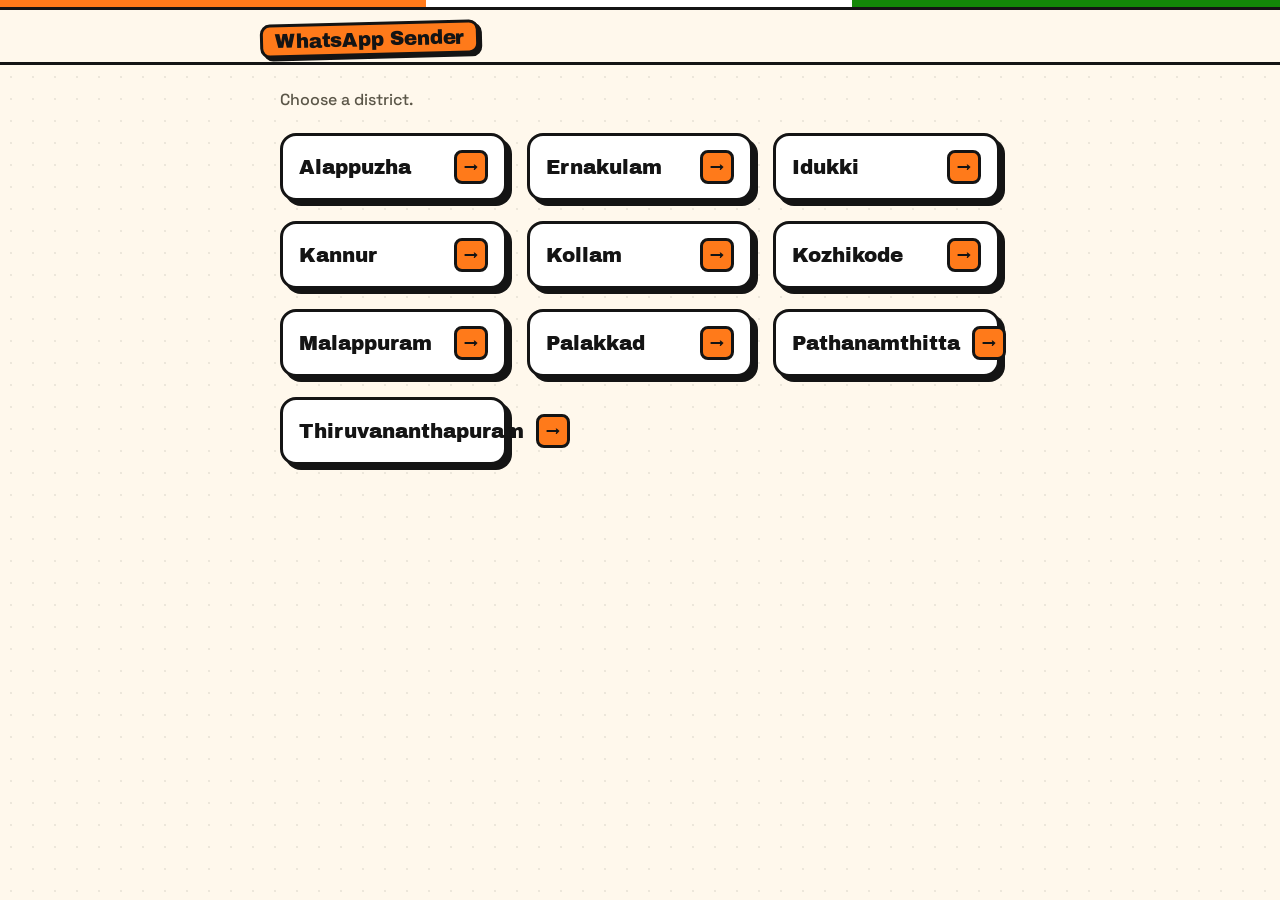
<file: index.html>
<!doctype html>
<html lang="en">
<head>
<meta charset="utf-8">
<meta name="viewport" content="width=device-width, initial-scale=1">
<title>WhatsApp Sender</title>
<link rel="preconnect" href="https://fonts.googleapis.com">
<link rel="preconnect" href="https://fonts.gstatic.com" crossorigin>
<link href="https://fonts.googleapis.com/css2?family=Archivo+Black&family=Space+Grotesk:wght@400;500;700&family=Noto+Sans+Malayalam:wght@500;700&display=swap" rel="stylesheet">
<link rel="stylesheet" href="assets/style.css">
</head>
<body data-root="./">
<div class="strip"></div>
<div id="app"><noscript>This page needs JavaScript.</noscript></div>
<script src="assets/app.js"></script>
</body>
</html>
</file>
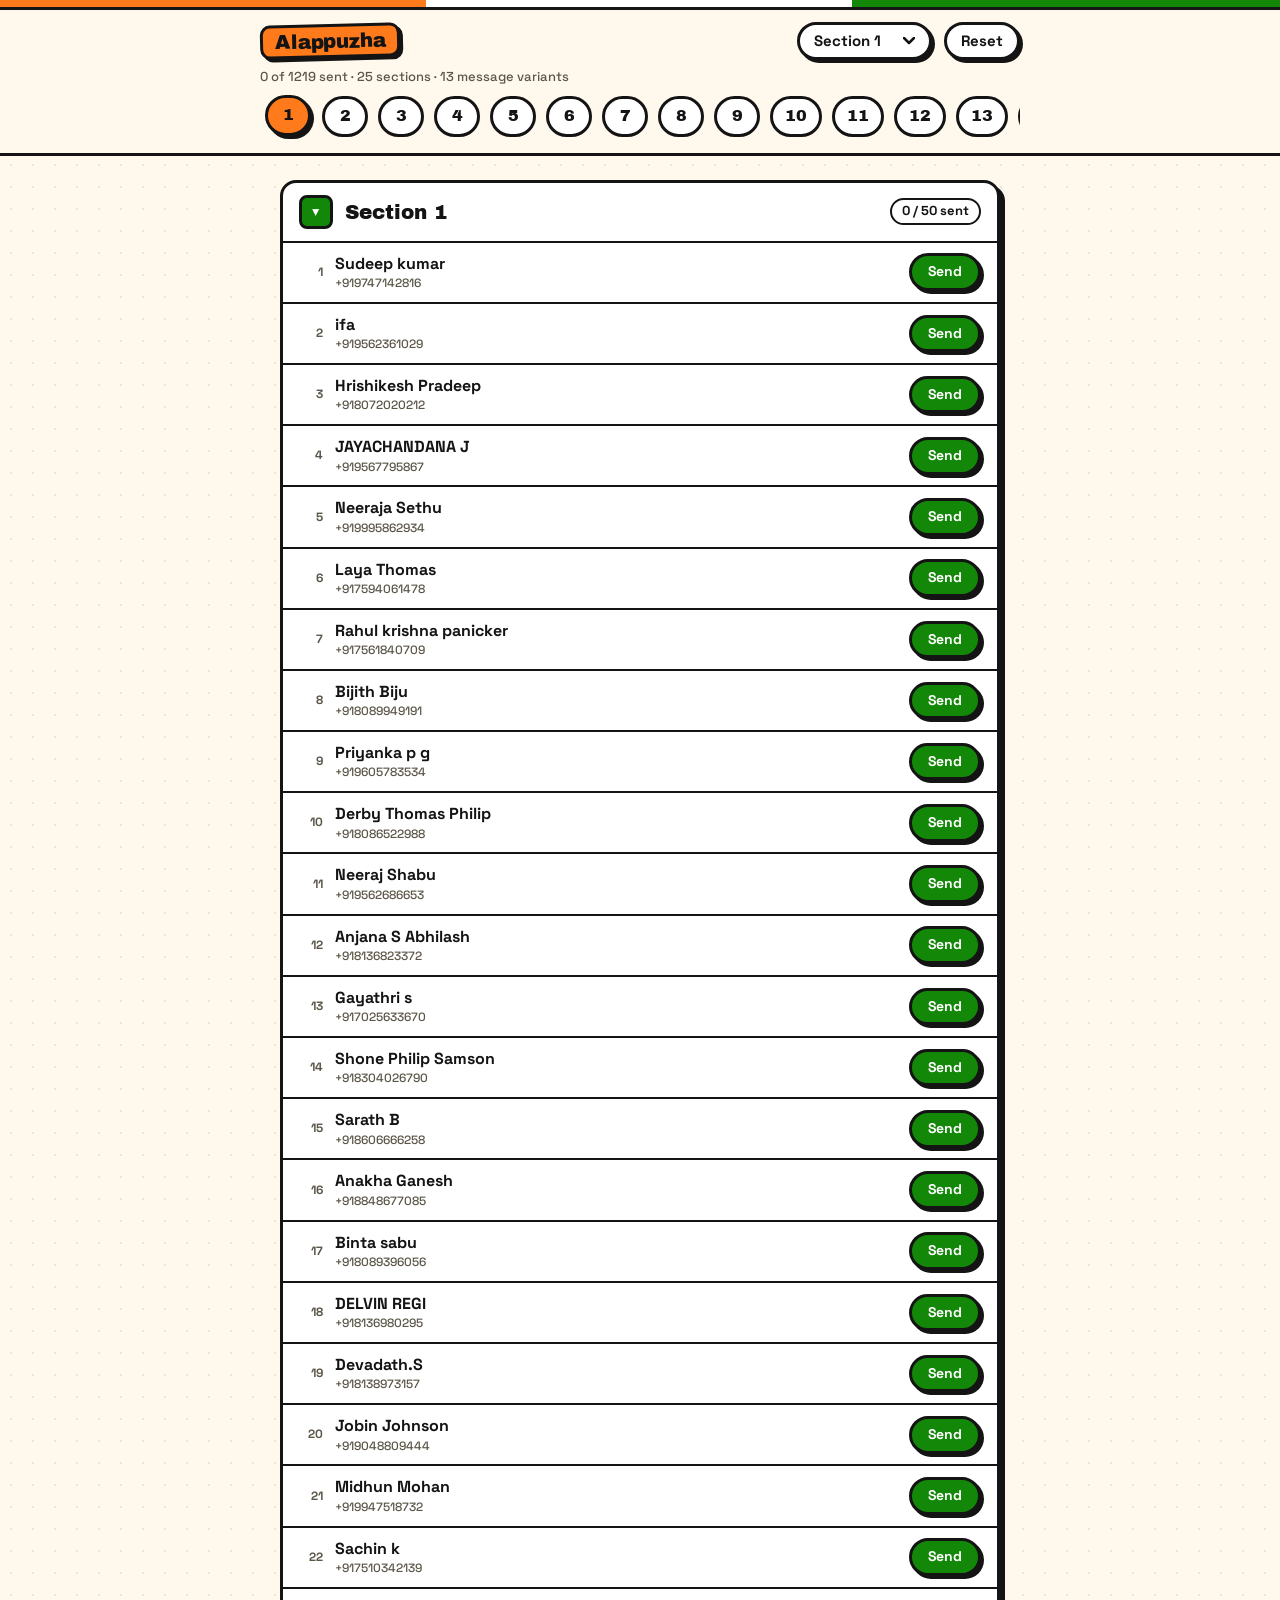
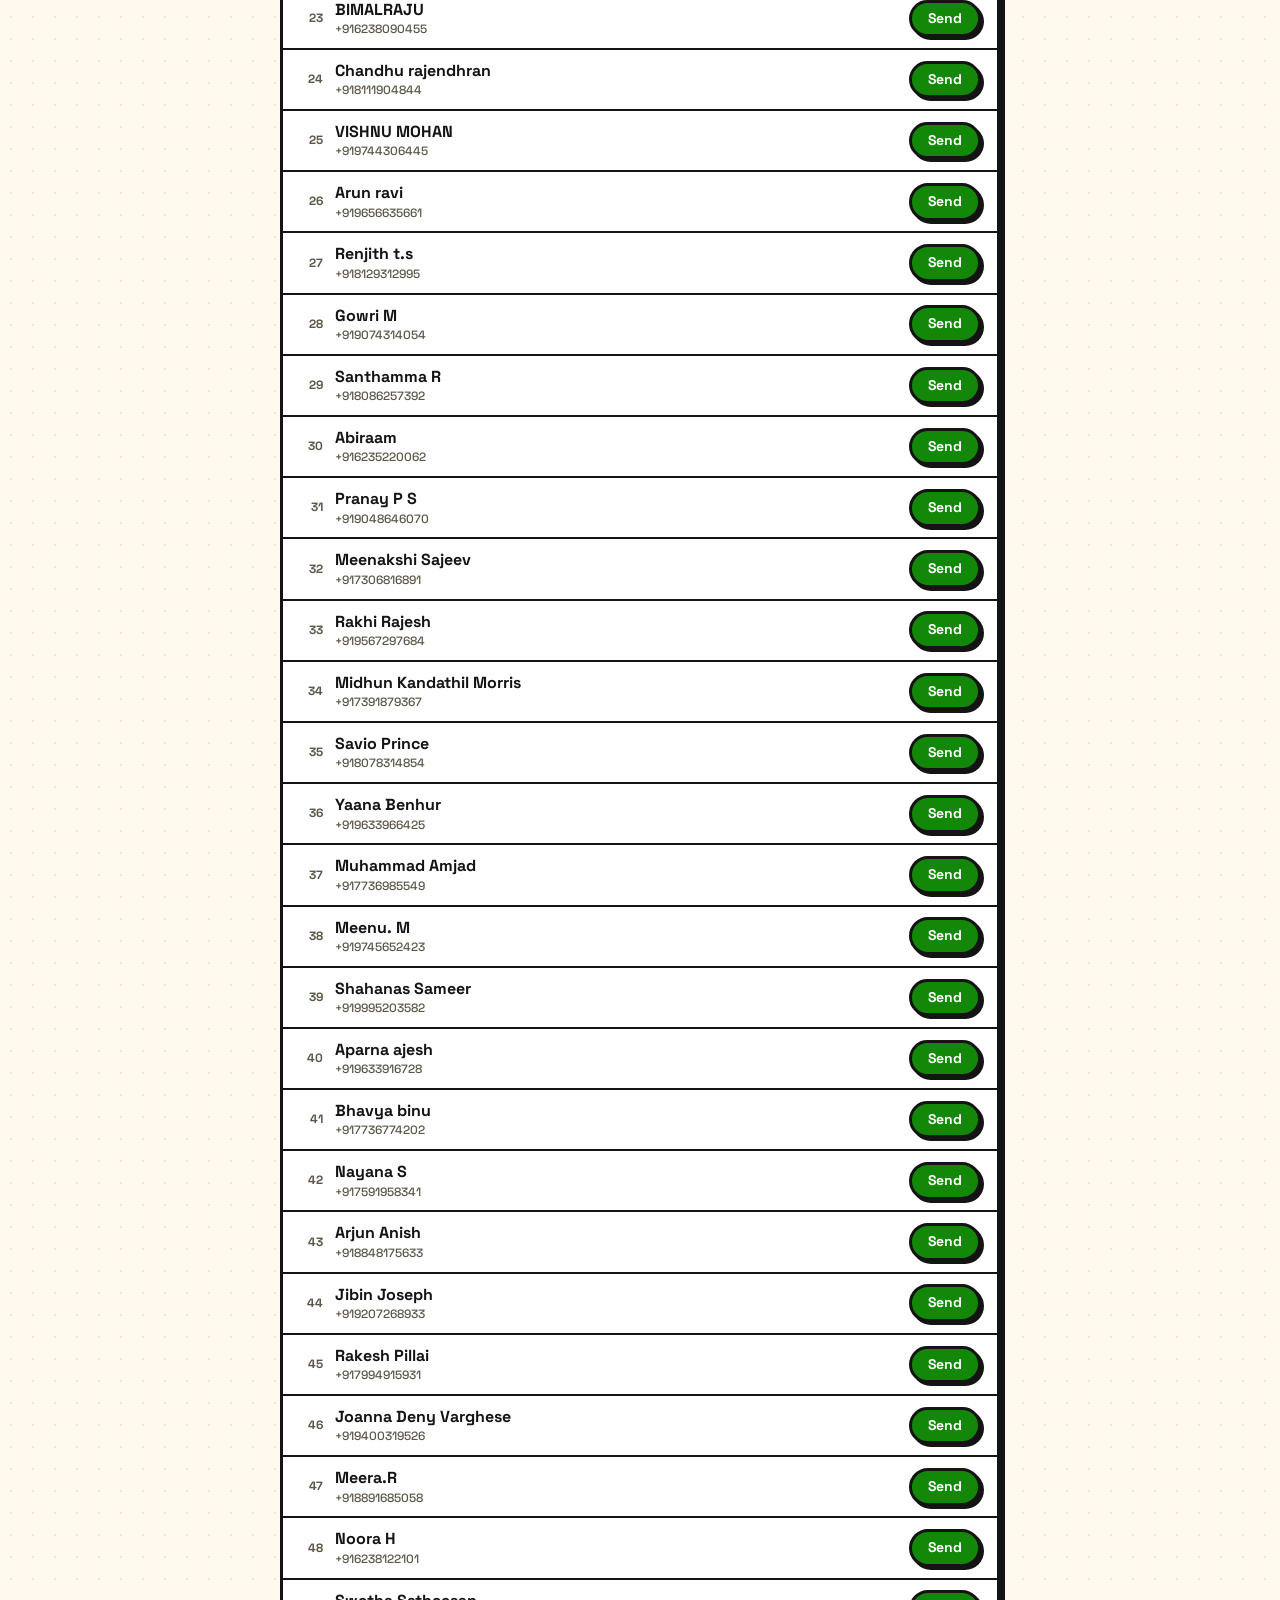
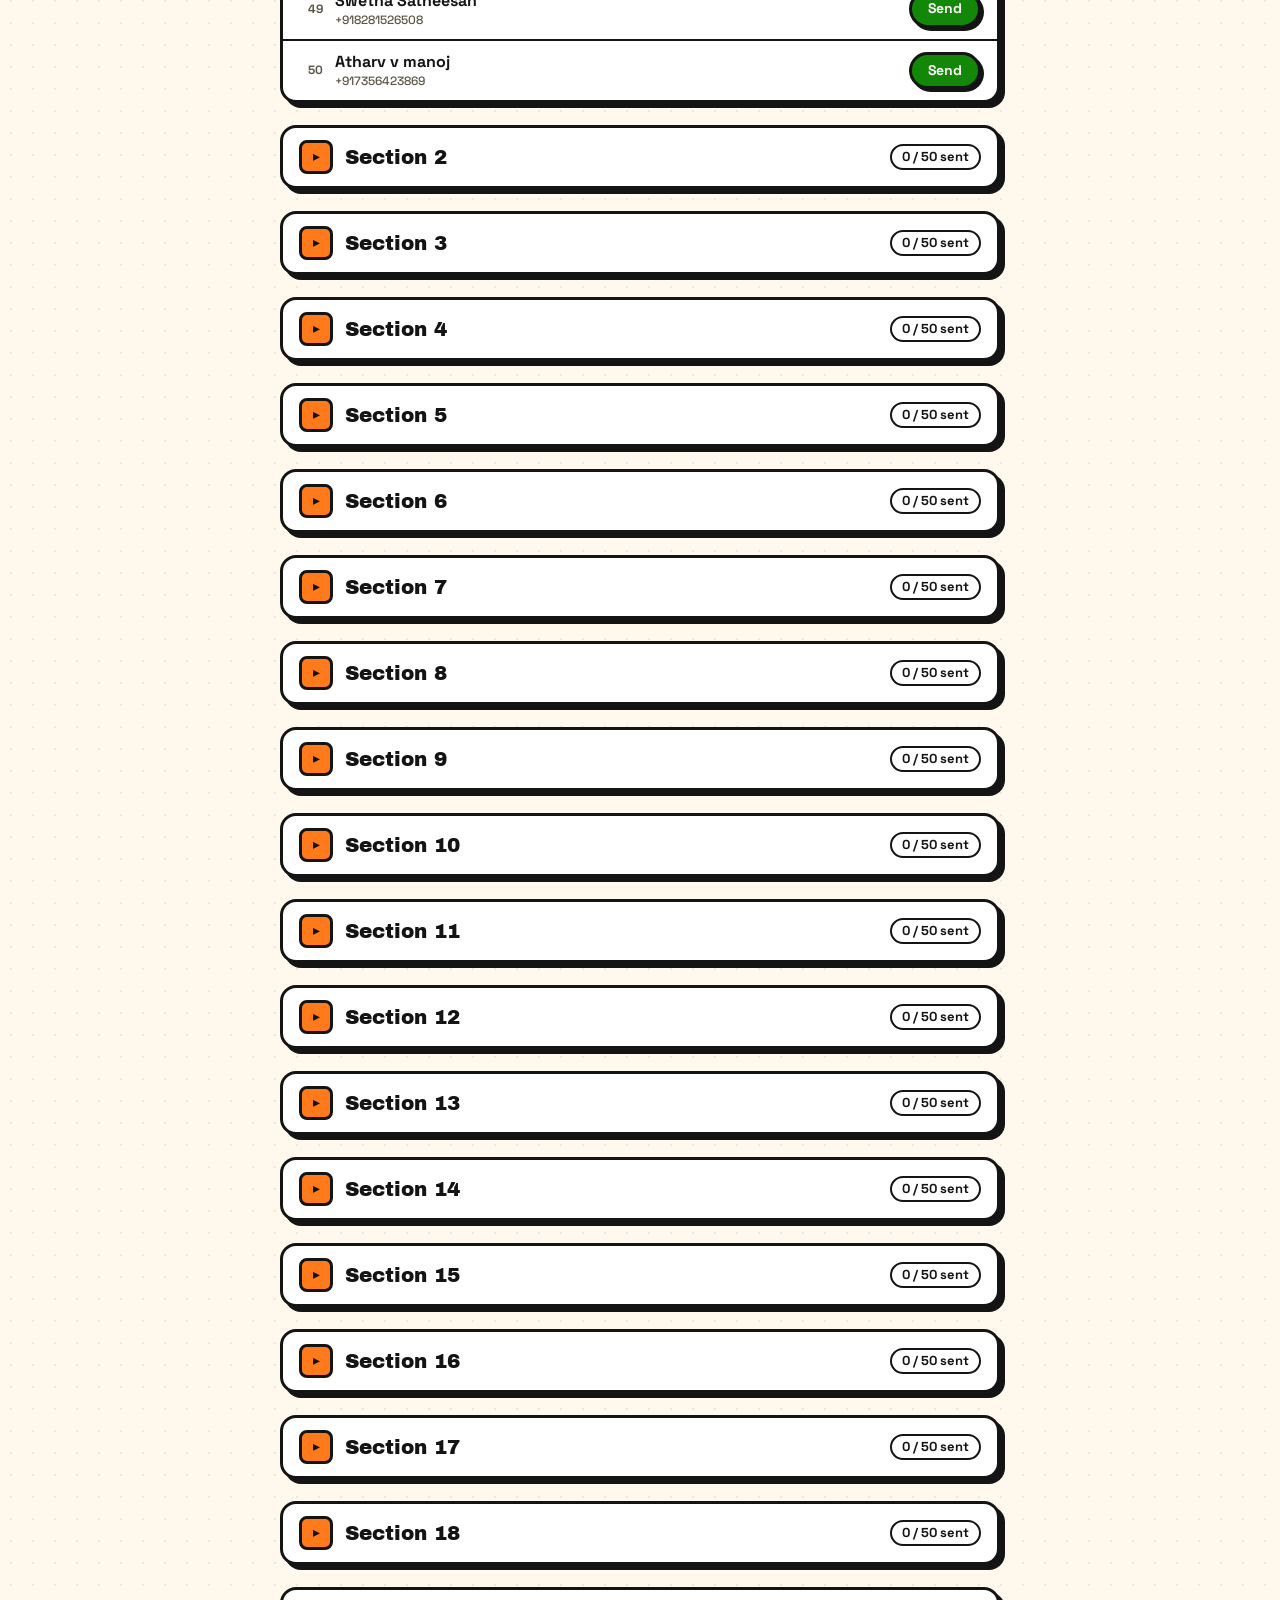
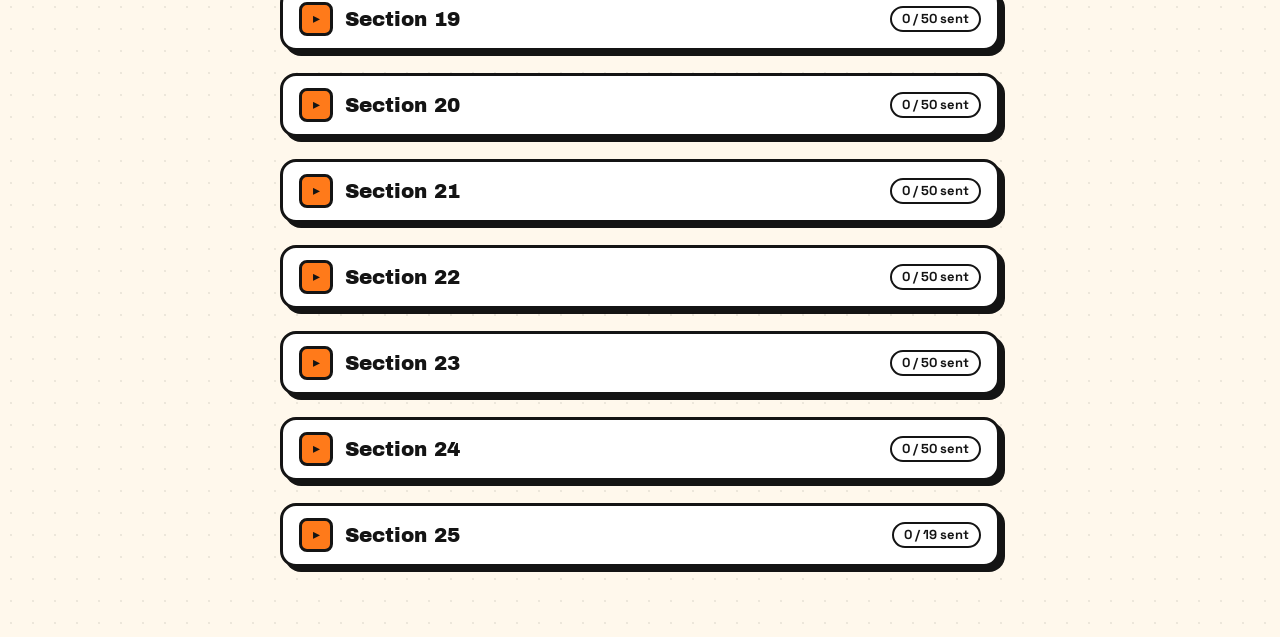
<file: alappuzha/index.html>
<!doctype html>
<html lang="en">
<head>
<meta charset="utf-8">
<meta name="viewport" content="width=device-width, initial-scale=1">
<title>Alappuzha · WhatsApp Sender</title>
<link rel="preconnect" href="https://fonts.googleapis.com">
<link rel="preconnect" href="https://fonts.gstatic.com" crossorigin>
<link href="https://fonts.googleapis.com/css2?family=Archivo+Black&family=Space+Grotesk:wght@400;500;700&family=Noto+Sans+Malayalam:wght@500;700&display=swap" rel="stylesheet">
<link rel="stylesheet" href="../assets/style.css">
</head>
<body data-root="../" data-district="alappuzha">
<div class="strip"></div>
<div id="app"><noscript>This page needs JavaScript.</noscript></div>
<script src="../assets/app.js"></script>
</body>
</html>
</file>
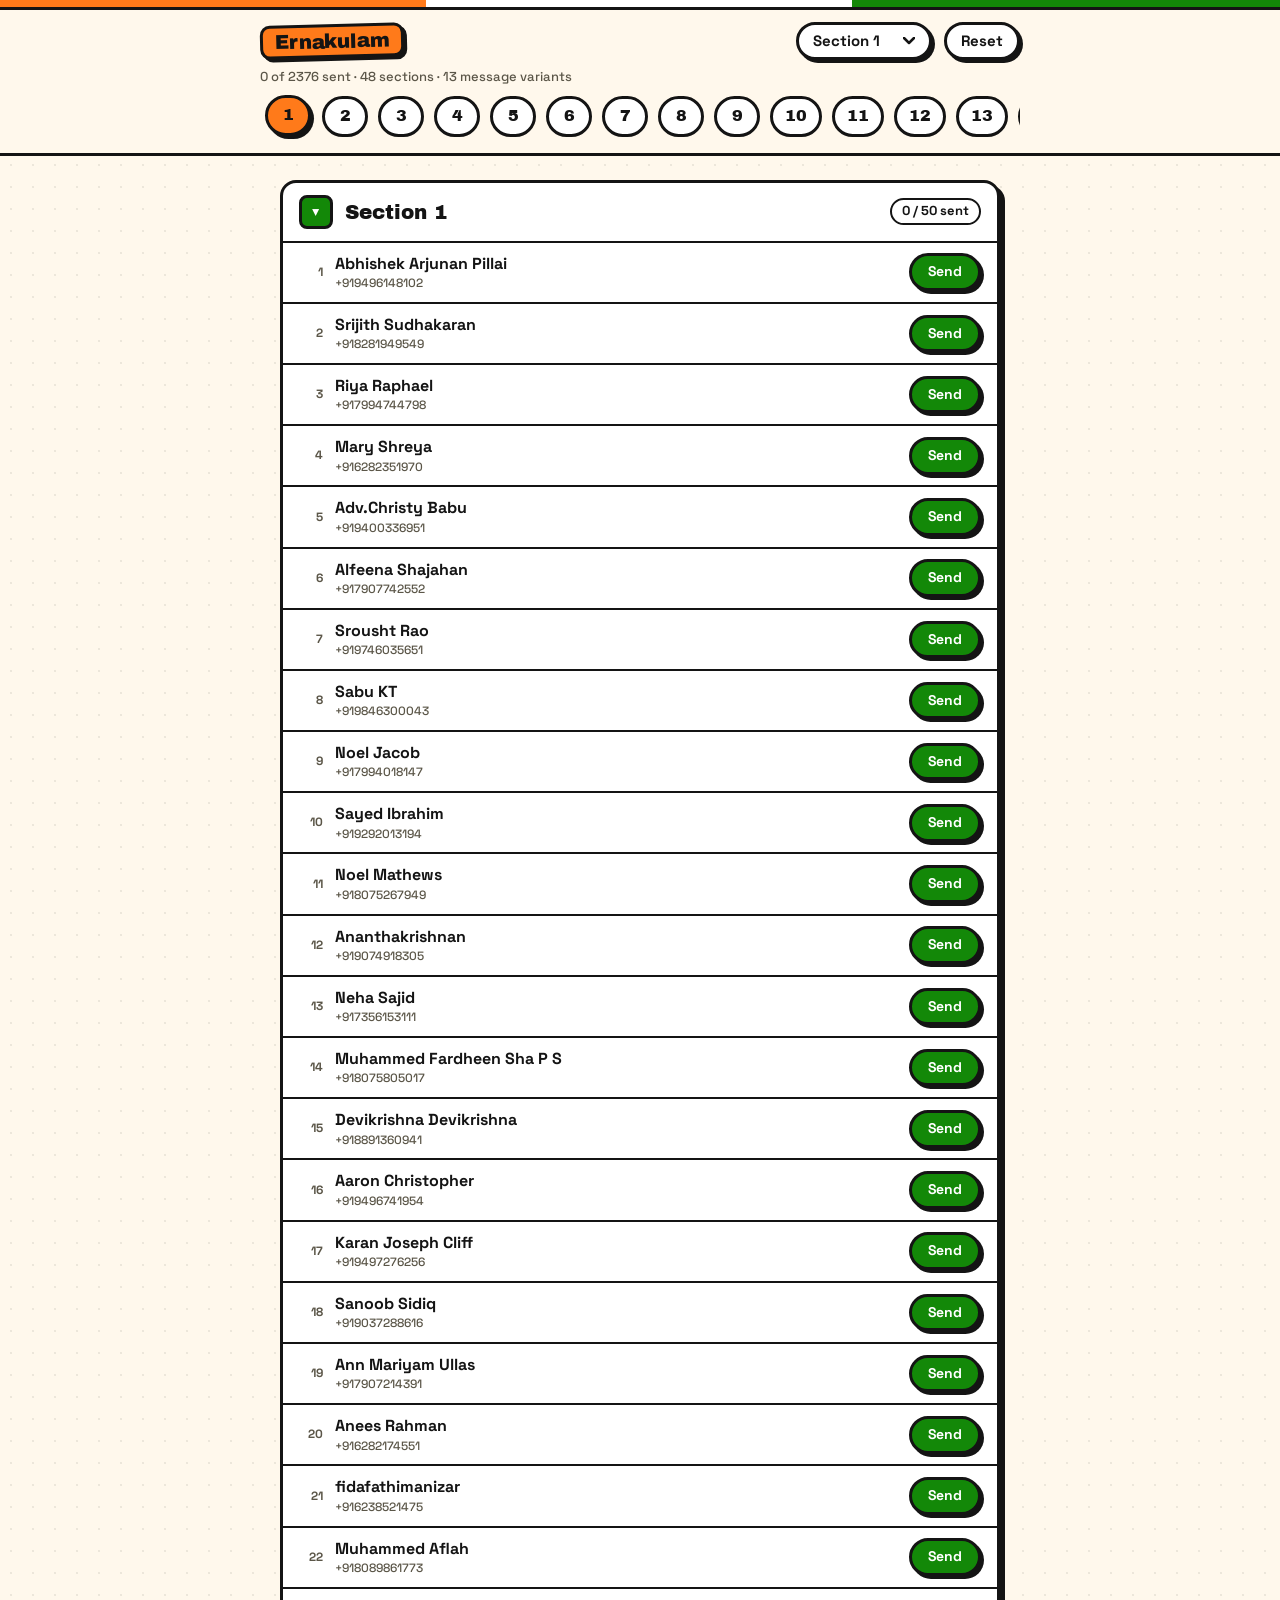
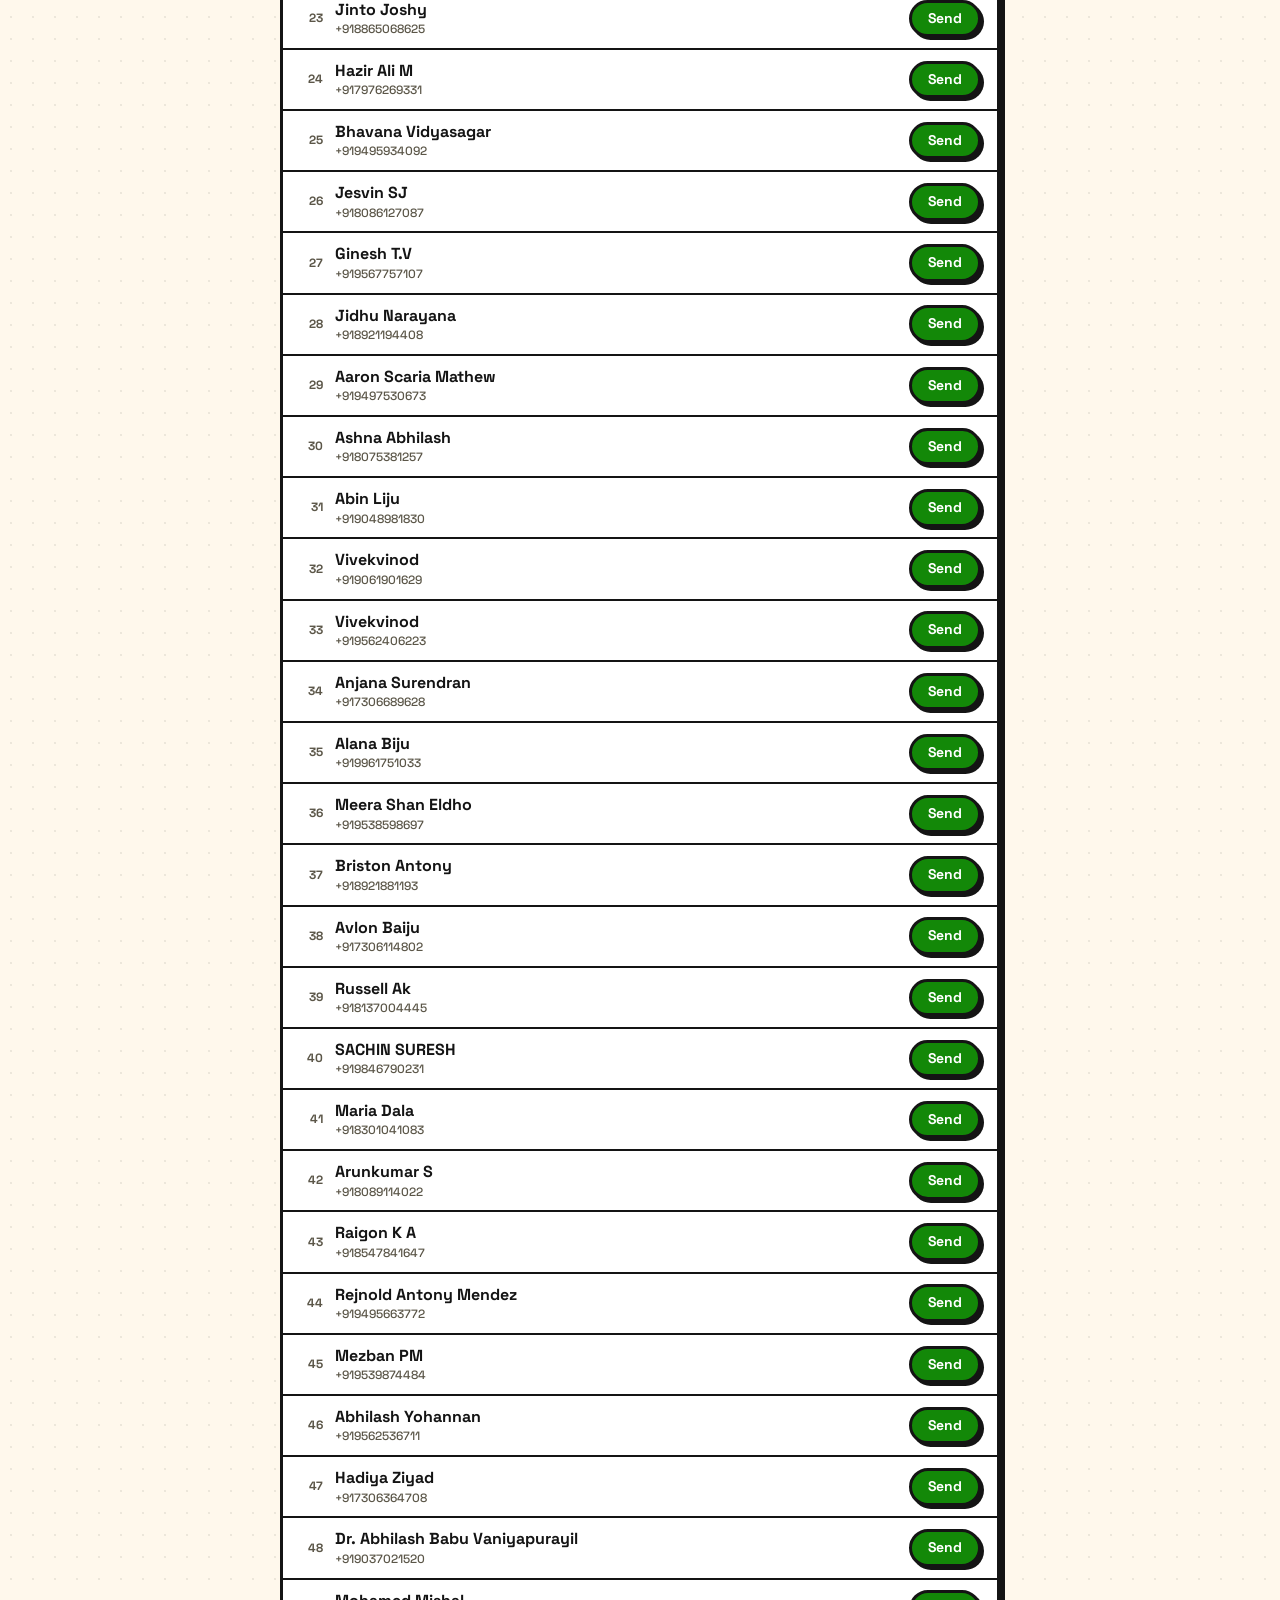
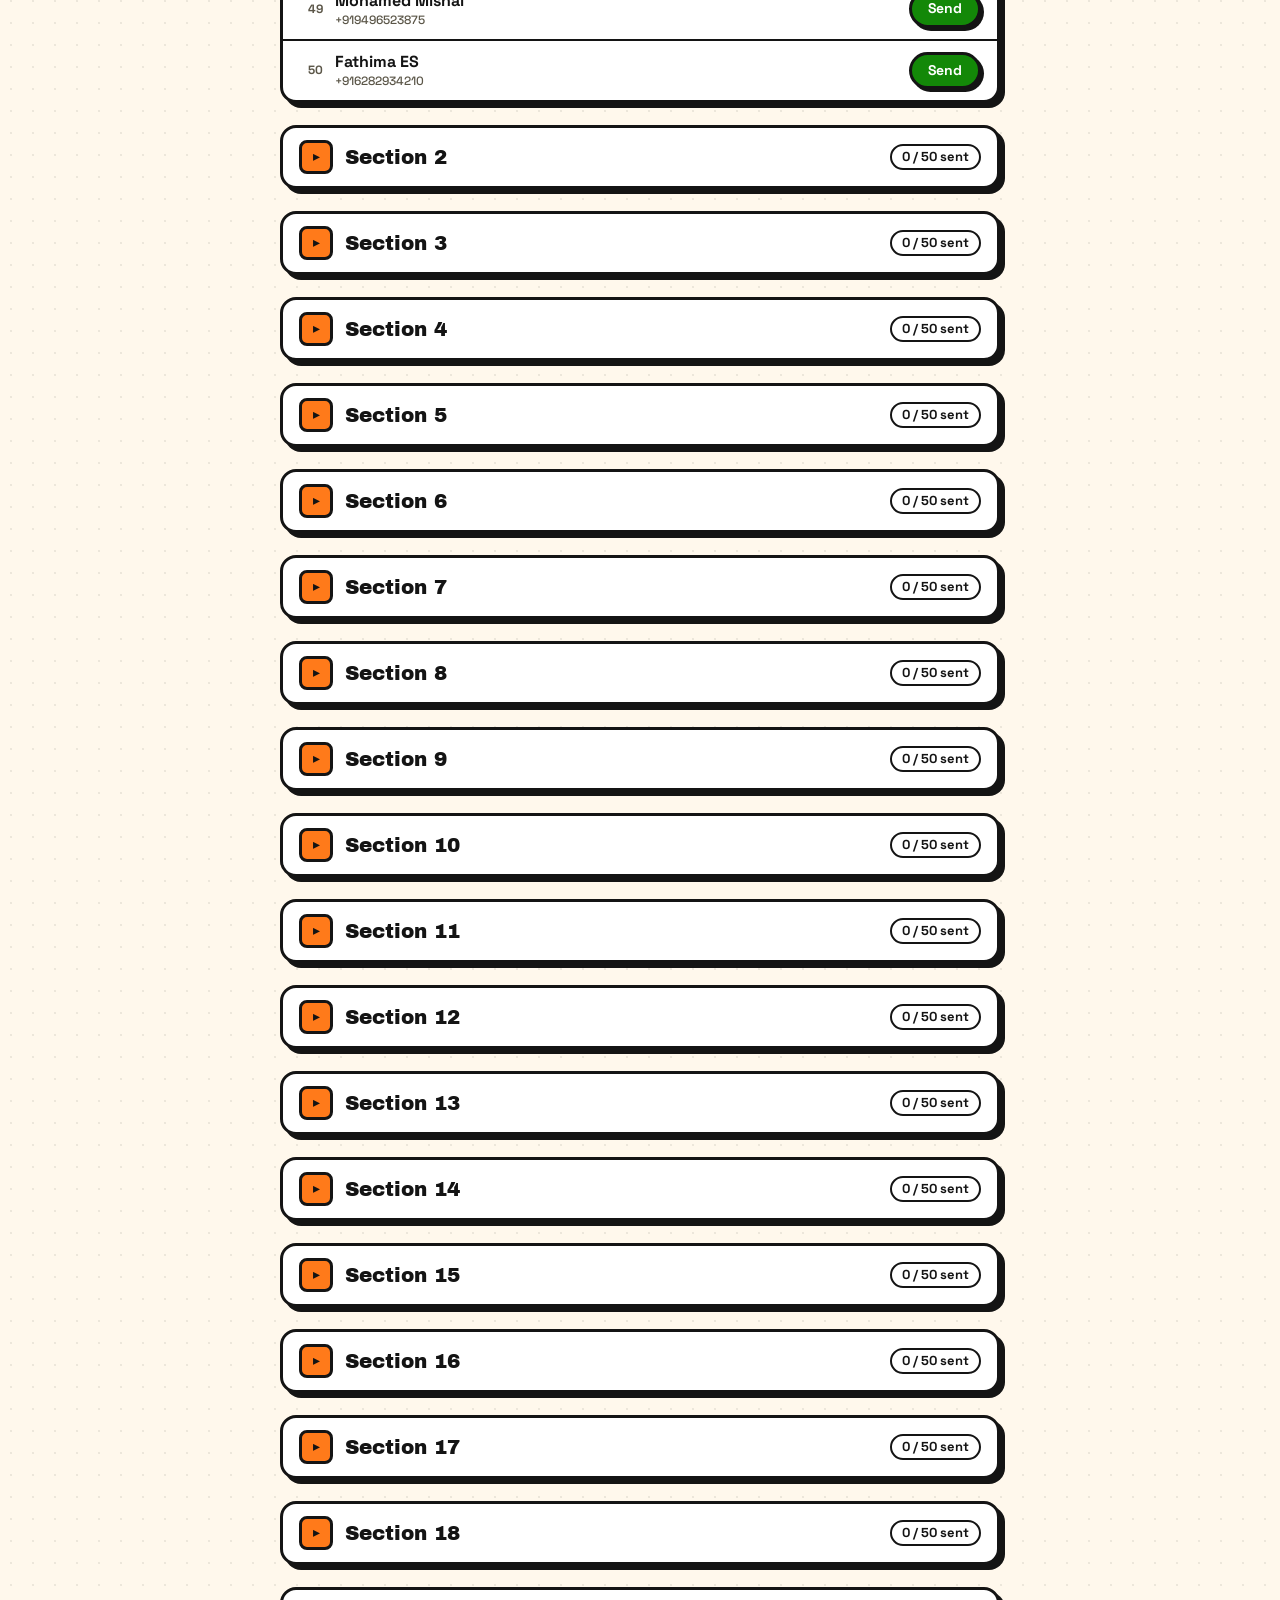
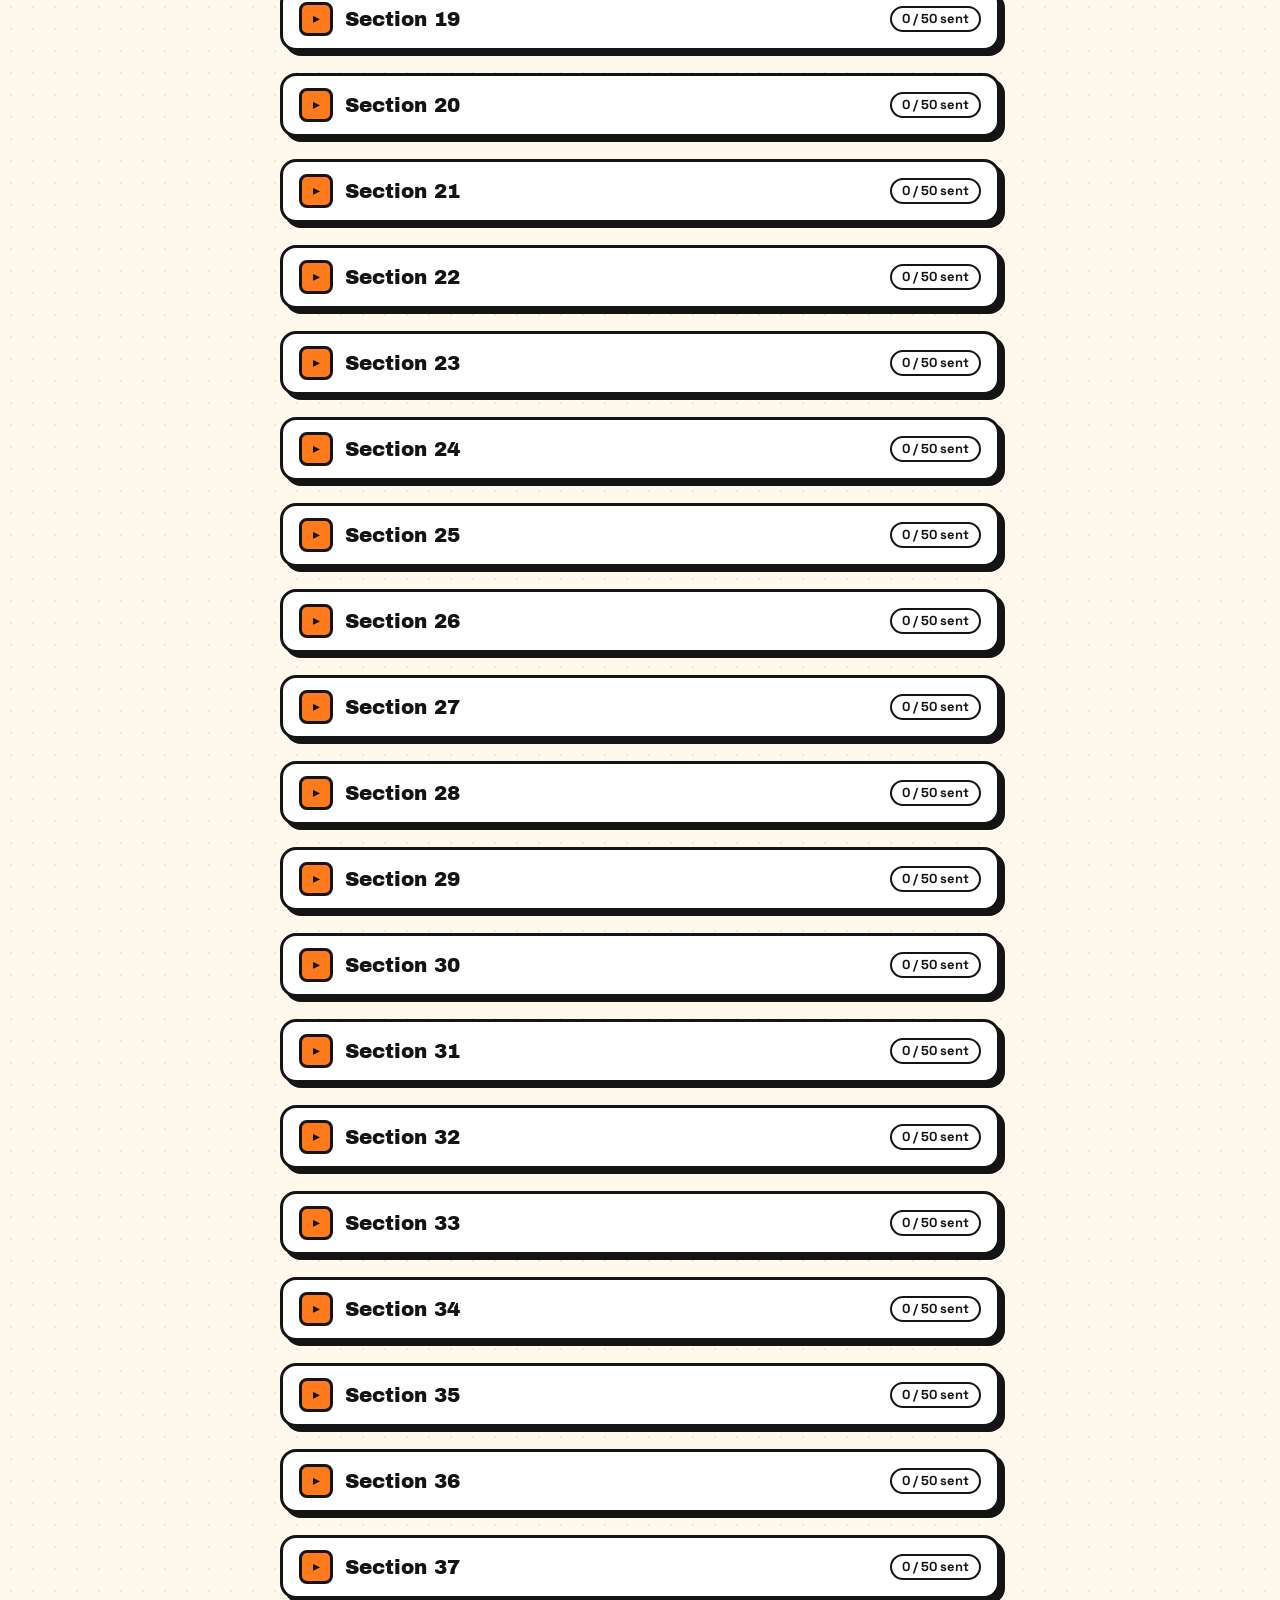
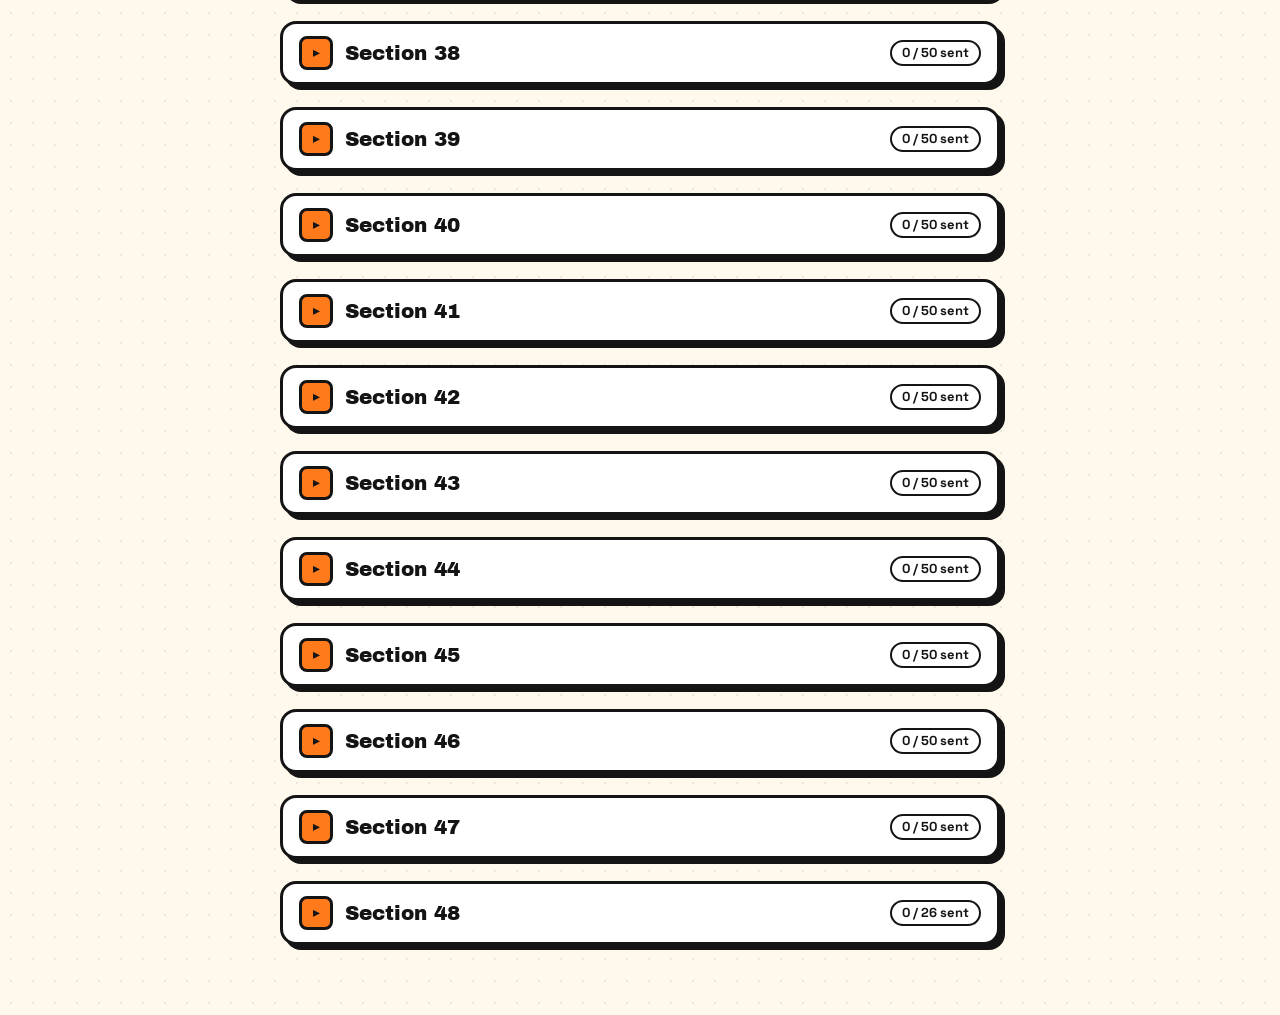
<file: ernakulam/index.html>
<!doctype html>
<html lang="en">
<head>
<meta charset="utf-8">
<meta name="viewport" content="width=device-width, initial-scale=1">
<title>Ernakulam · WhatsApp Sender</title>
<link rel="preconnect" href="https://fonts.googleapis.com">
<link rel="preconnect" href="https://fonts.gstatic.com" crossorigin>
<link href="https://fonts.googleapis.com/css2?family=Archivo+Black&family=Space+Grotesk:wght@400;500;700&family=Noto+Sans+Malayalam:wght@500;700&display=swap" rel="stylesheet">
<link rel="stylesheet" href="../assets/style.css">
</head>
<body data-root="../" data-district="ernakulam">
<div class="strip"></div>
<div id="app"><noscript>This page needs JavaScript.</noscript></div>
<script src="../assets/app.js"></script>
</body>
</html>
</file>
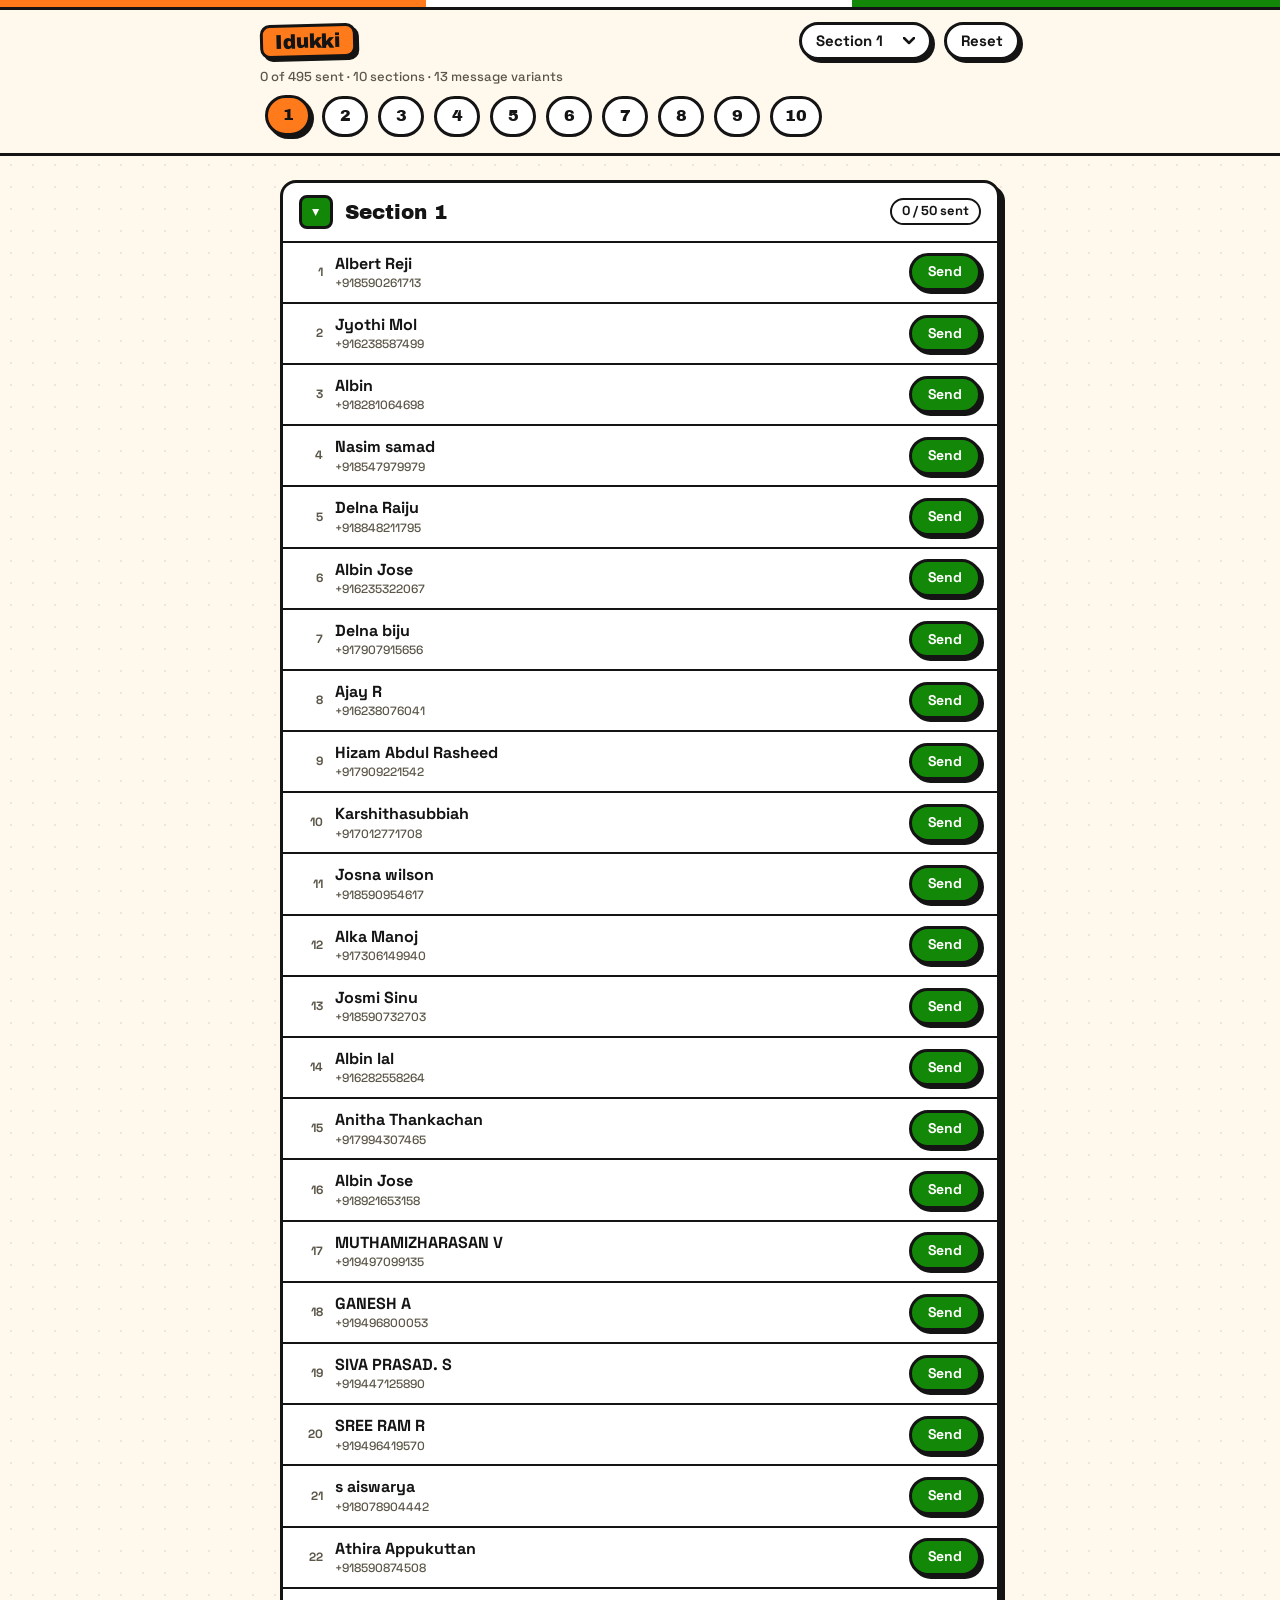
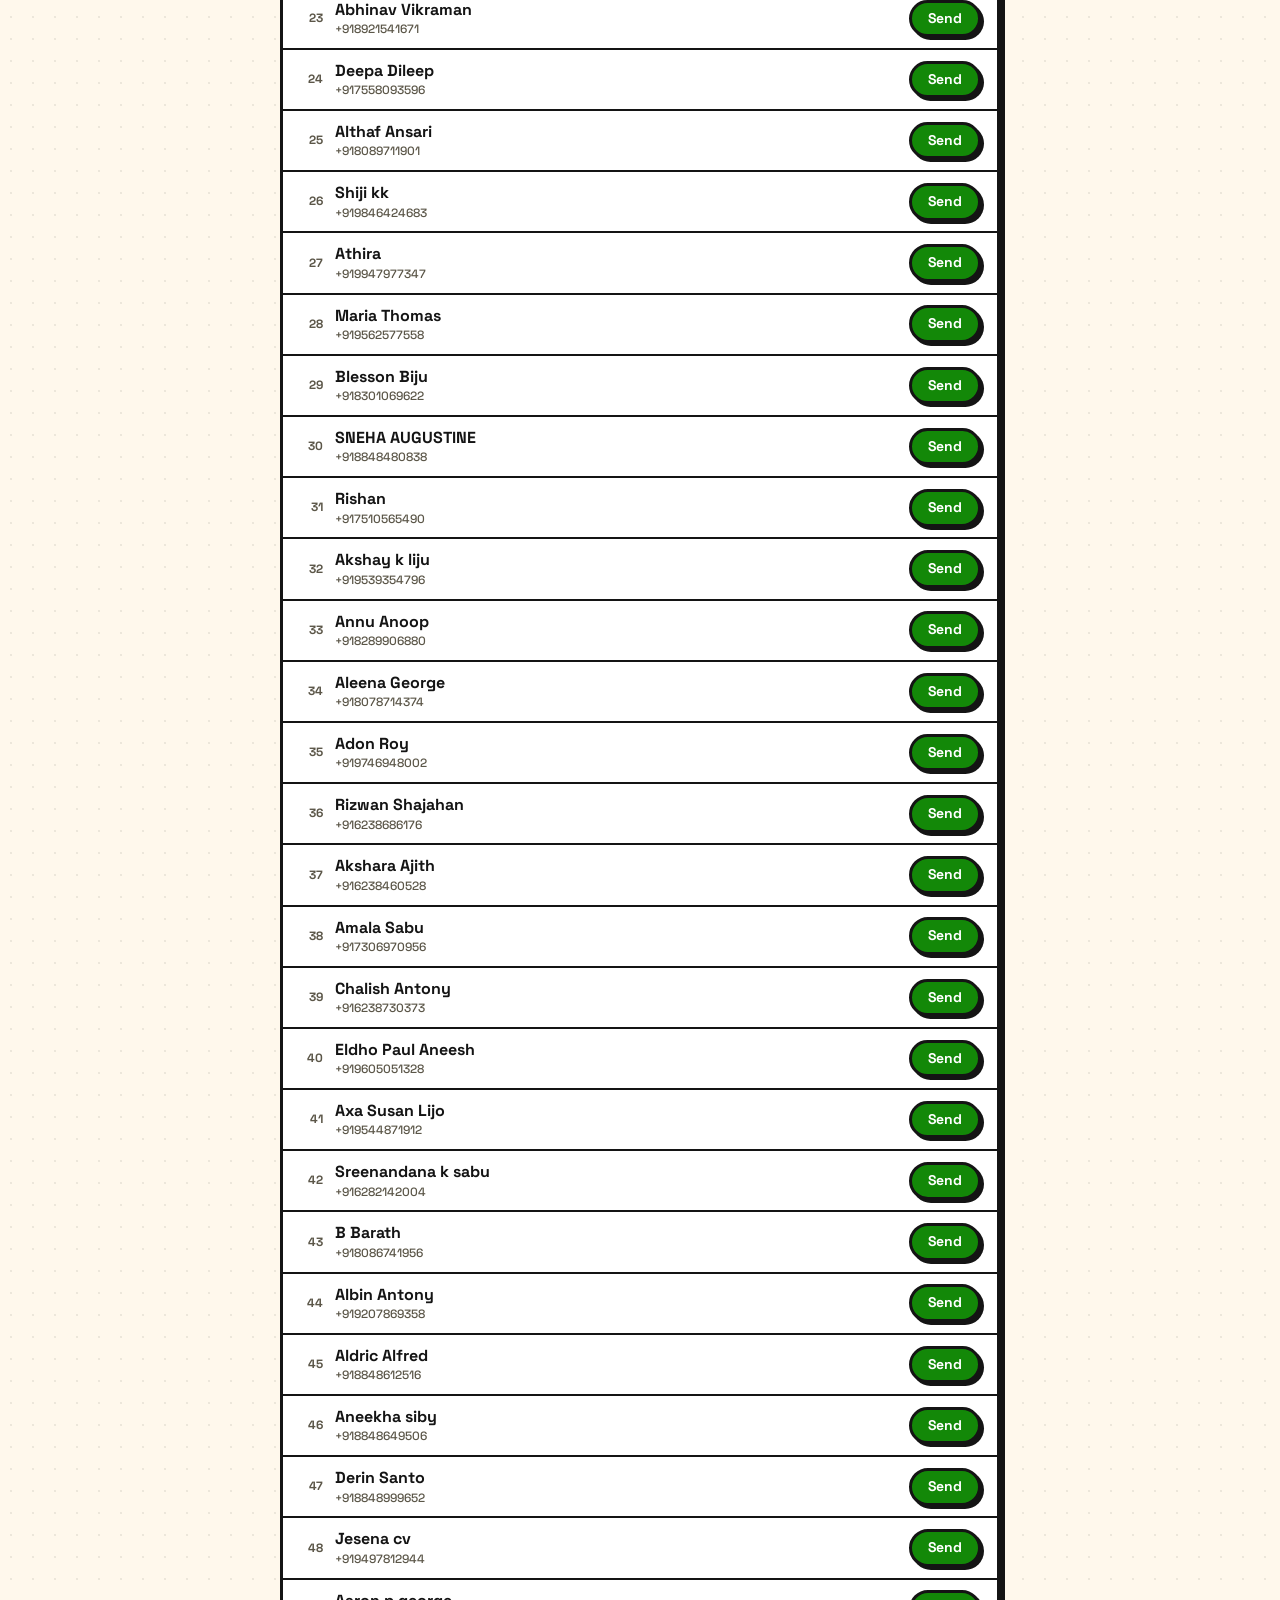
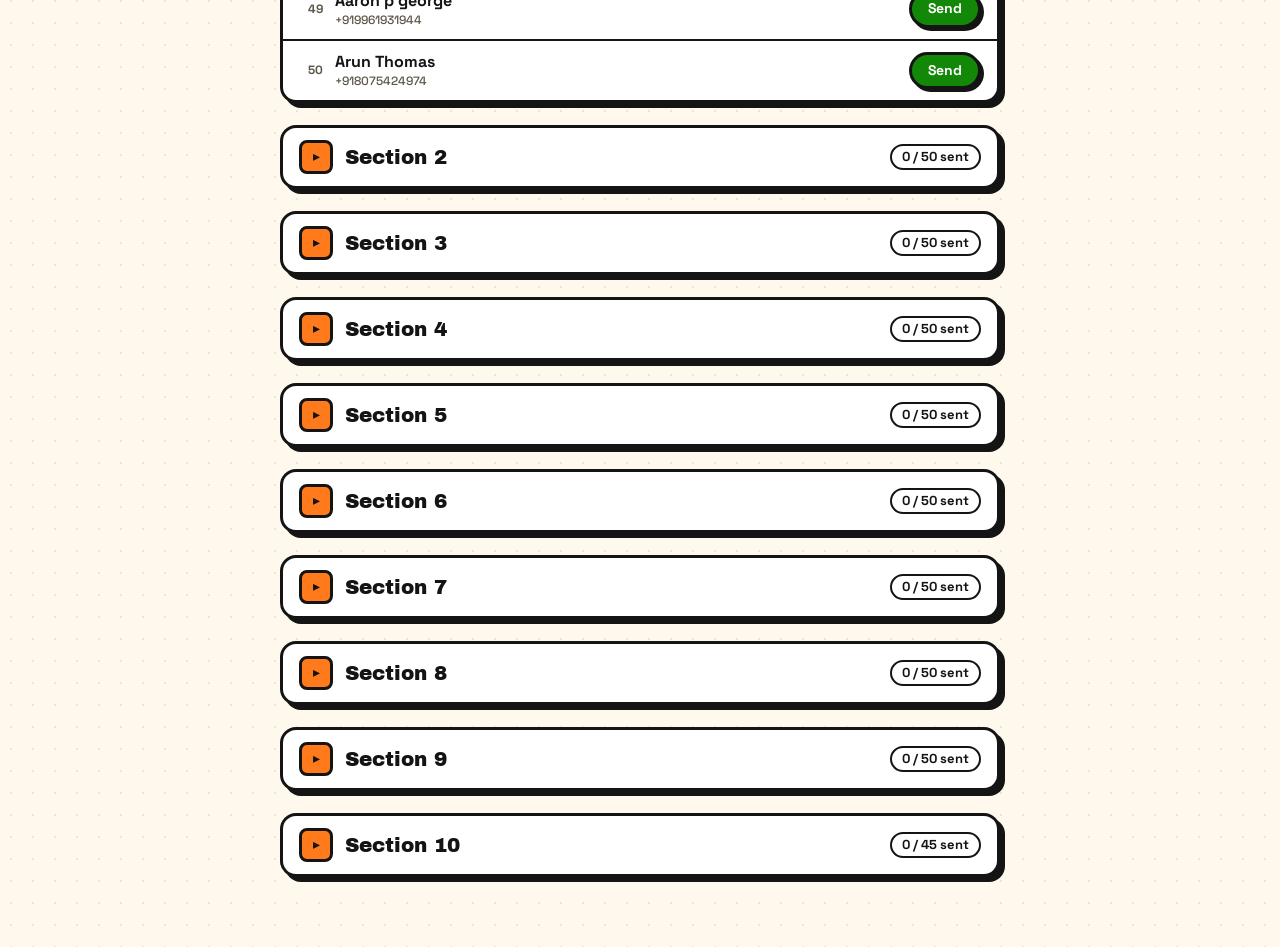
<file: idukki/index.html>
<!doctype html>
<html lang="en">
<head>
<meta charset="utf-8">
<meta name="viewport" content="width=device-width, initial-scale=1">
<title>Idukki · WhatsApp Sender</title>
<link rel="preconnect" href="https://fonts.googleapis.com">
<link rel="preconnect" href="https://fonts.gstatic.com" crossorigin>
<link href="https://fonts.googleapis.com/css2?family=Archivo+Black&family=Space+Grotesk:wght@400;500;700&family=Noto+Sans+Malayalam:wght@500;700&display=swap" rel="stylesheet">
<link rel="stylesheet" href="../assets/style.css">
</head>
<body data-root="../" data-district="idukki">
<div class="strip"></div>
<div id="app"><noscript>This page needs JavaScript.</noscript></div>
<script src="../assets/app.js"></script>
</body>
</html>
</file>
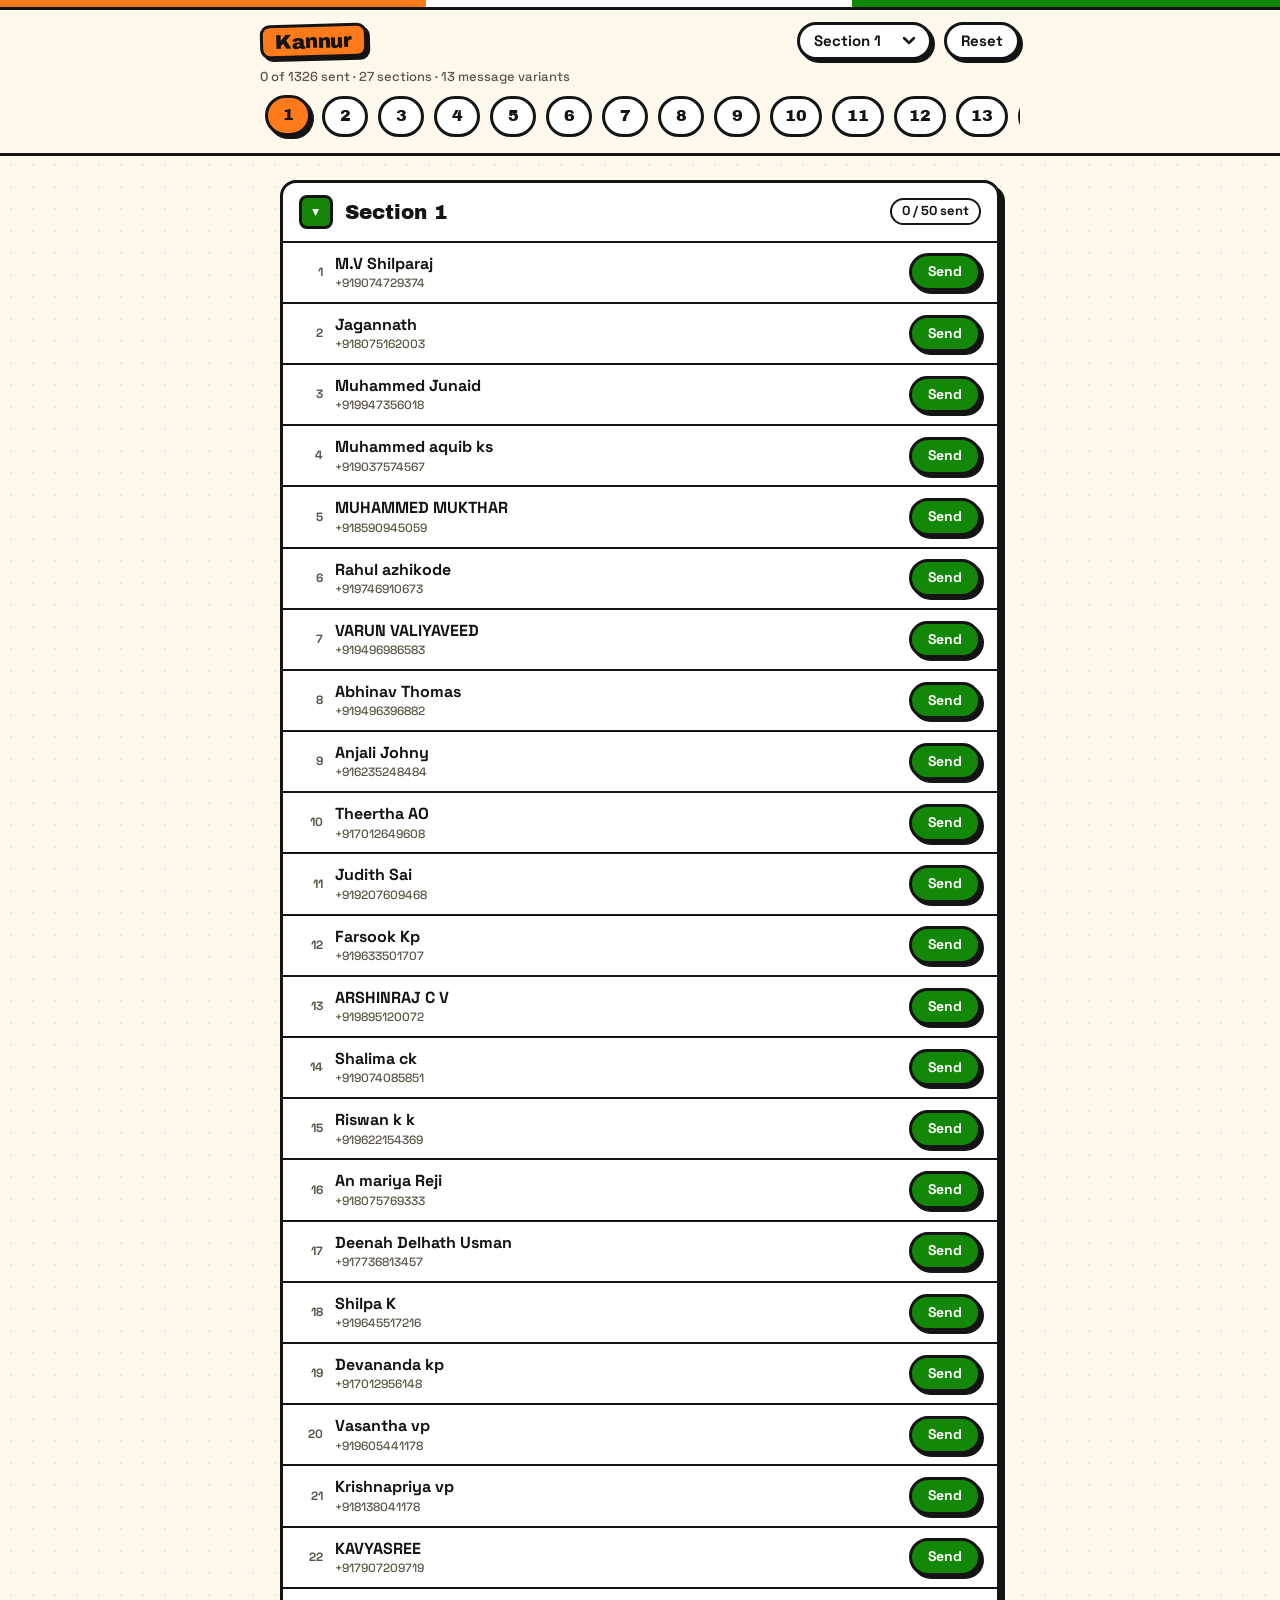
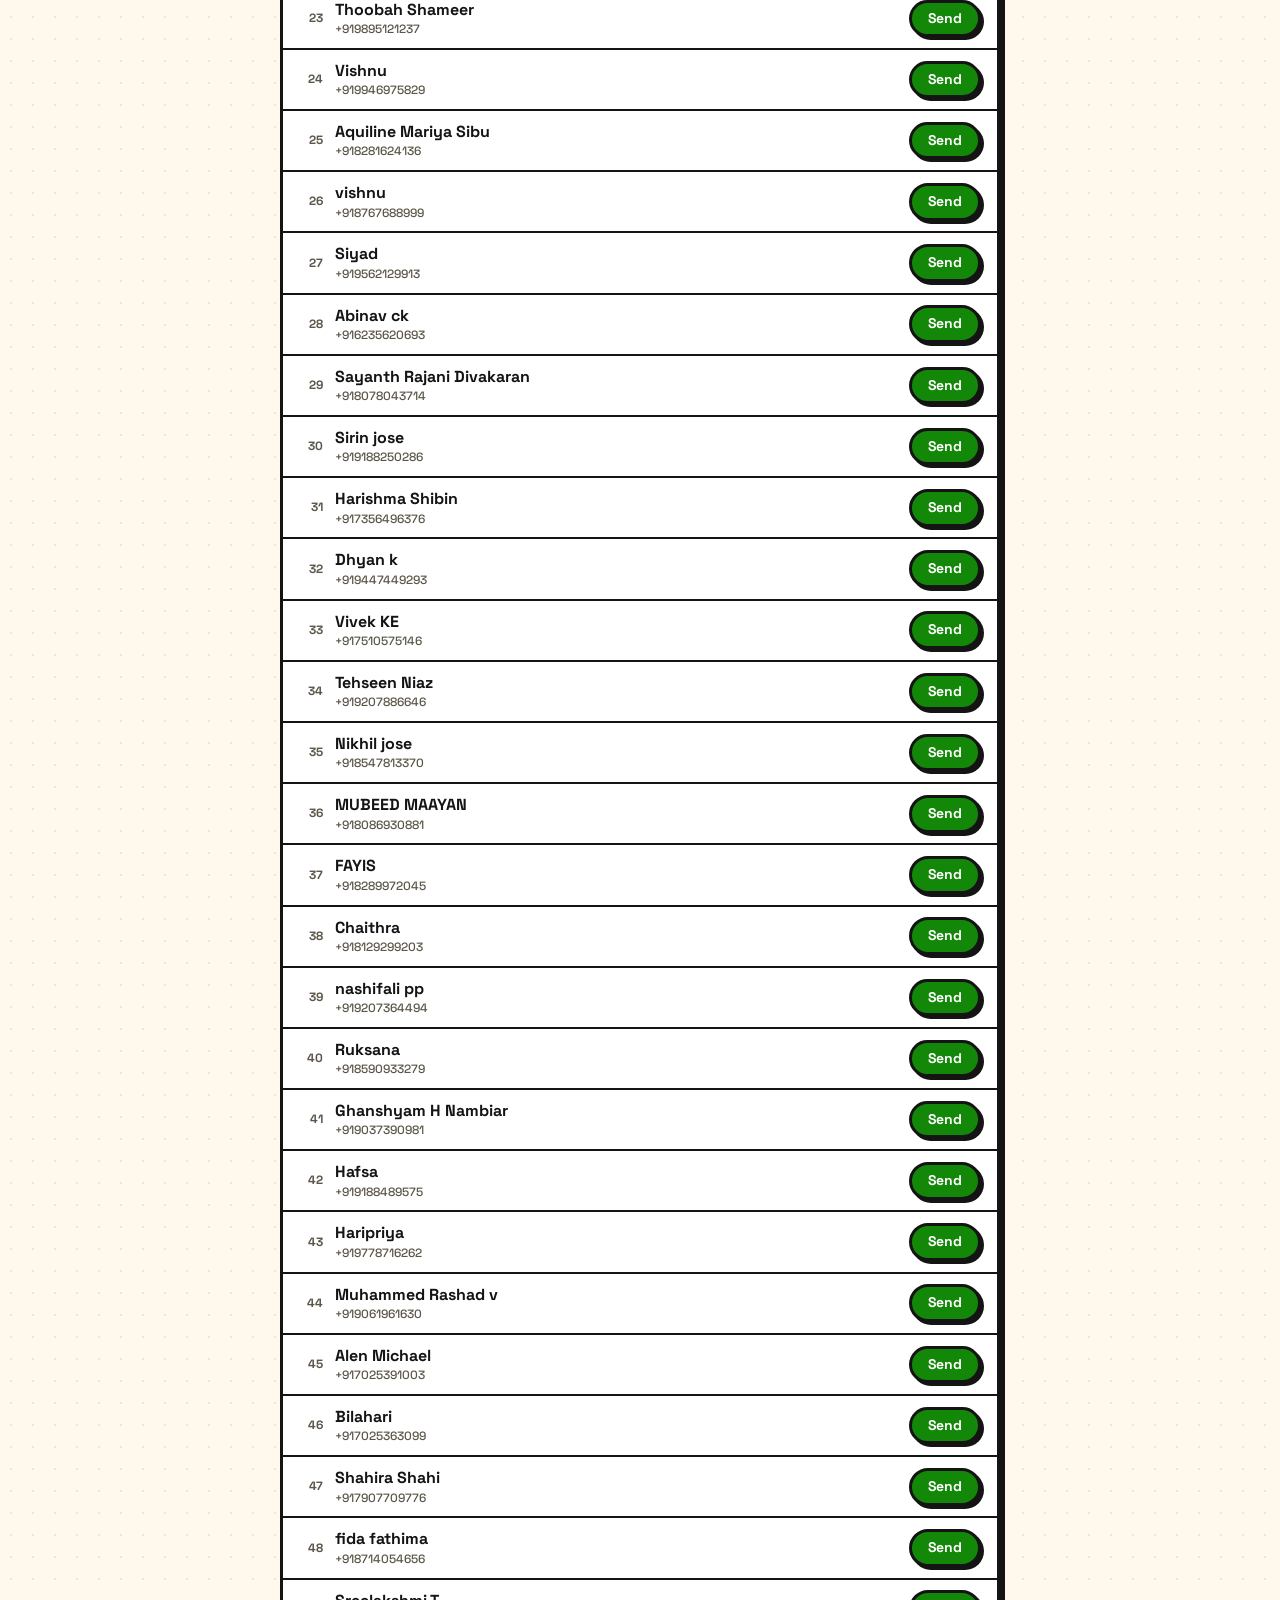
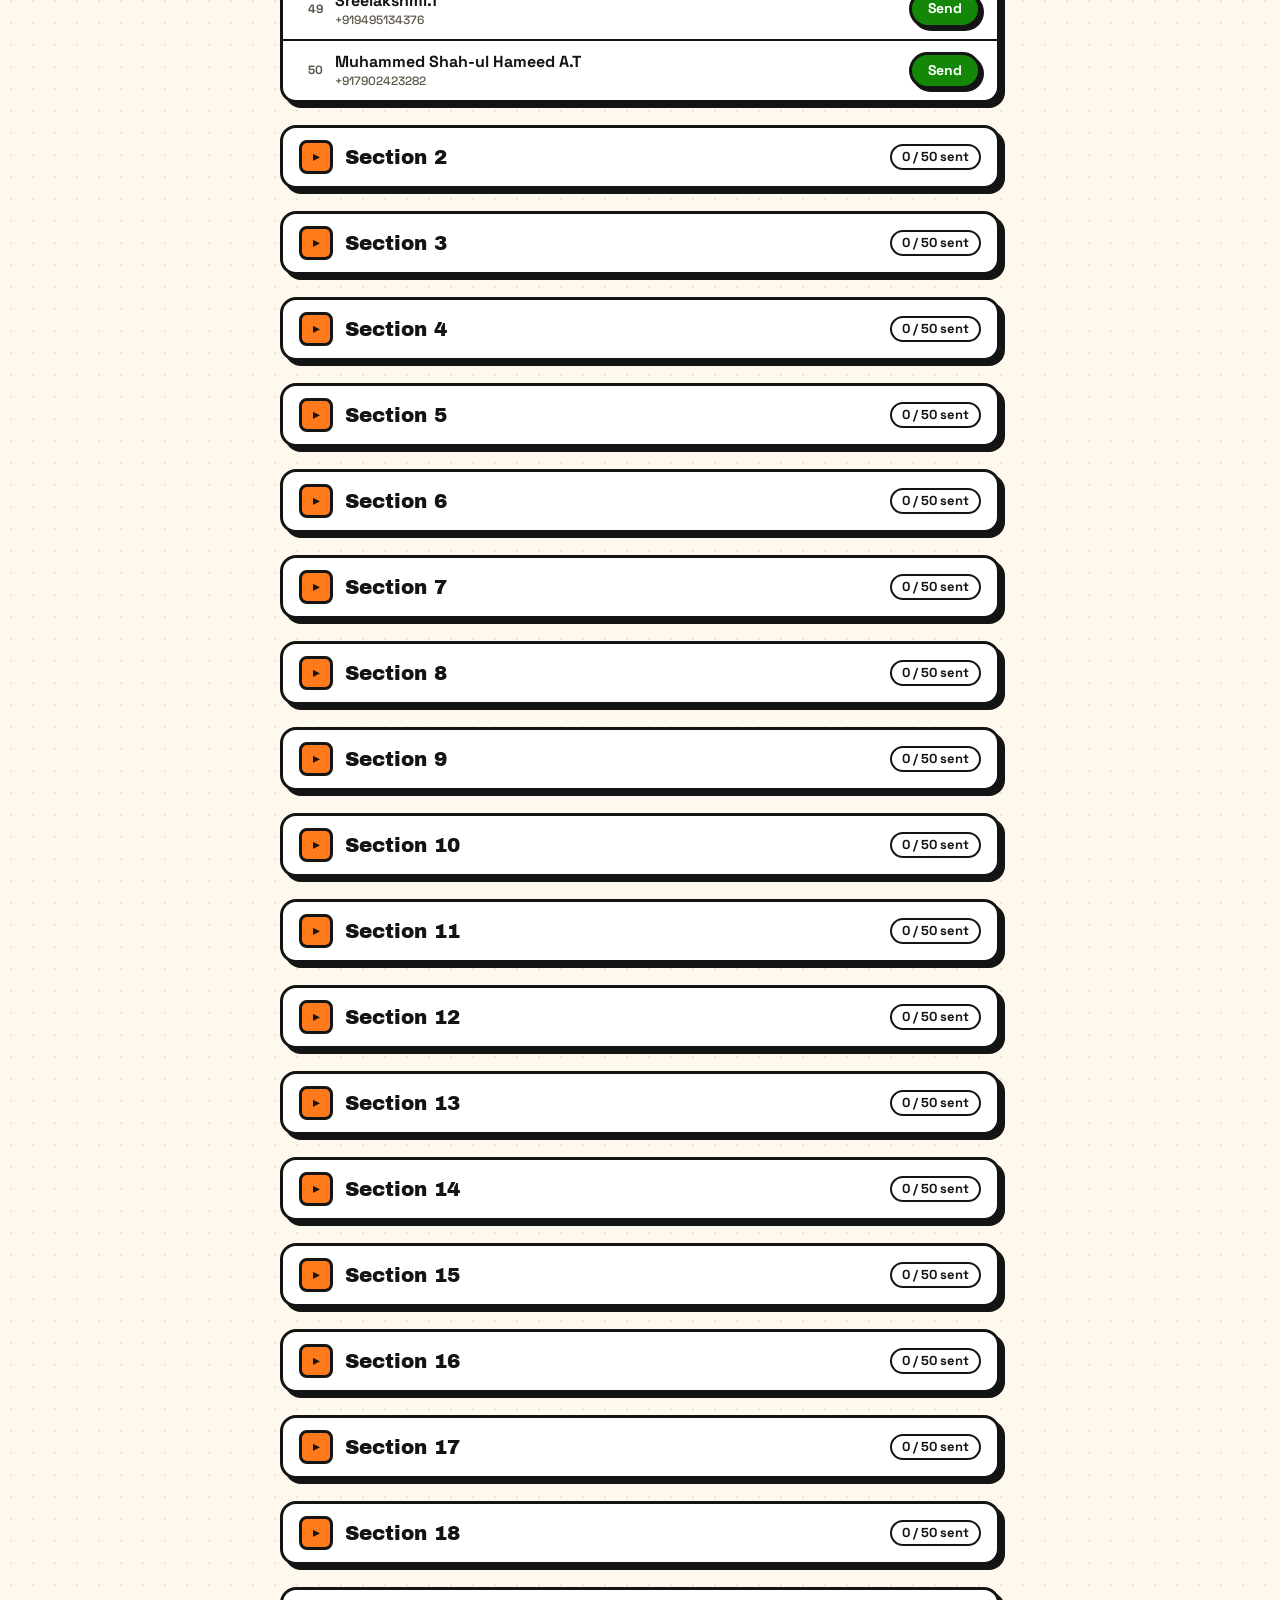
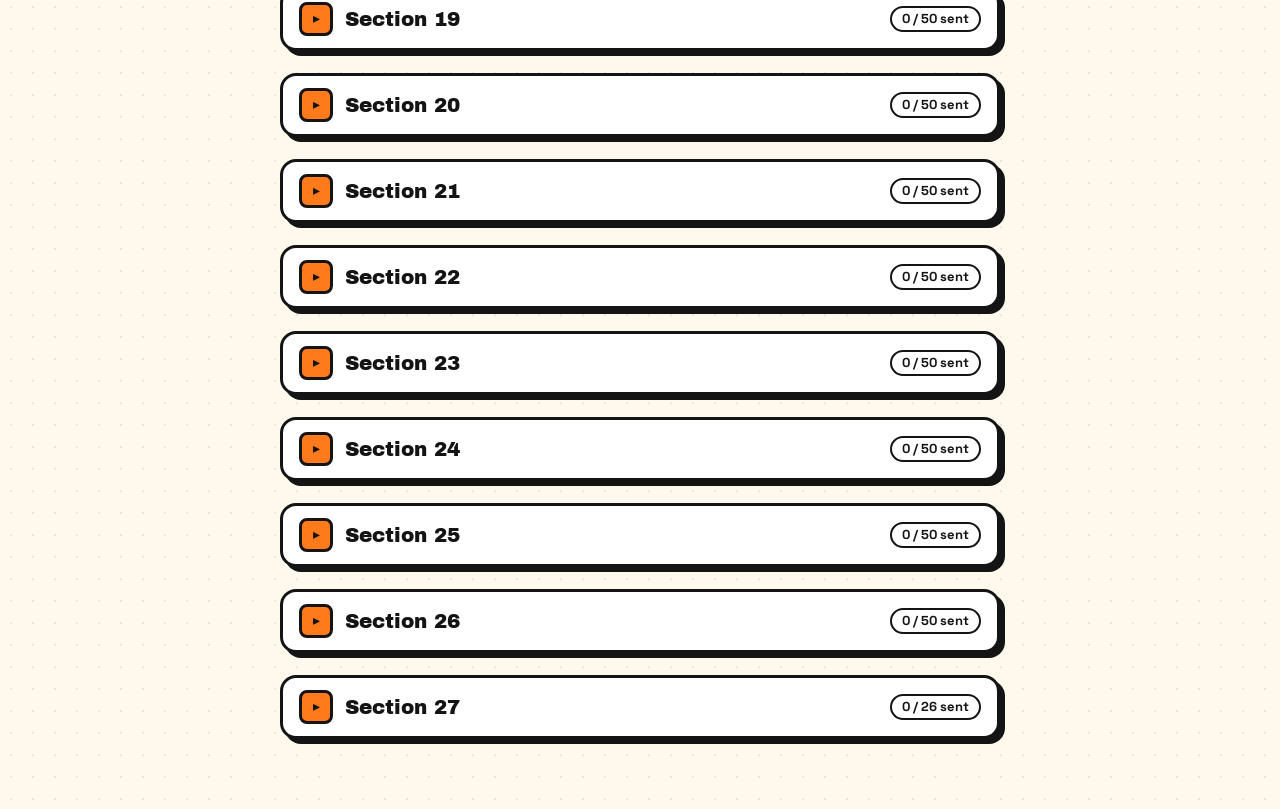
<file: kannur/index.html>
<!doctype html>
<html lang="en">
<head>
<meta charset="utf-8">
<meta name="viewport" content="width=device-width, initial-scale=1">
<title>Kannur · WhatsApp Sender</title>
<link rel="preconnect" href="https://fonts.googleapis.com">
<link rel="preconnect" href="https://fonts.gstatic.com" crossorigin>
<link href="https://fonts.googleapis.com/css2?family=Archivo+Black&family=Space+Grotesk:wght@400;500;700&family=Noto+Sans+Malayalam:wght@500;700&display=swap" rel="stylesheet">
<link rel="stylesheet" href="../assets/style.css">
</head>
<body data-root="../" data-district="kannur">
<div class="strip"></div>
<div id="app"><noscript>This page needs JavaScript.</noscript></div>
<script src="../assets/app.js"></script>
</body>
</html>
</file>
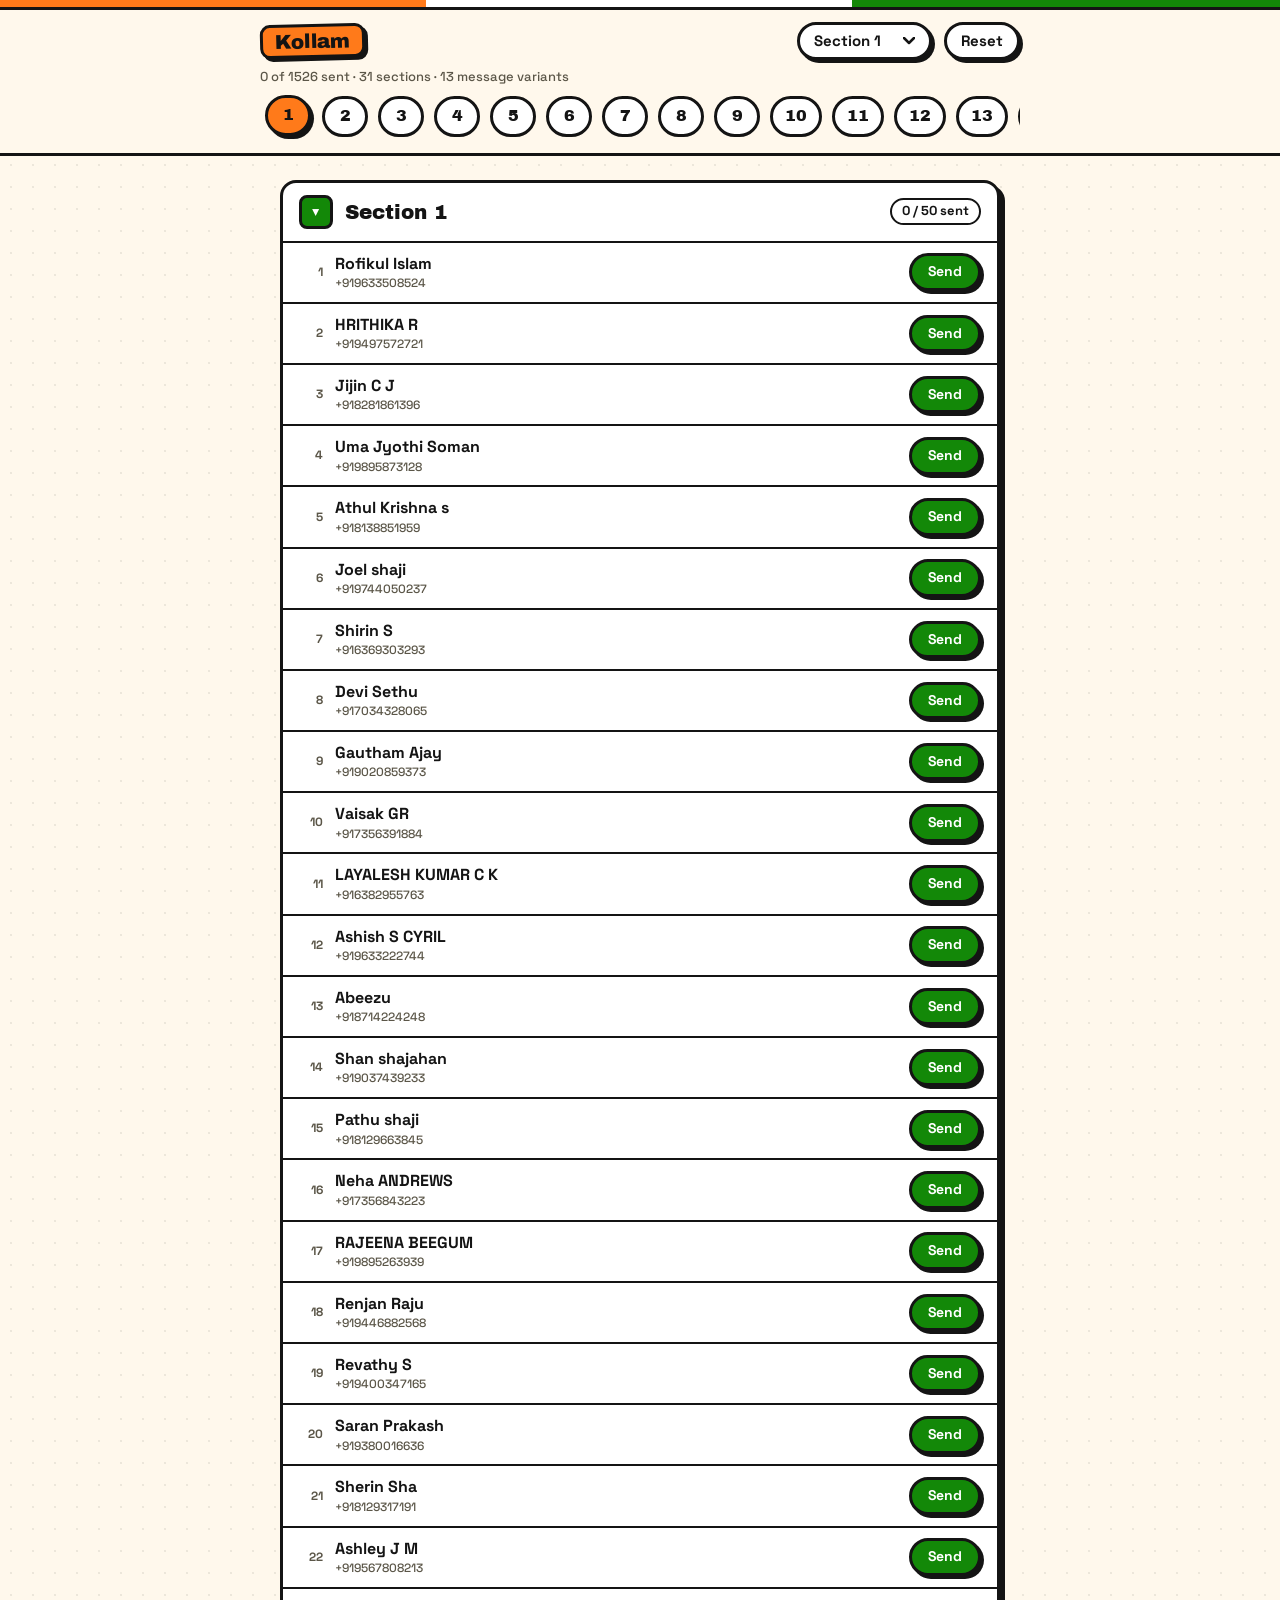
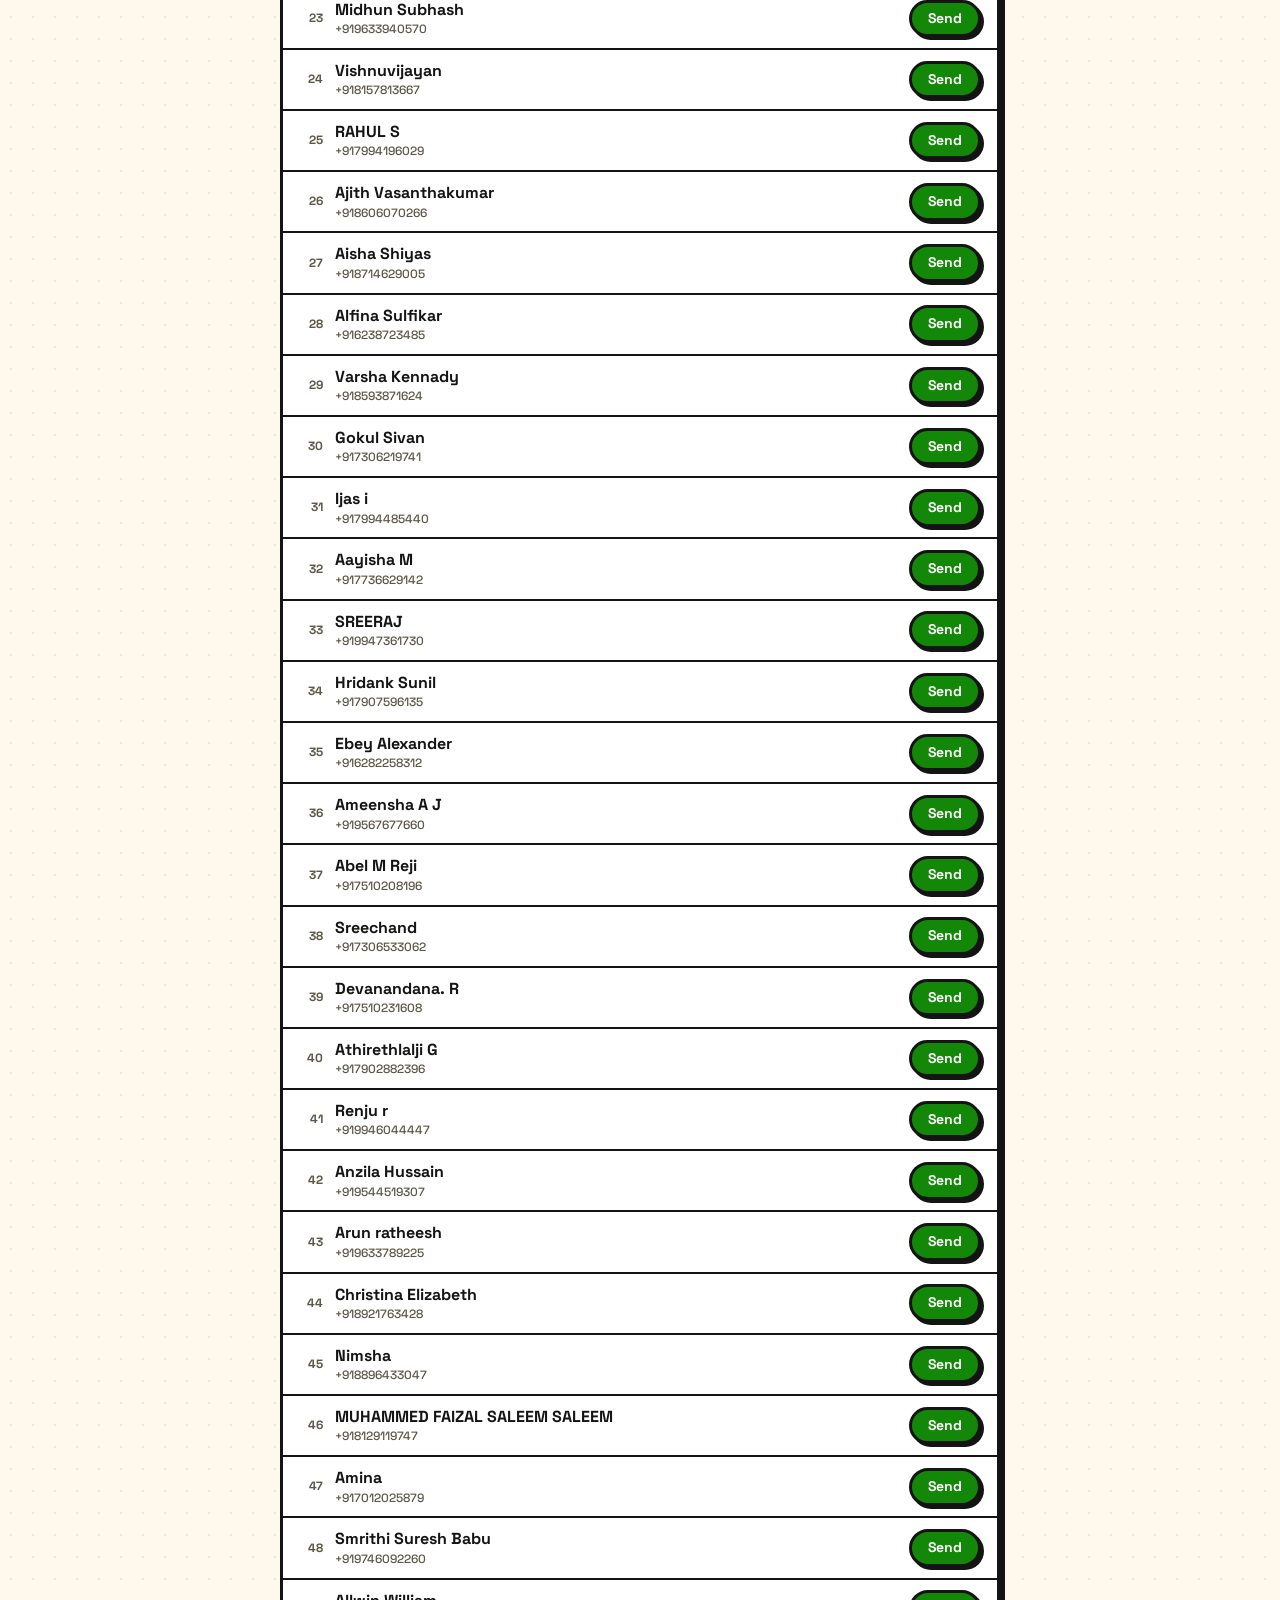
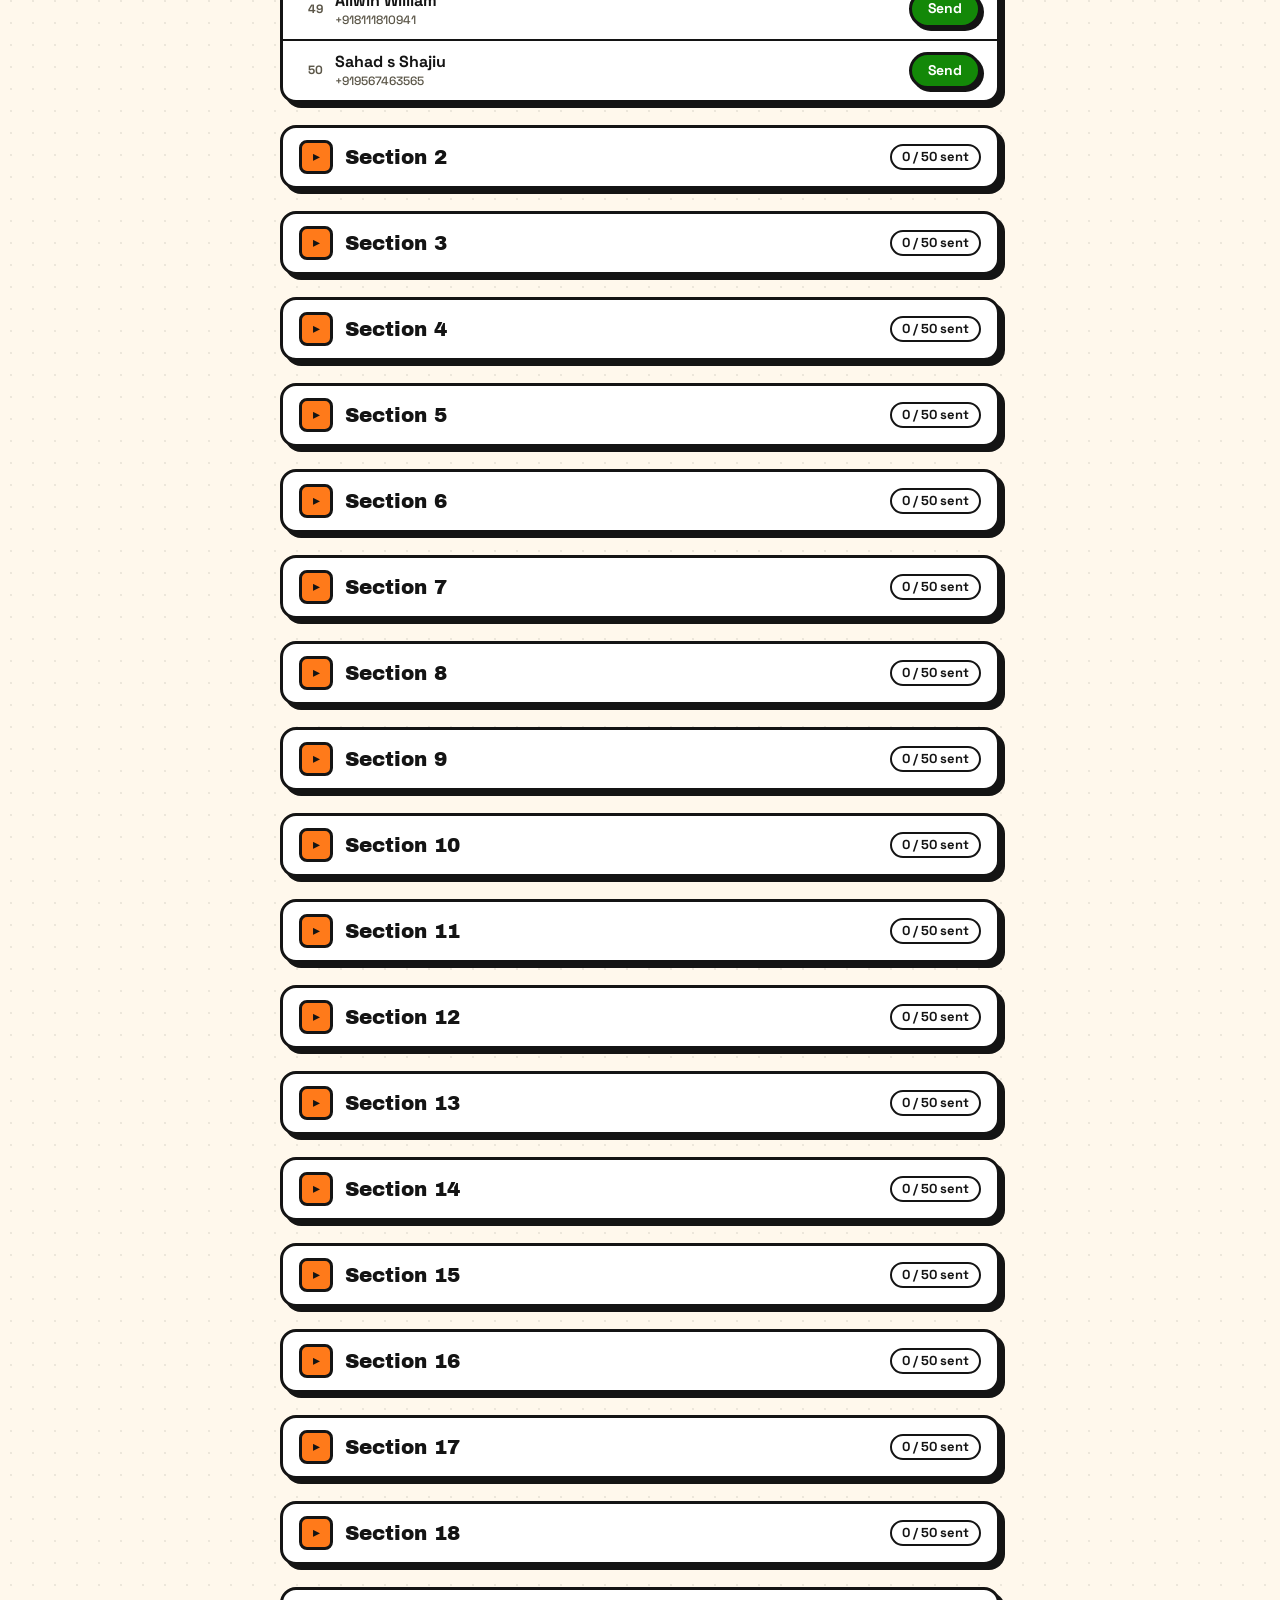
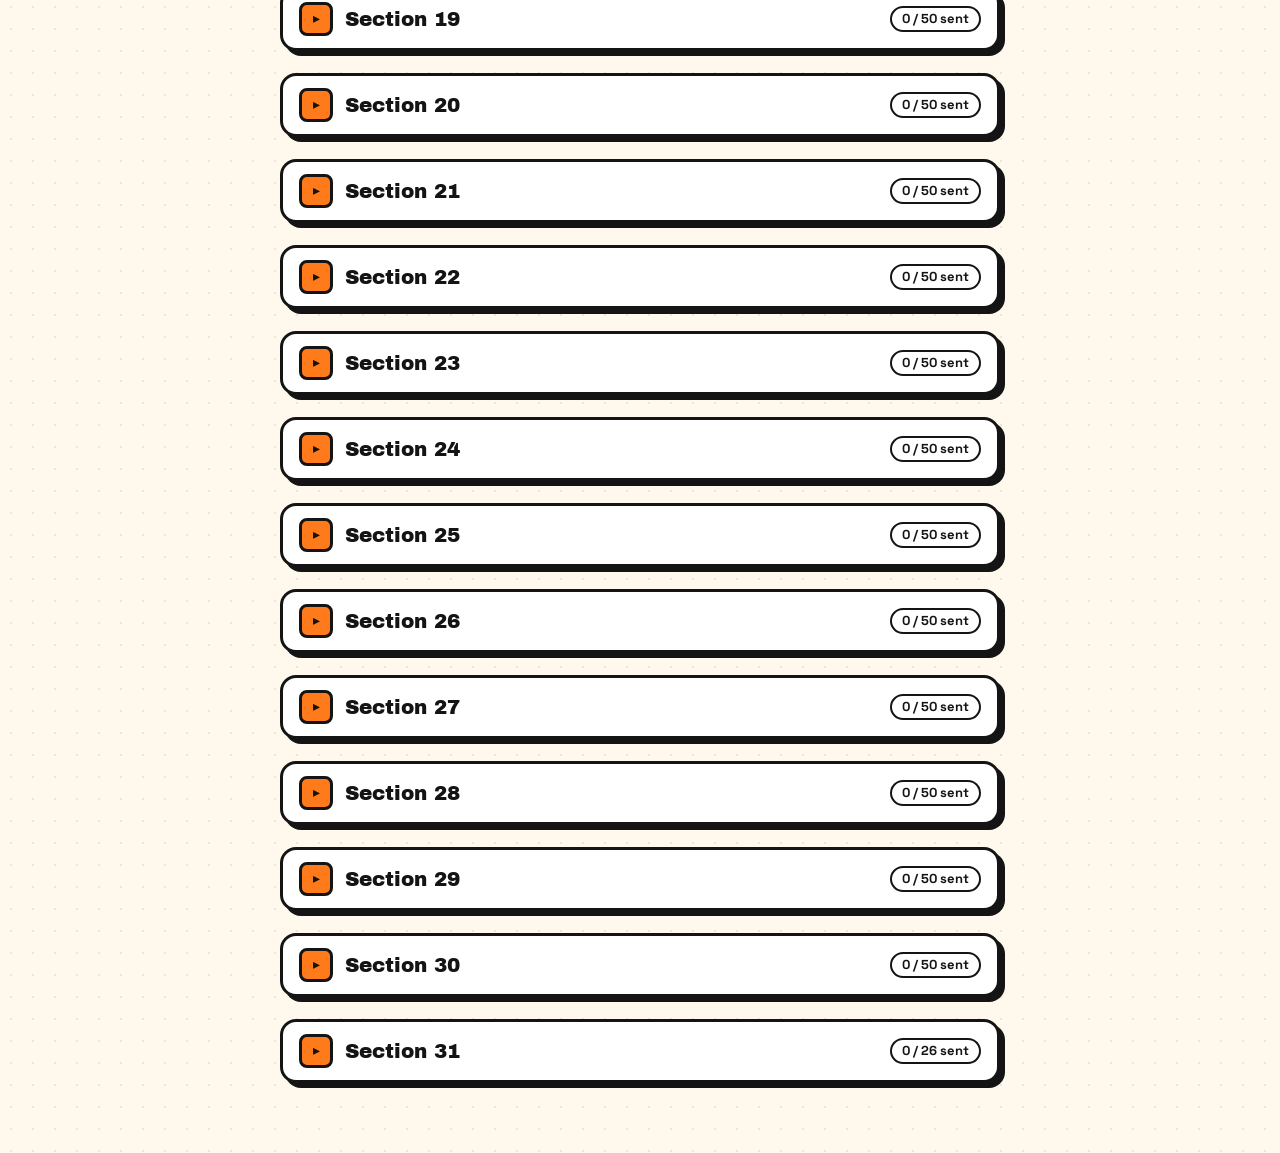
<file: kollam/index.html>
<!doctype html>
<html lang="en">
<head>
<meta charset="utf-8">
<meta name="viewport" content="width=device-width, initial-scale=1">
<title>Kollam · WhatsApp Sender</title>
<link rel="preconnect" href="https://fonts.googleapis.com">
<link rel="preconnect" href="https://fonts.gstatic.com" crossorigin>
<link href="https://fonts.googleapis.com/css2?family=Archivo+Black&family=Space+Grotesk:wght@400;500;700&family=Noto+Sans+Malayalam:wght@500;700&display=swap" rel="stylesheet">
<link rel="stylesheet" href="../assets/style.css">
</head>
<body data-root="../" data-district="kollam">
<div class="strip"></div>
<div id="app"><noscript>This page needs JavaScript.</noscript></div>
<script src="../assets/app.js"></script>
</body>
</html>
</file>
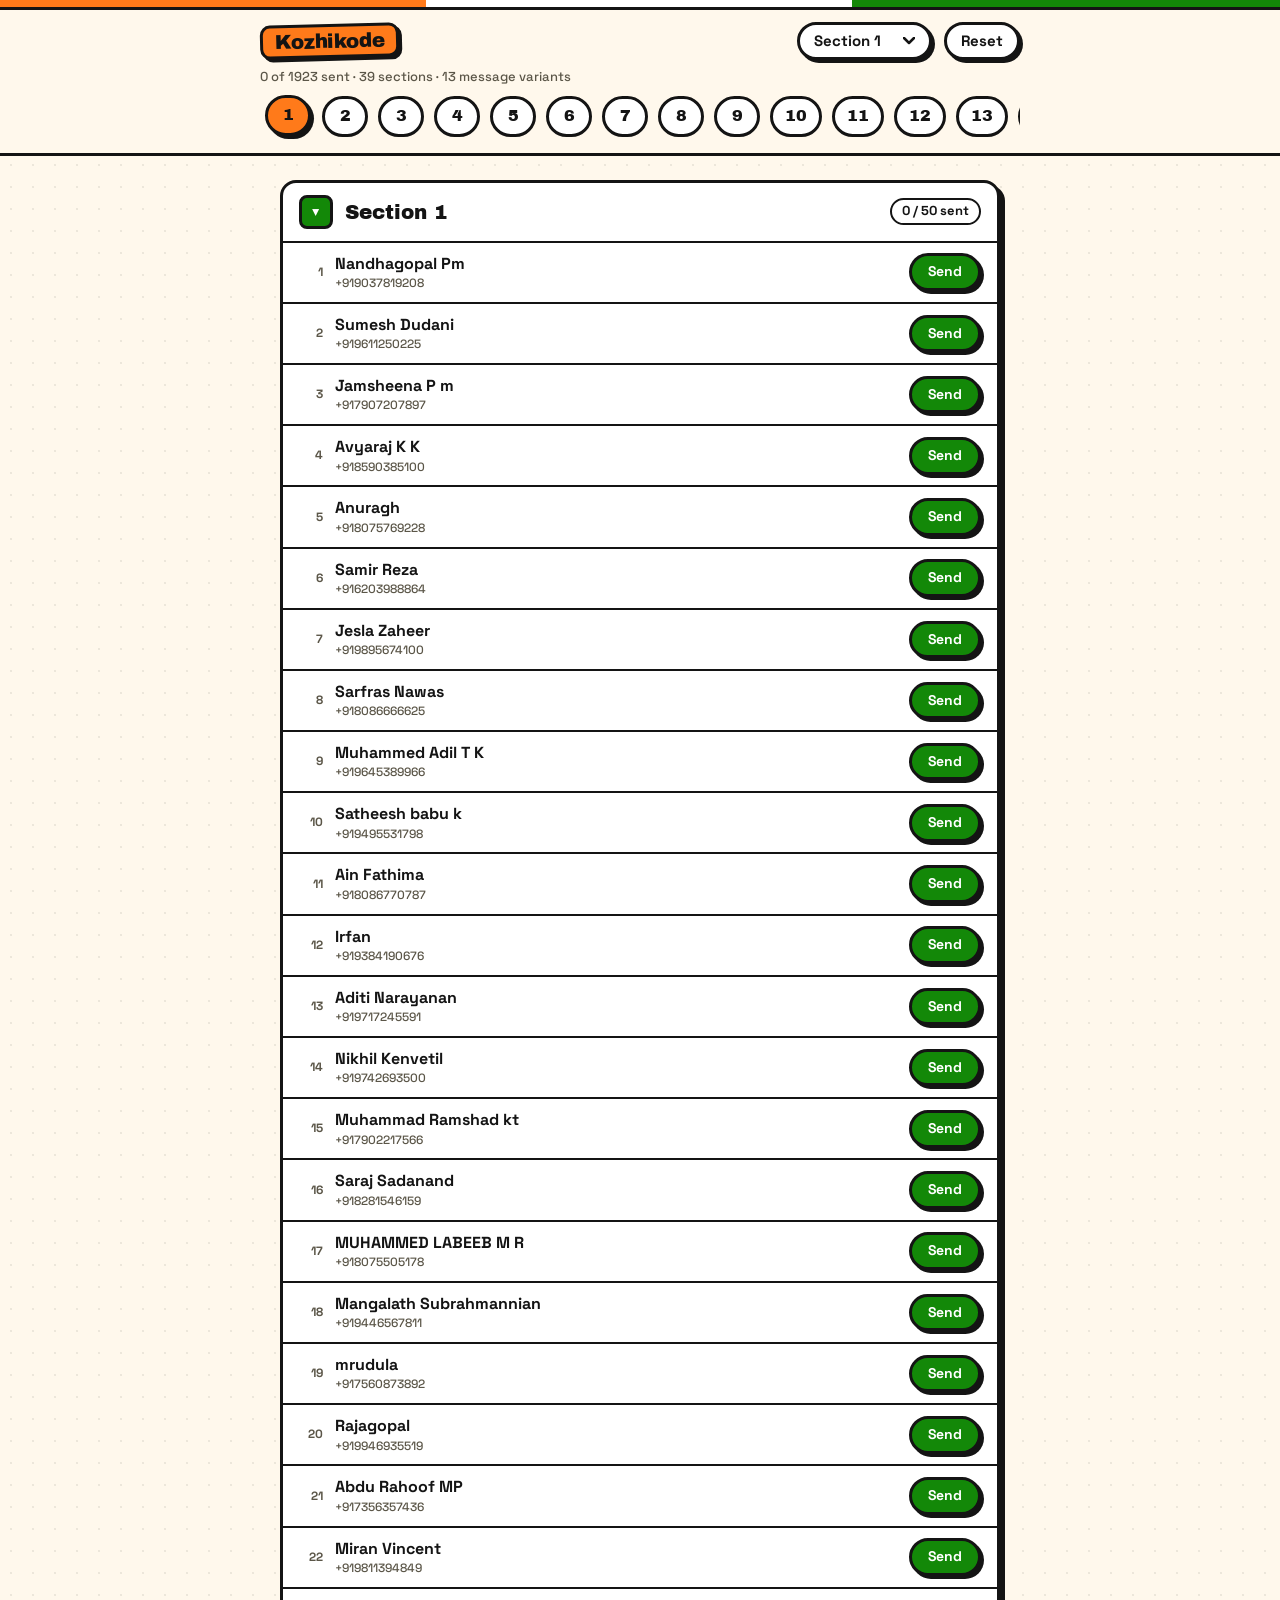
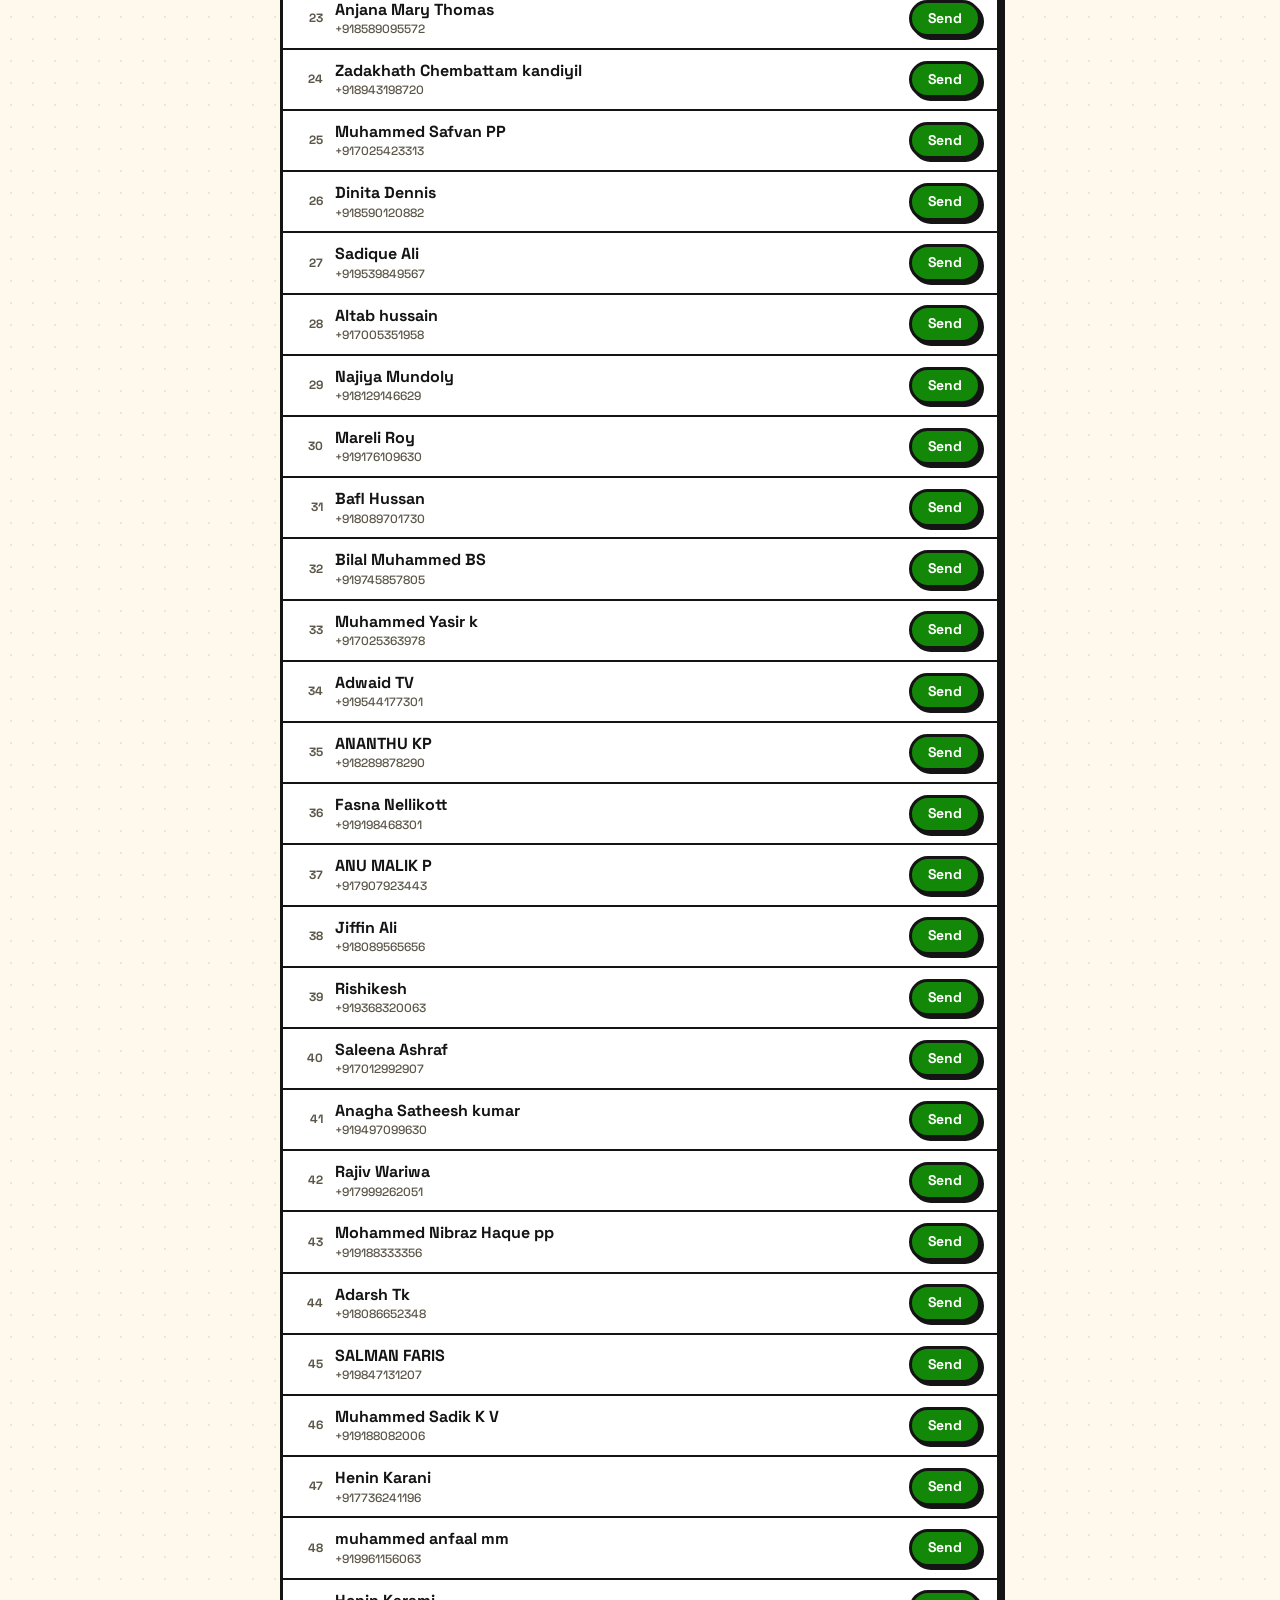
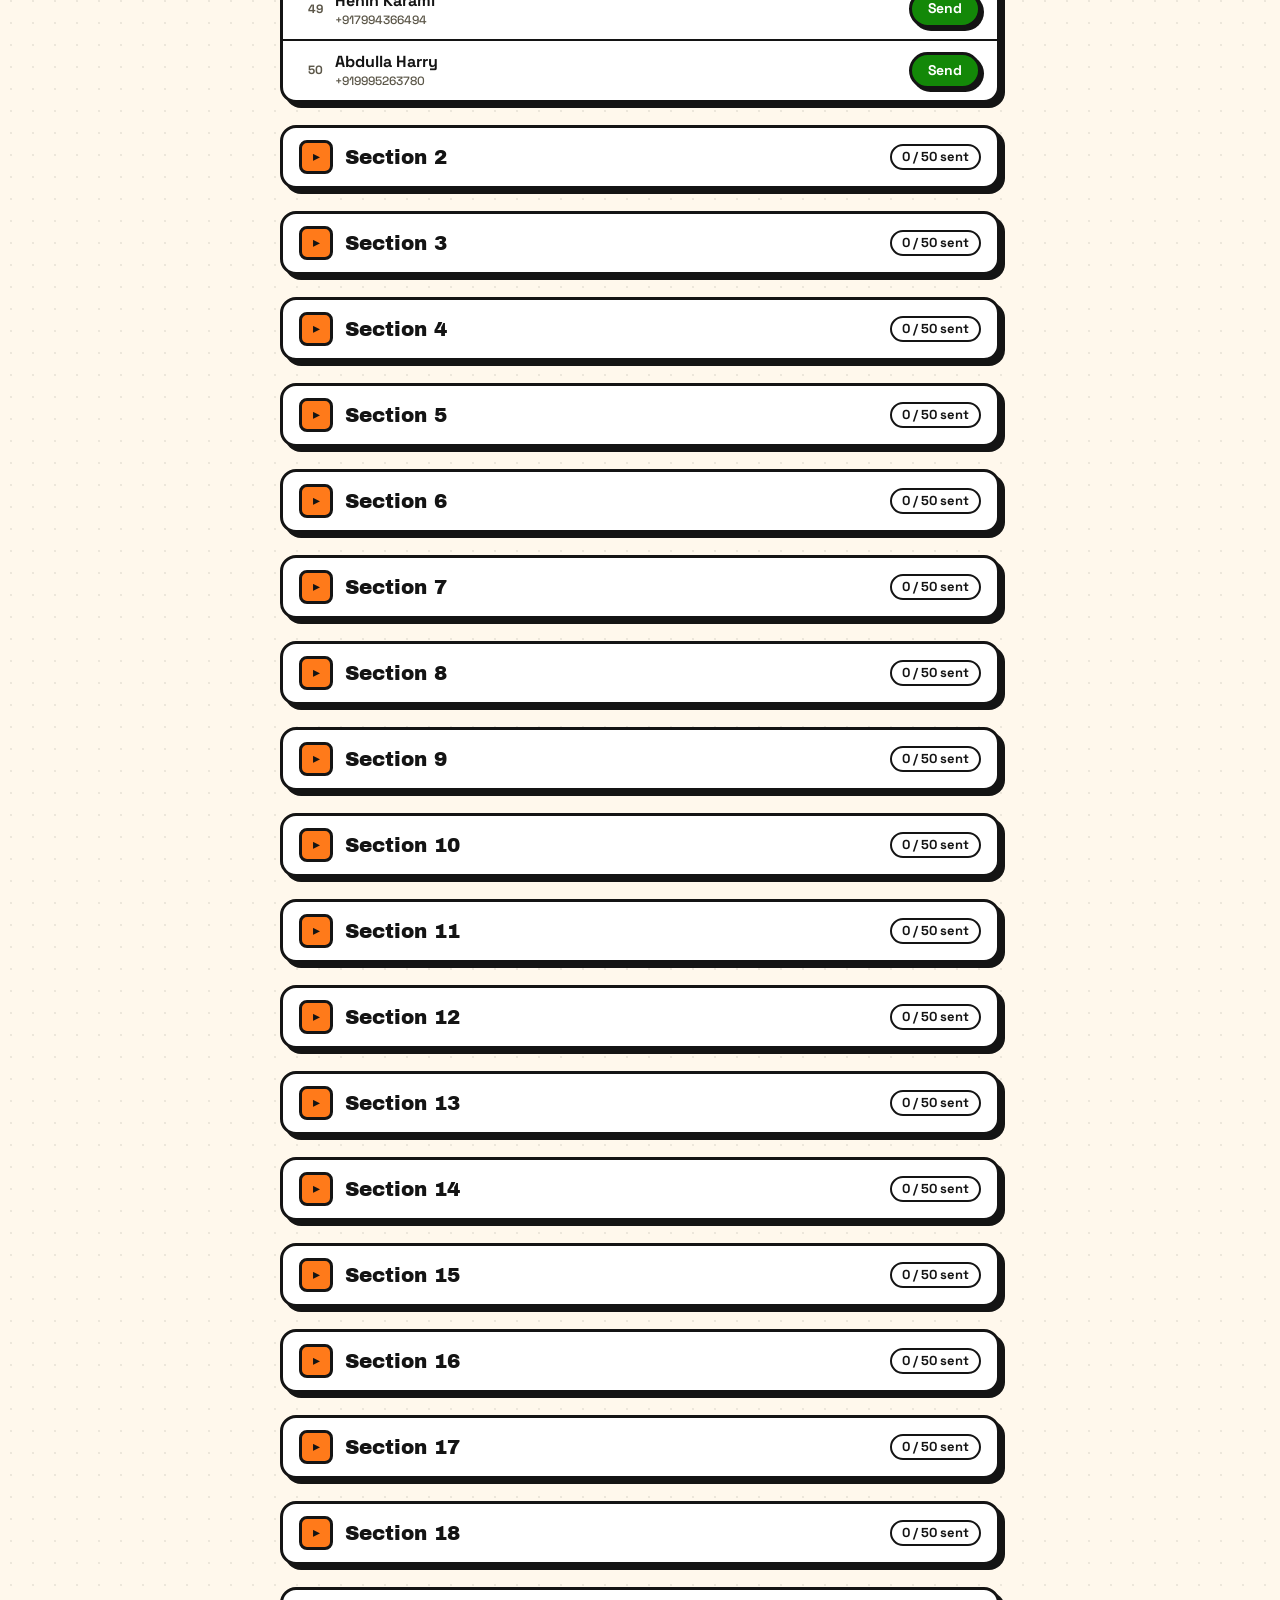
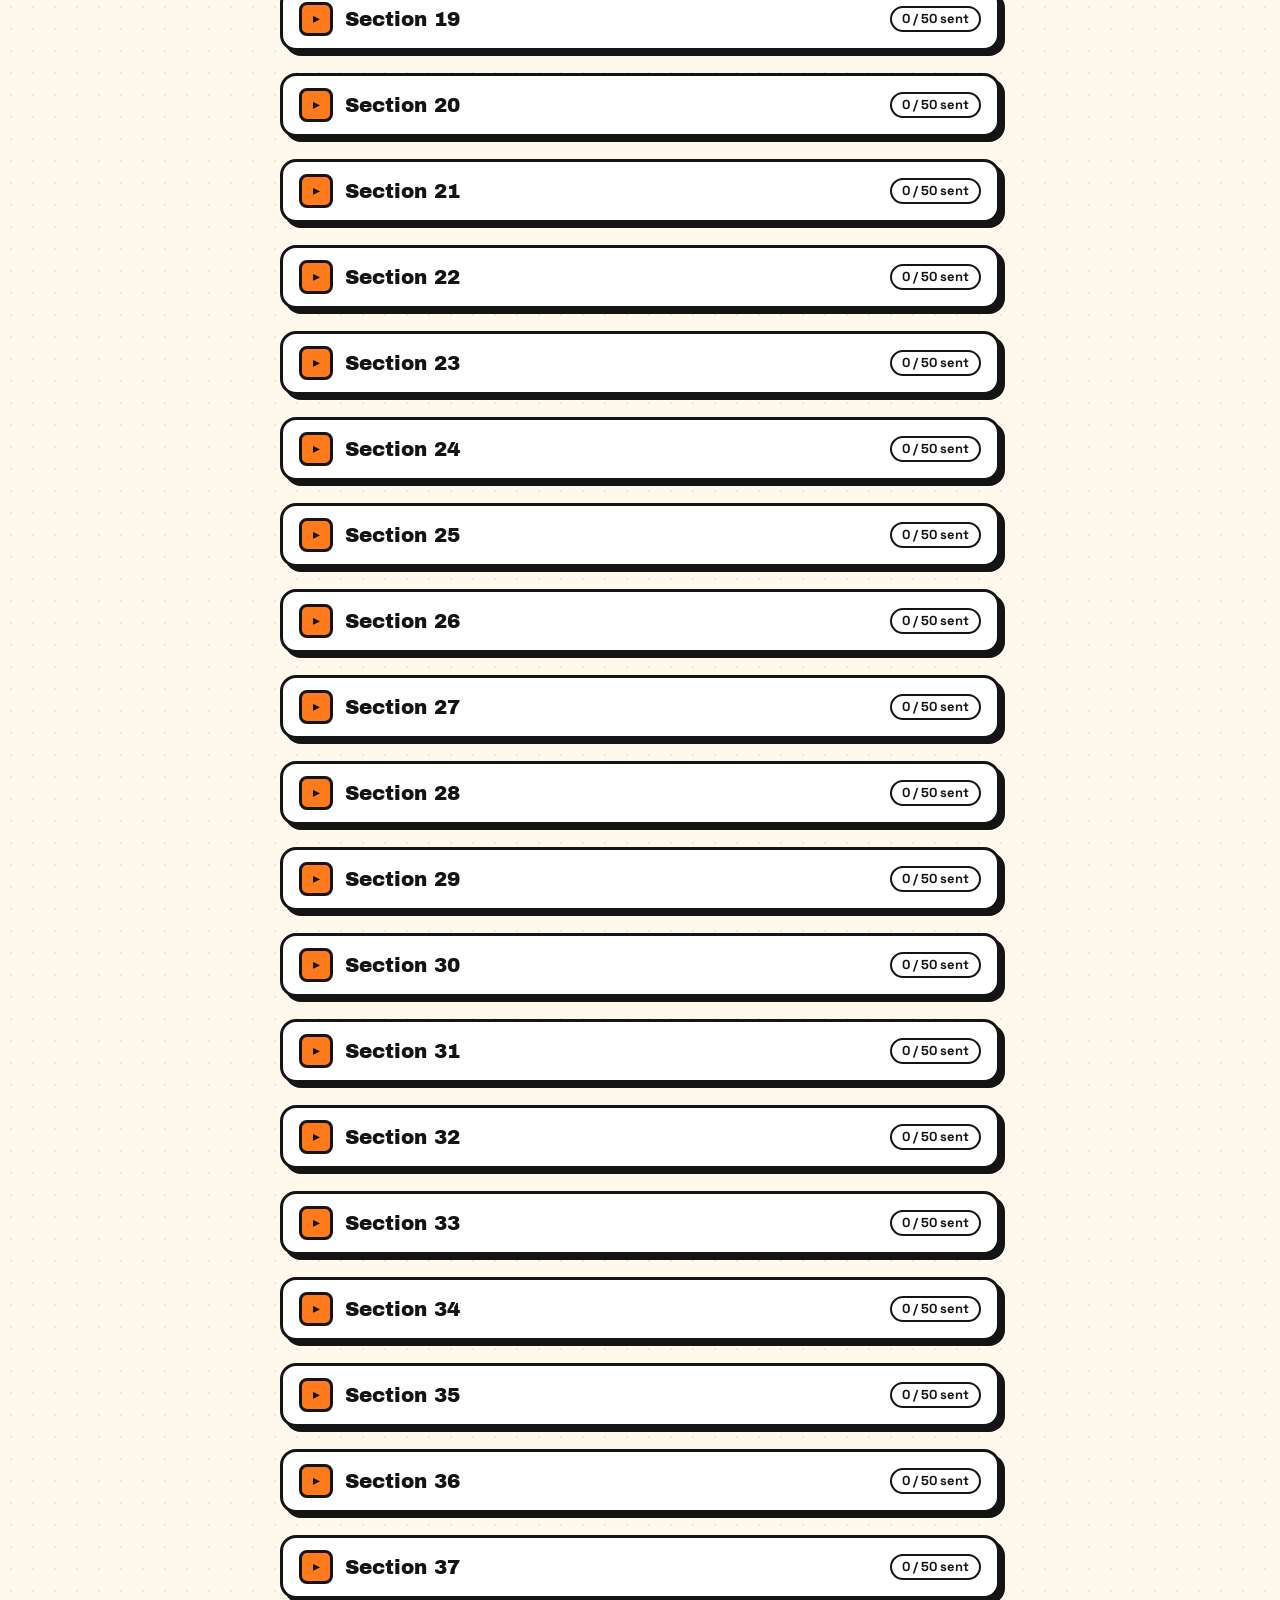
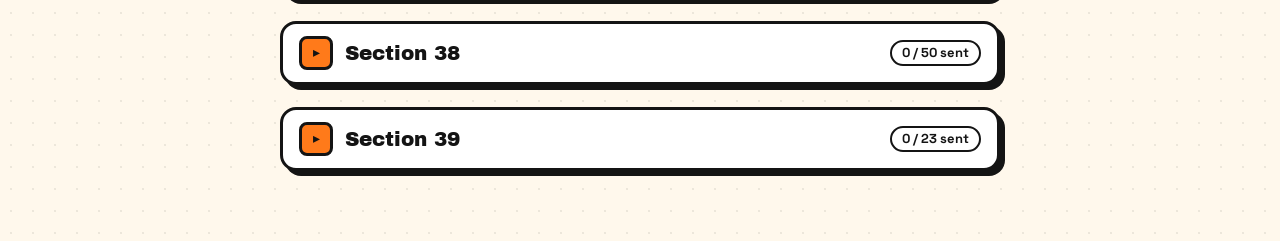
<file: kozhikode/index.html>
<!doctype html>
<html lang="en">
<head>
<meta charset="utf-8">
<meta name="viewport" content="width=device-width, initial-scale=1">
<title>Kozhikode · WhatsApp Sender</title>
<link rel="preconnect" href="https://fonts.googleapis.com">
<link rel="preconnect" href="https://fonts.gstatic.com" crossorigin>
<link href="https://fonts.googleapis.com/css2?family=Archivo+Black&family=Space+Grotesk:wght@400;500;700&family=Noto+Sans+Malayalam:wght@500;700&display=swap" rel="stylesheet">
<link rel="stylesheet" href="../assets/style.css">
</head>
<body data-root="../" data-district="kozhikode">
<div class="strip"></div>
<div id="app"><noscript>This page needs JavaScript.</noscript></div>
<script src="../assets/app.js"></script>
</body>
</html>
</file>
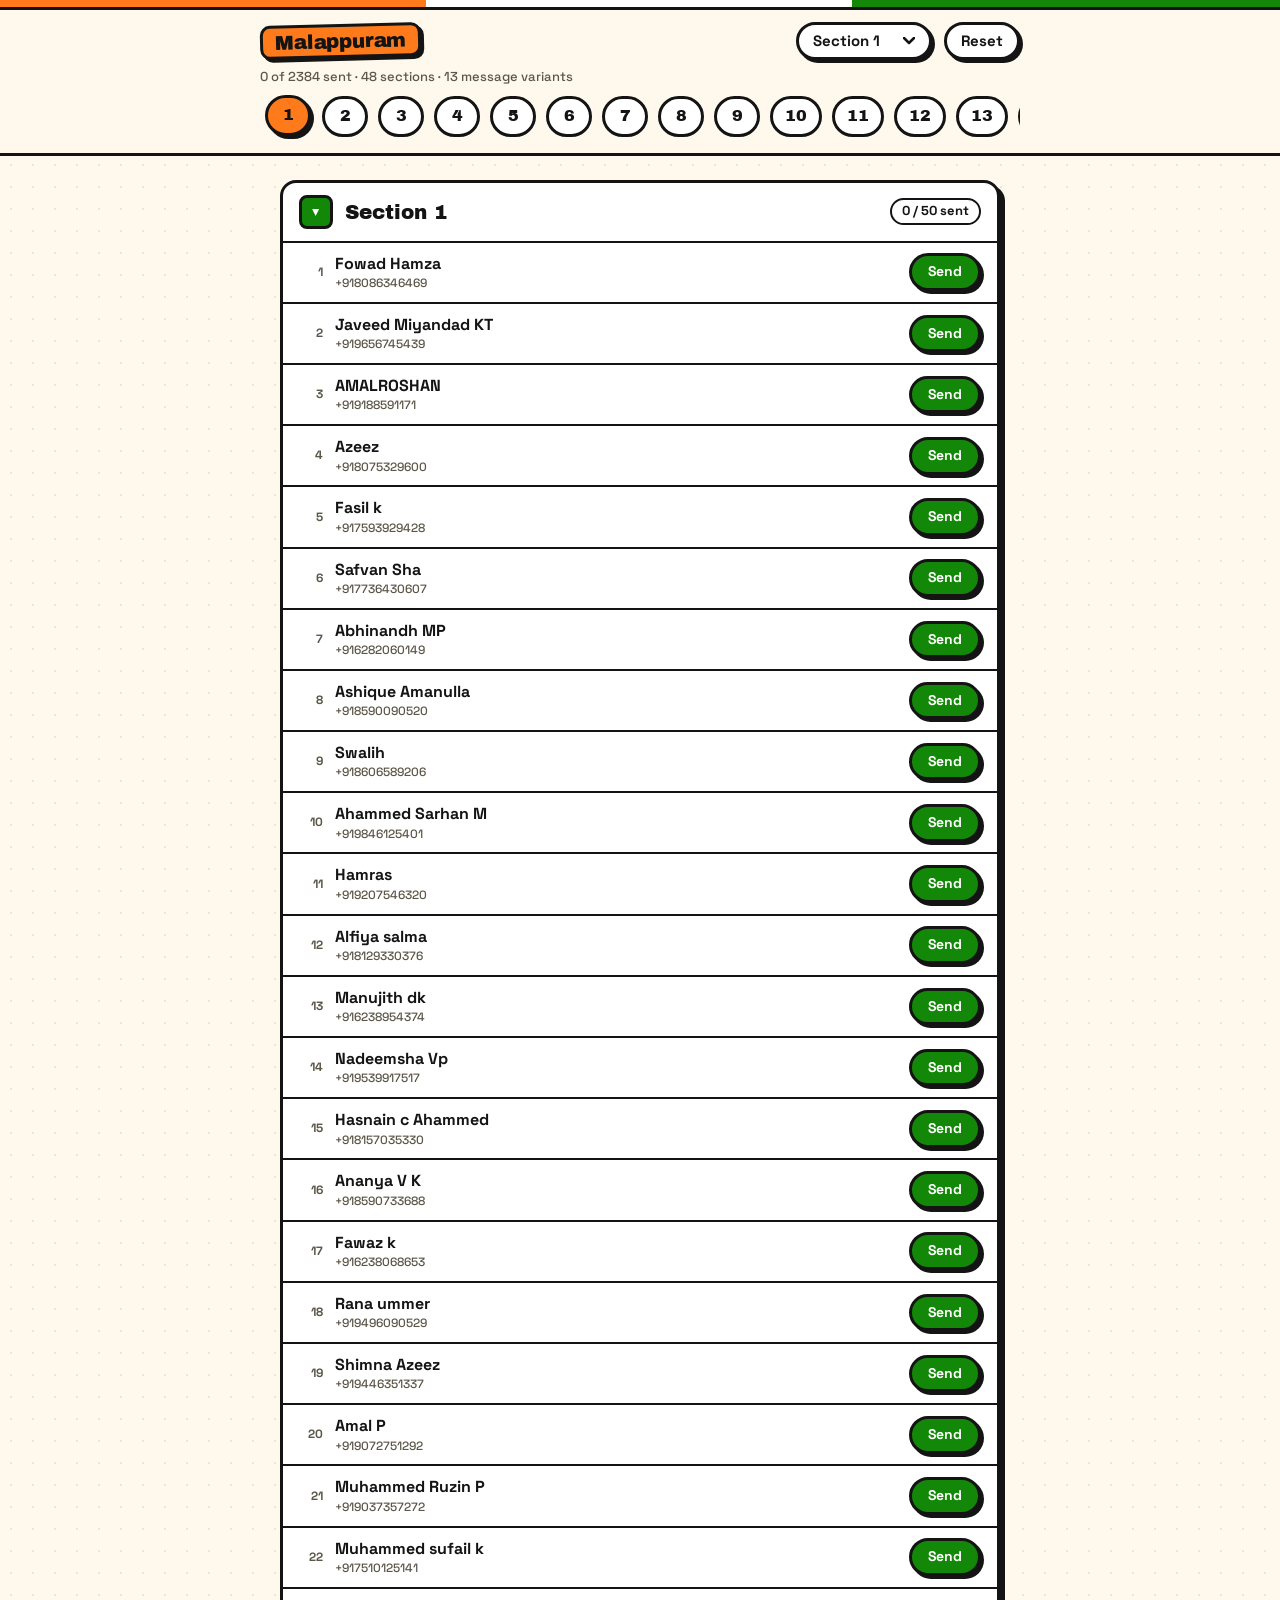
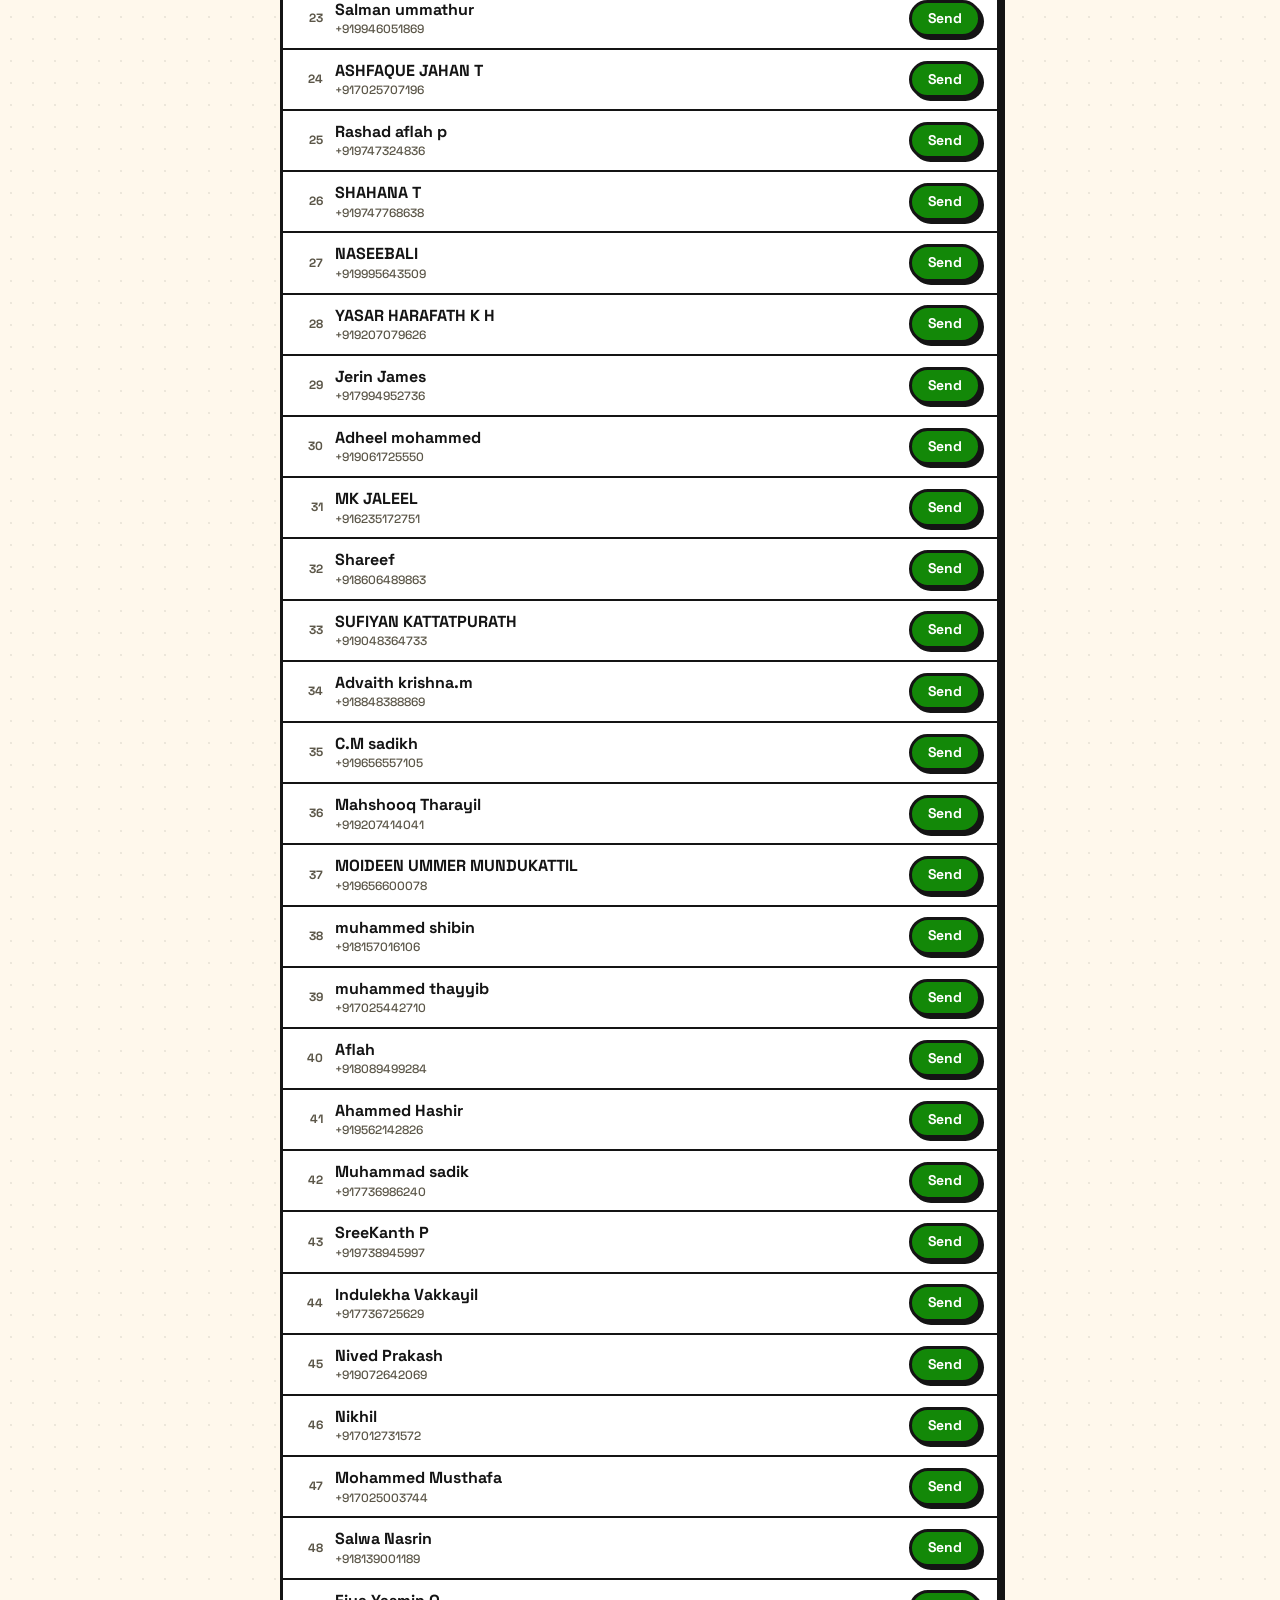
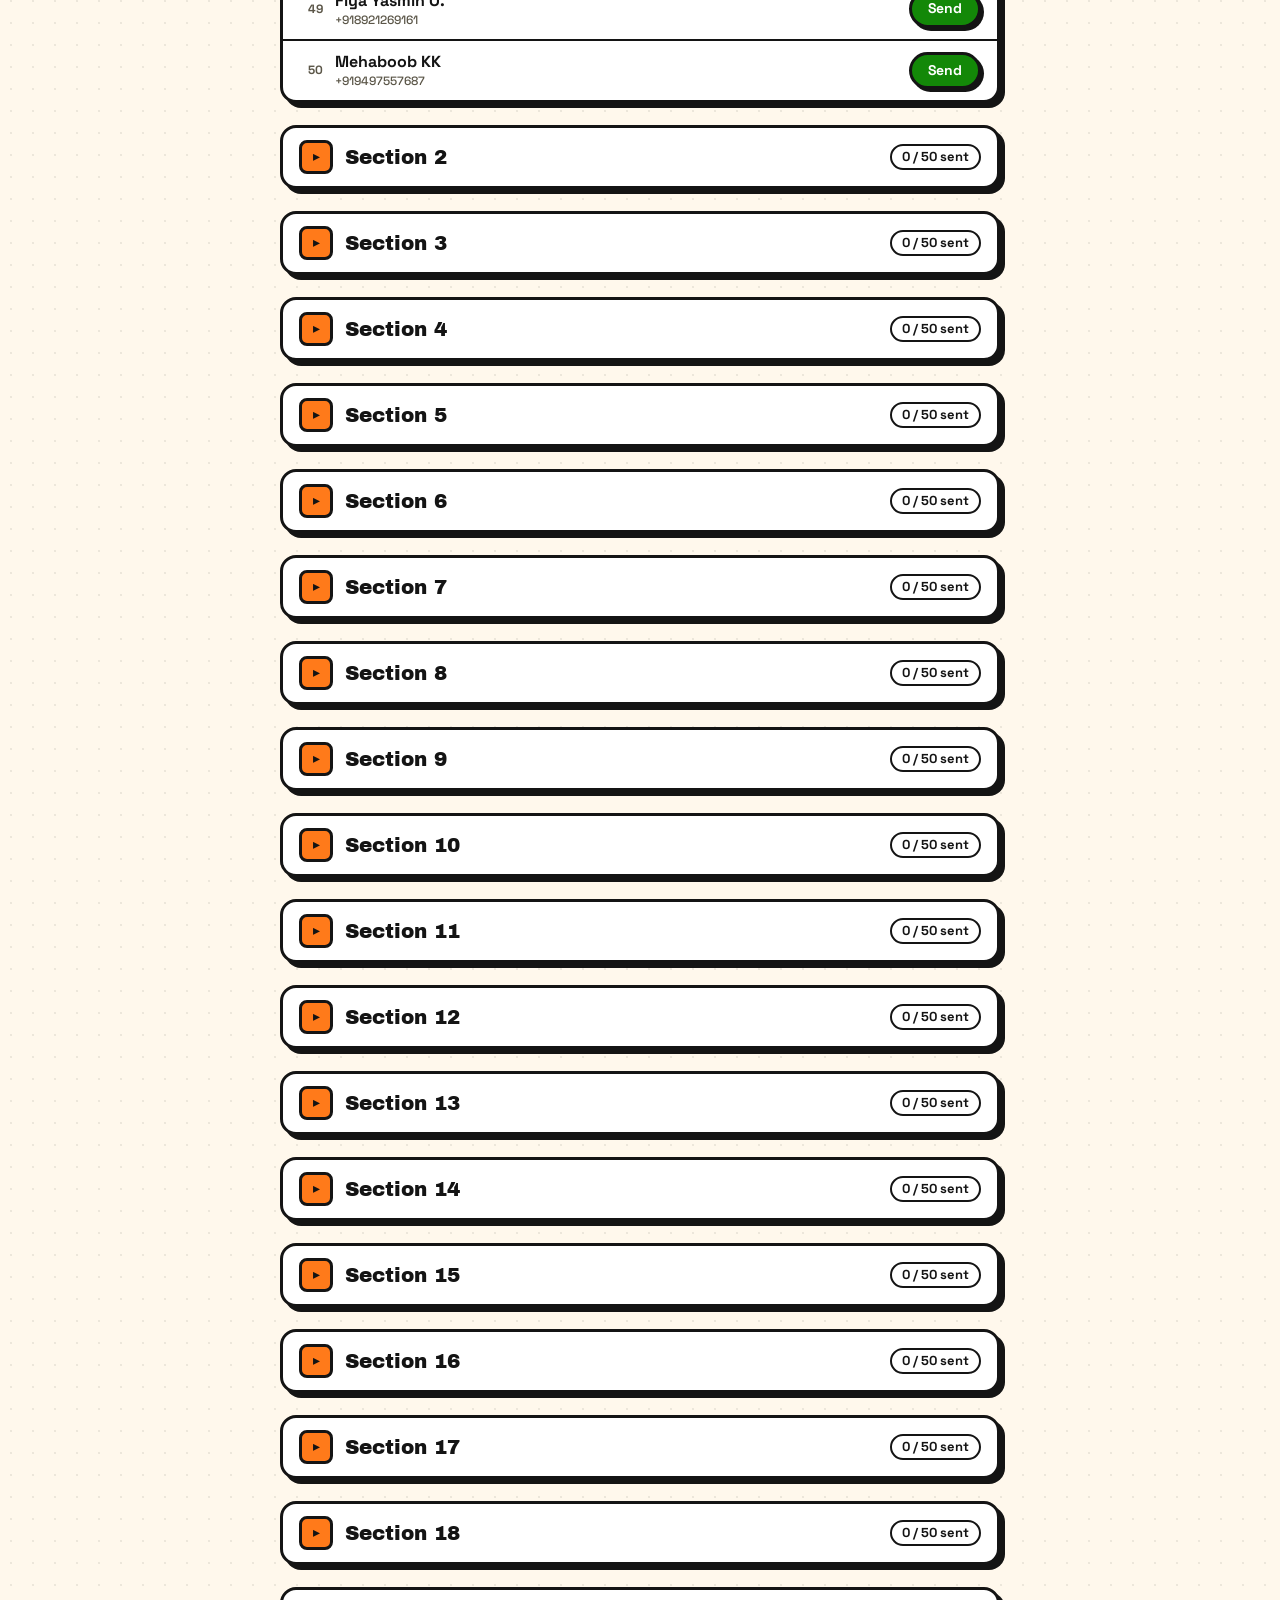
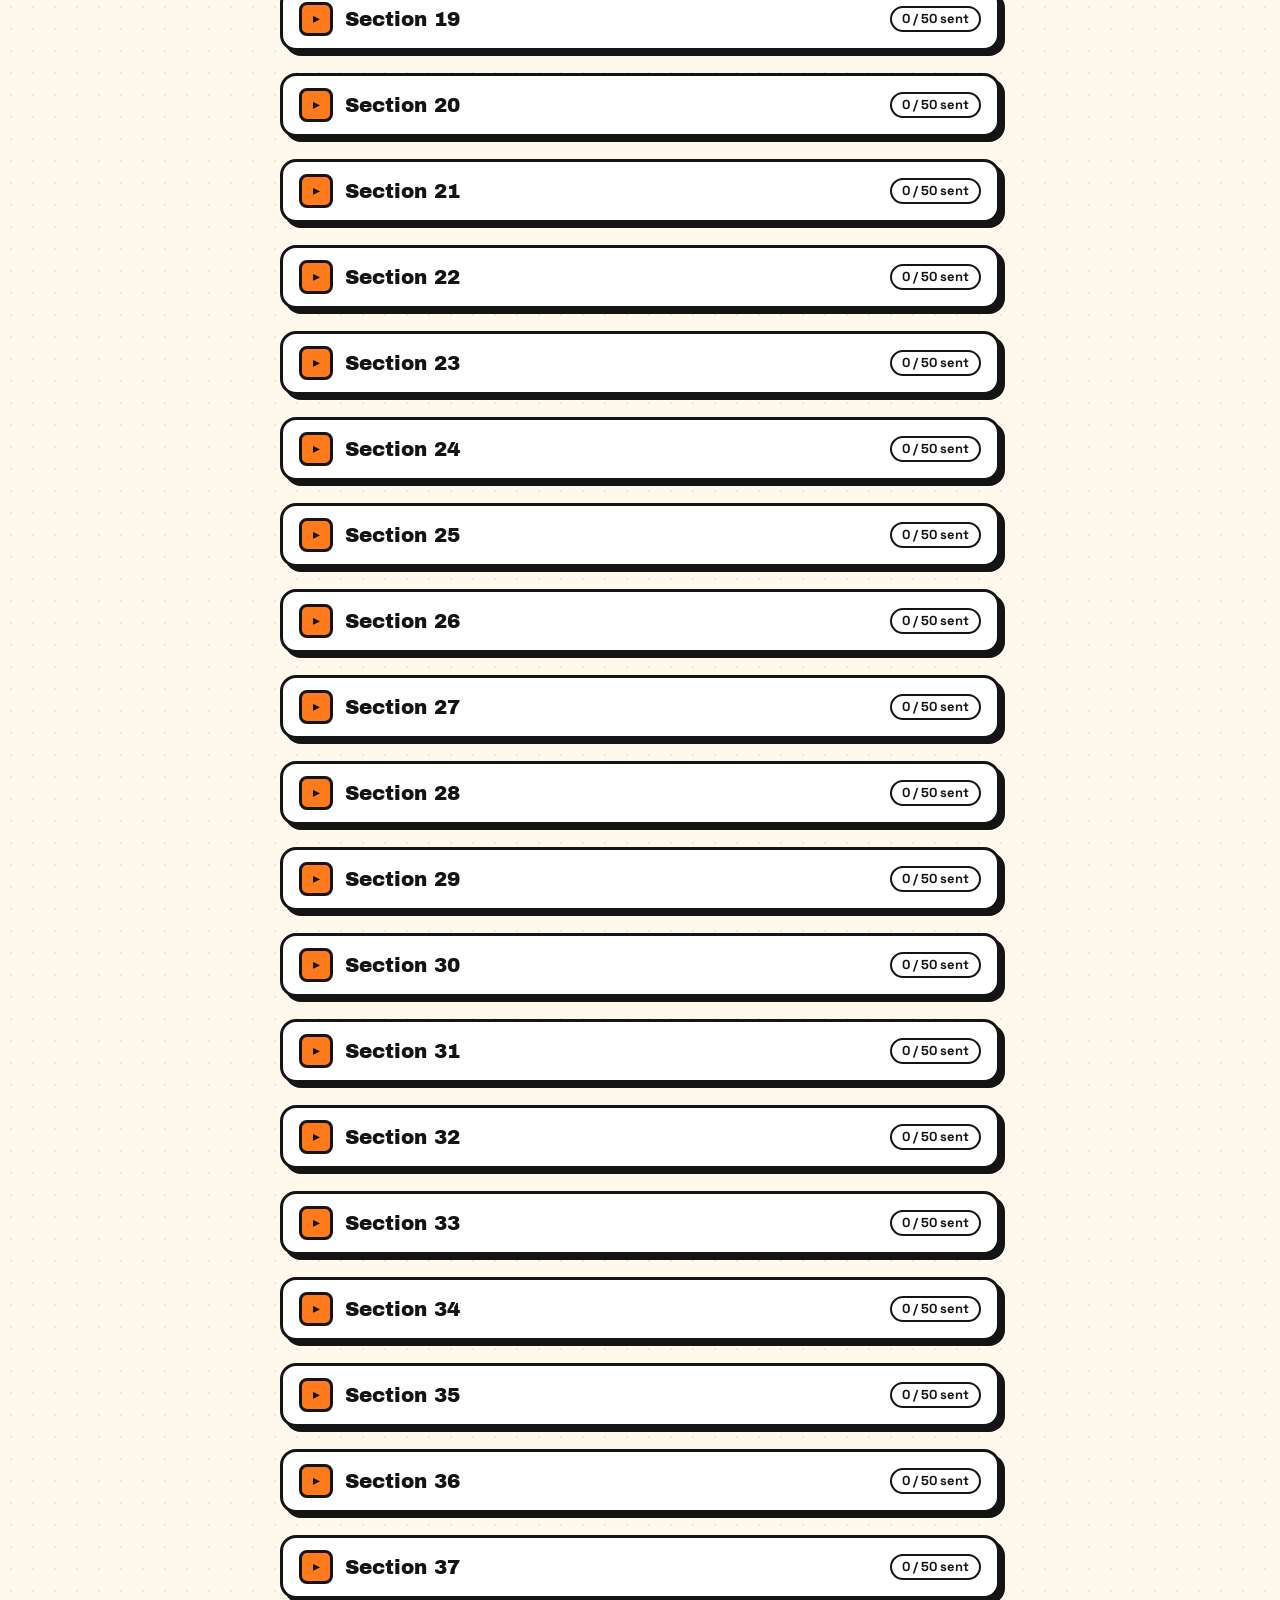
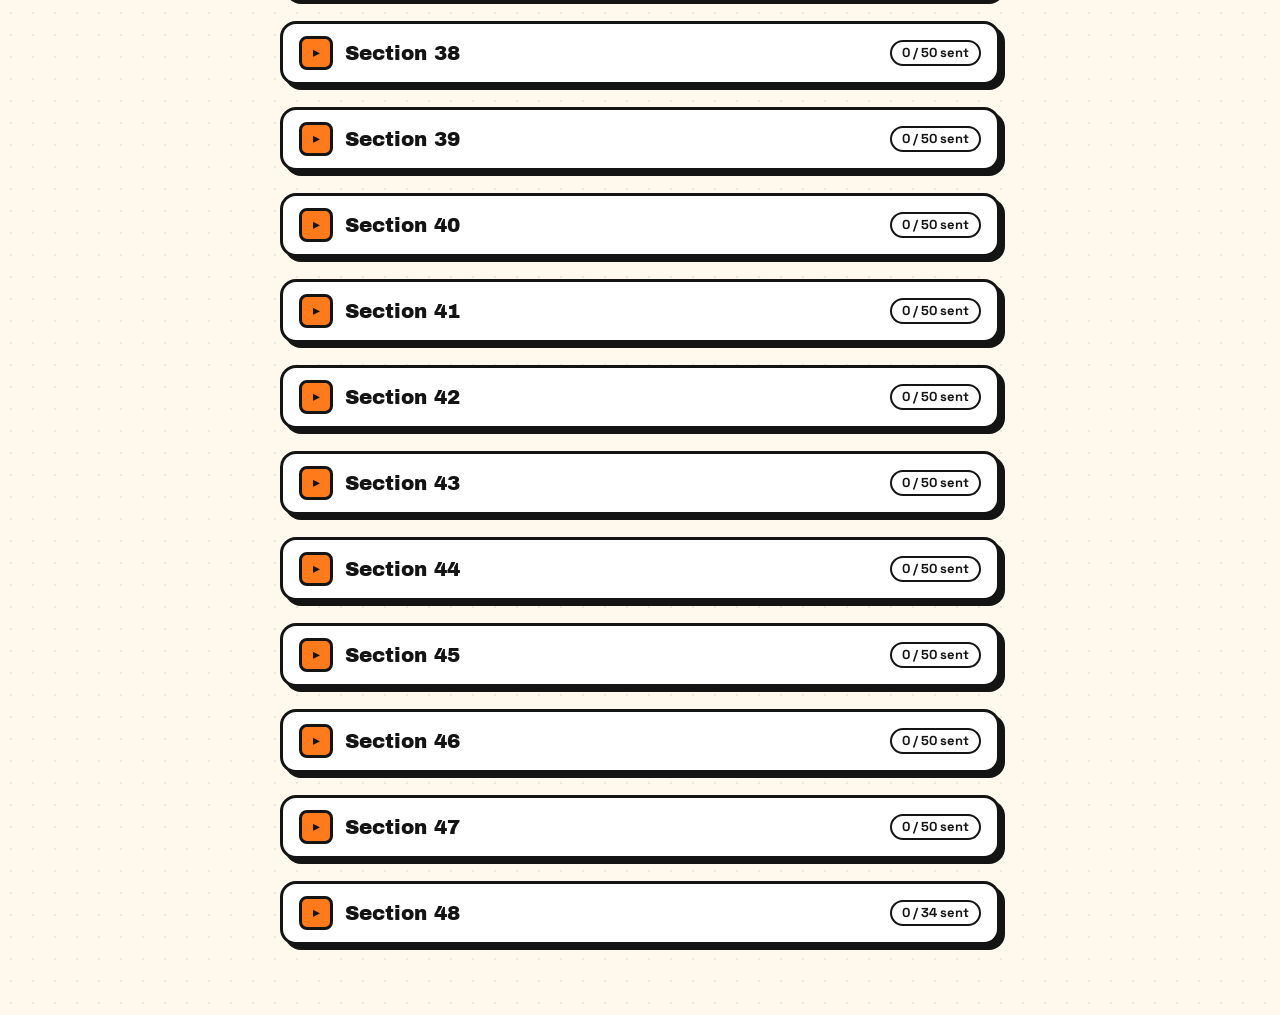
<file: malappuram/index.html>
<!doctype html>
<html lang="en">
<head>
<meta charset="utf-8">
<meta name="viewport" content="width=device-width, initial-scale=1">
<title>Malappuram · WhatsApp Sender</title>
<link rel="preconnect" href="https://fonts.googleapis.com">
<link rel="preconnect" href="https://fonts.gstatic.com" crossorigin>
<link href="https://fonts.googleapis.com/css2?family=Archivo+Black&family=Space+Grotesk:wght@400;500;700&family=Noto+Sans+Malayalam:wght@500;700&display=swap" rel="stylesheet">
<link rel="stylesheet" href="../assets/style.css">
</head>
<body data-root="../" data-district="malappuram">
<div class="strip"></div>
<div id="app"><noscript>This page needs JavaScript.</noscript></div>
<script src="../assets/app.js"></script>
</body>
</html>
</file>
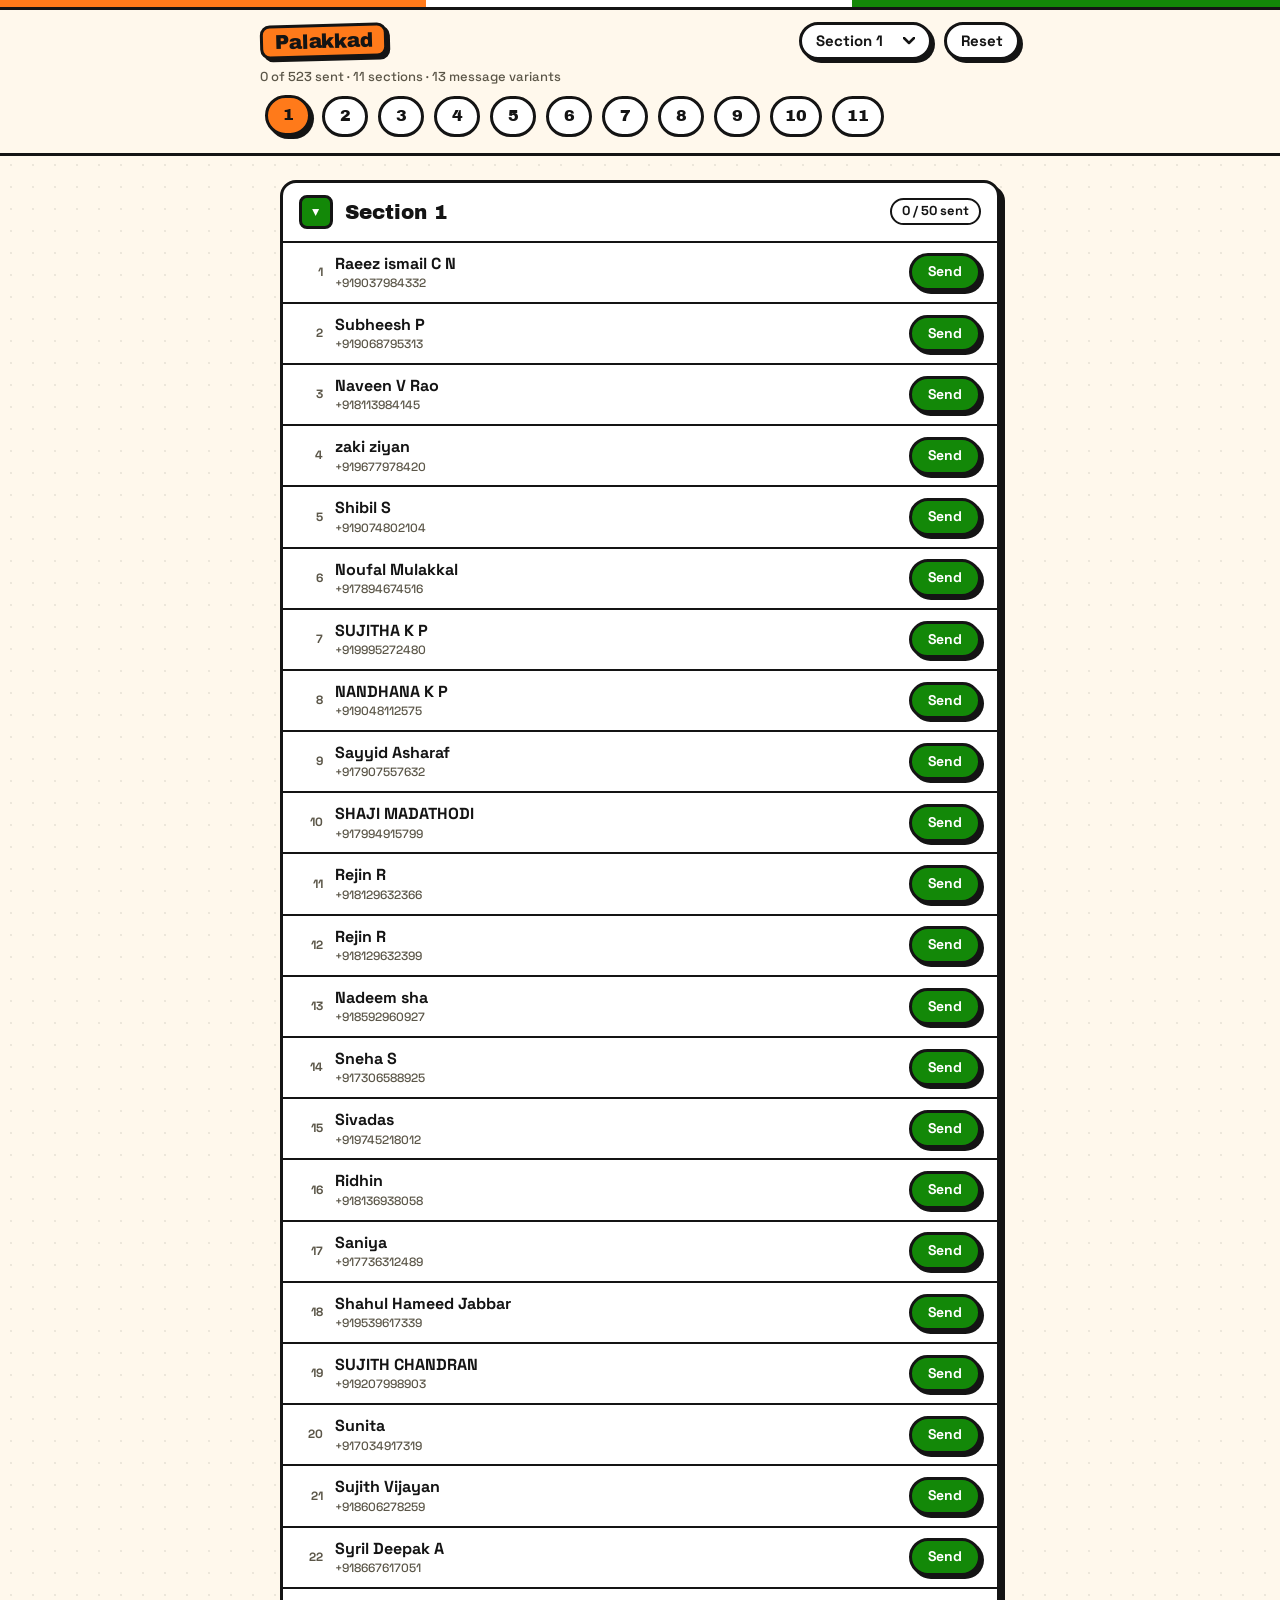
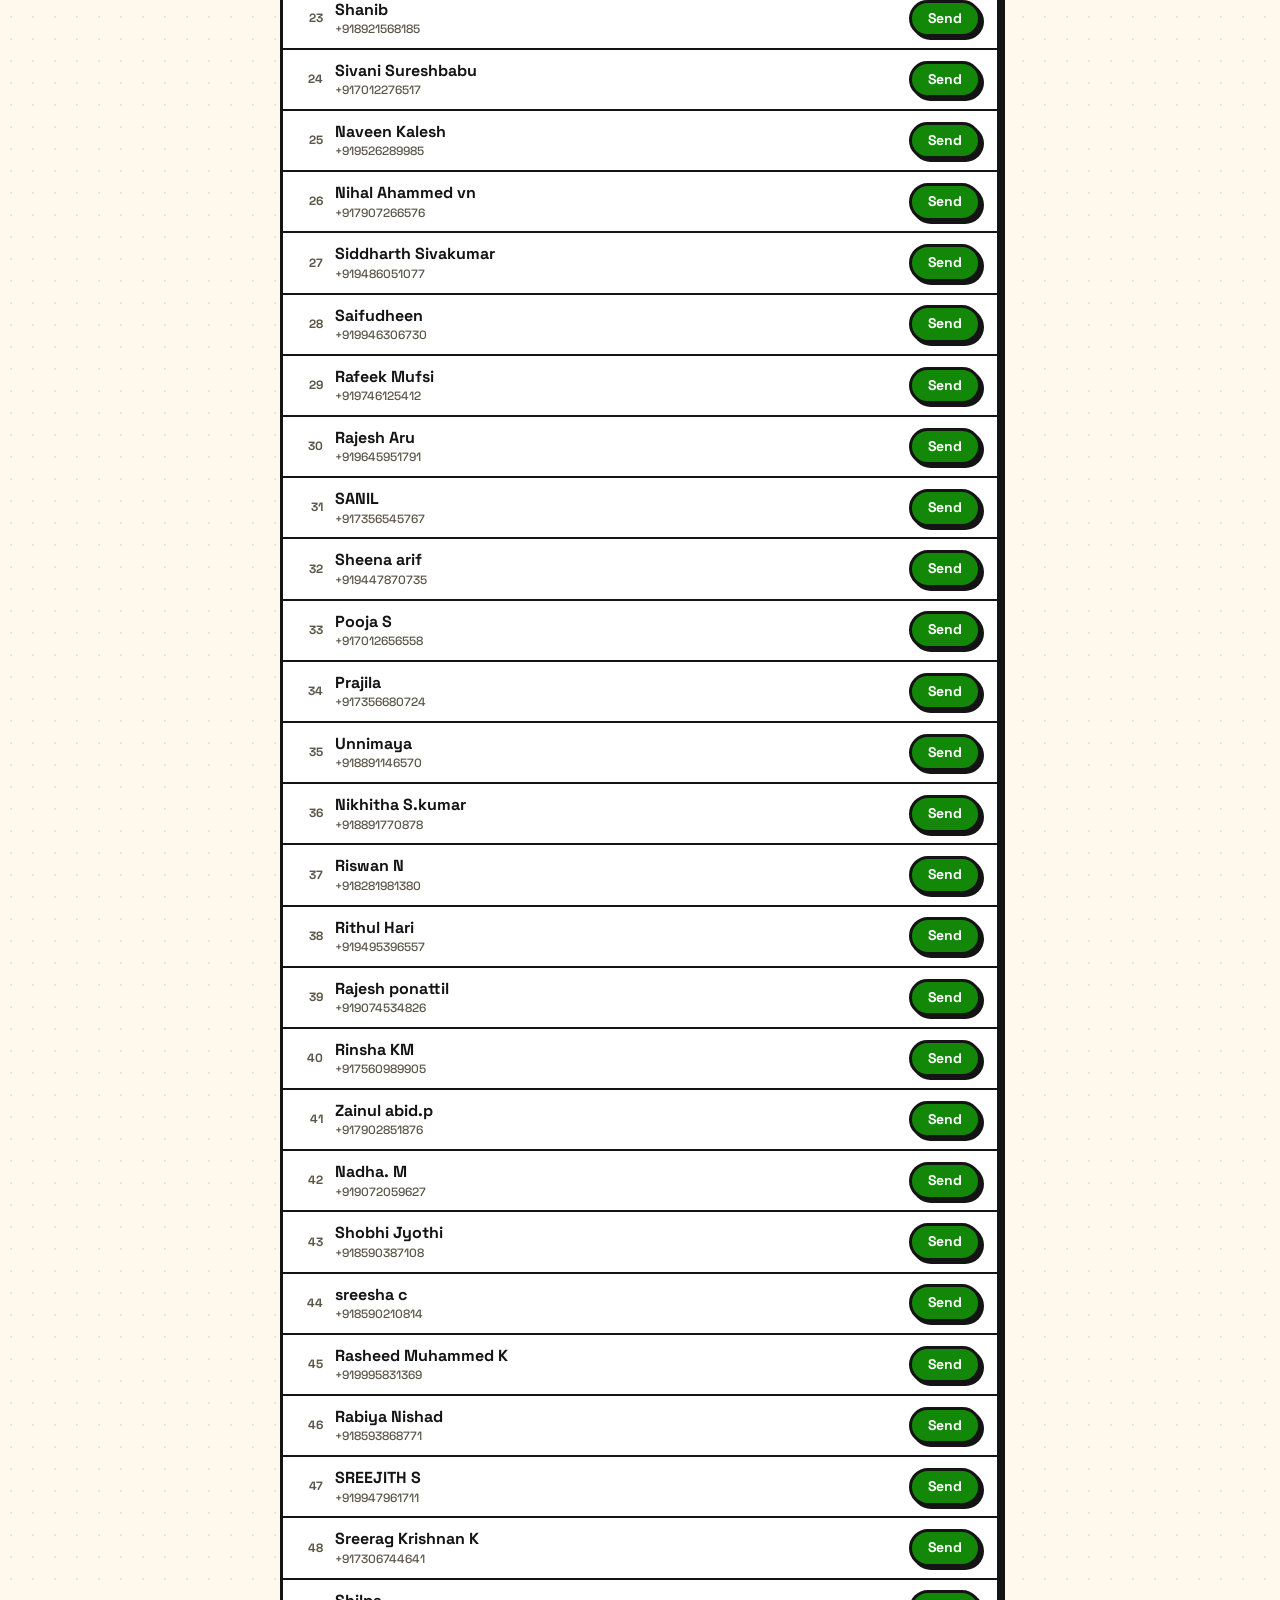
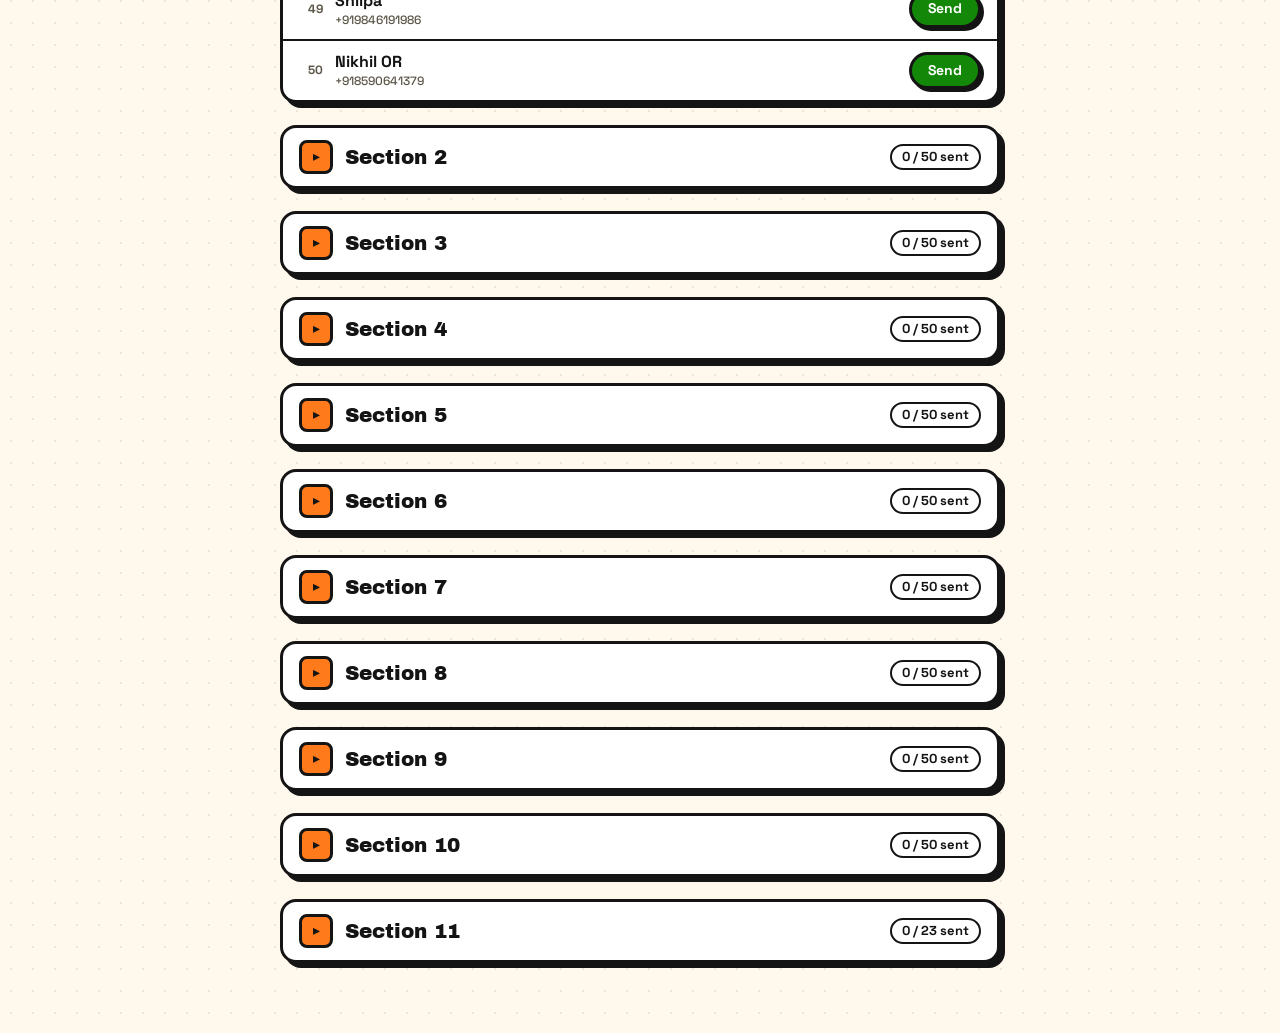
<file: palakkad/index.html>
<!doctype html>
<html lang="en">
<head>
<meta charset="utf-8">
<meta name="viewport" content="width=device-width, initial-scale=1">
<title>Palakkad · WhatsApp Sender</title>
<link rel="preconnect" href="https://fonts.googleapis.com">
<link rel="preconnect" href="https://fonts.gstatic.com" crossorigin>
<link href="https://fonts.googleapis.com/css2?family=Archivo+Black&family=Space+Grotesk:wght@400;500;700&family=Noto+Sans+Malayalam:wght@500;700&display=swap" rel="stylesheet">
<link rel="stylesheet" href="../assets/style.css">
</head>
<body data-root="../" data-district="palakkad">
<div class="strip"></div>
<div id="app"><noscript>This page needs JavaScript.</noscript></div>
<script src="../assets/app.js"></script>
</body>
</html>
</file>
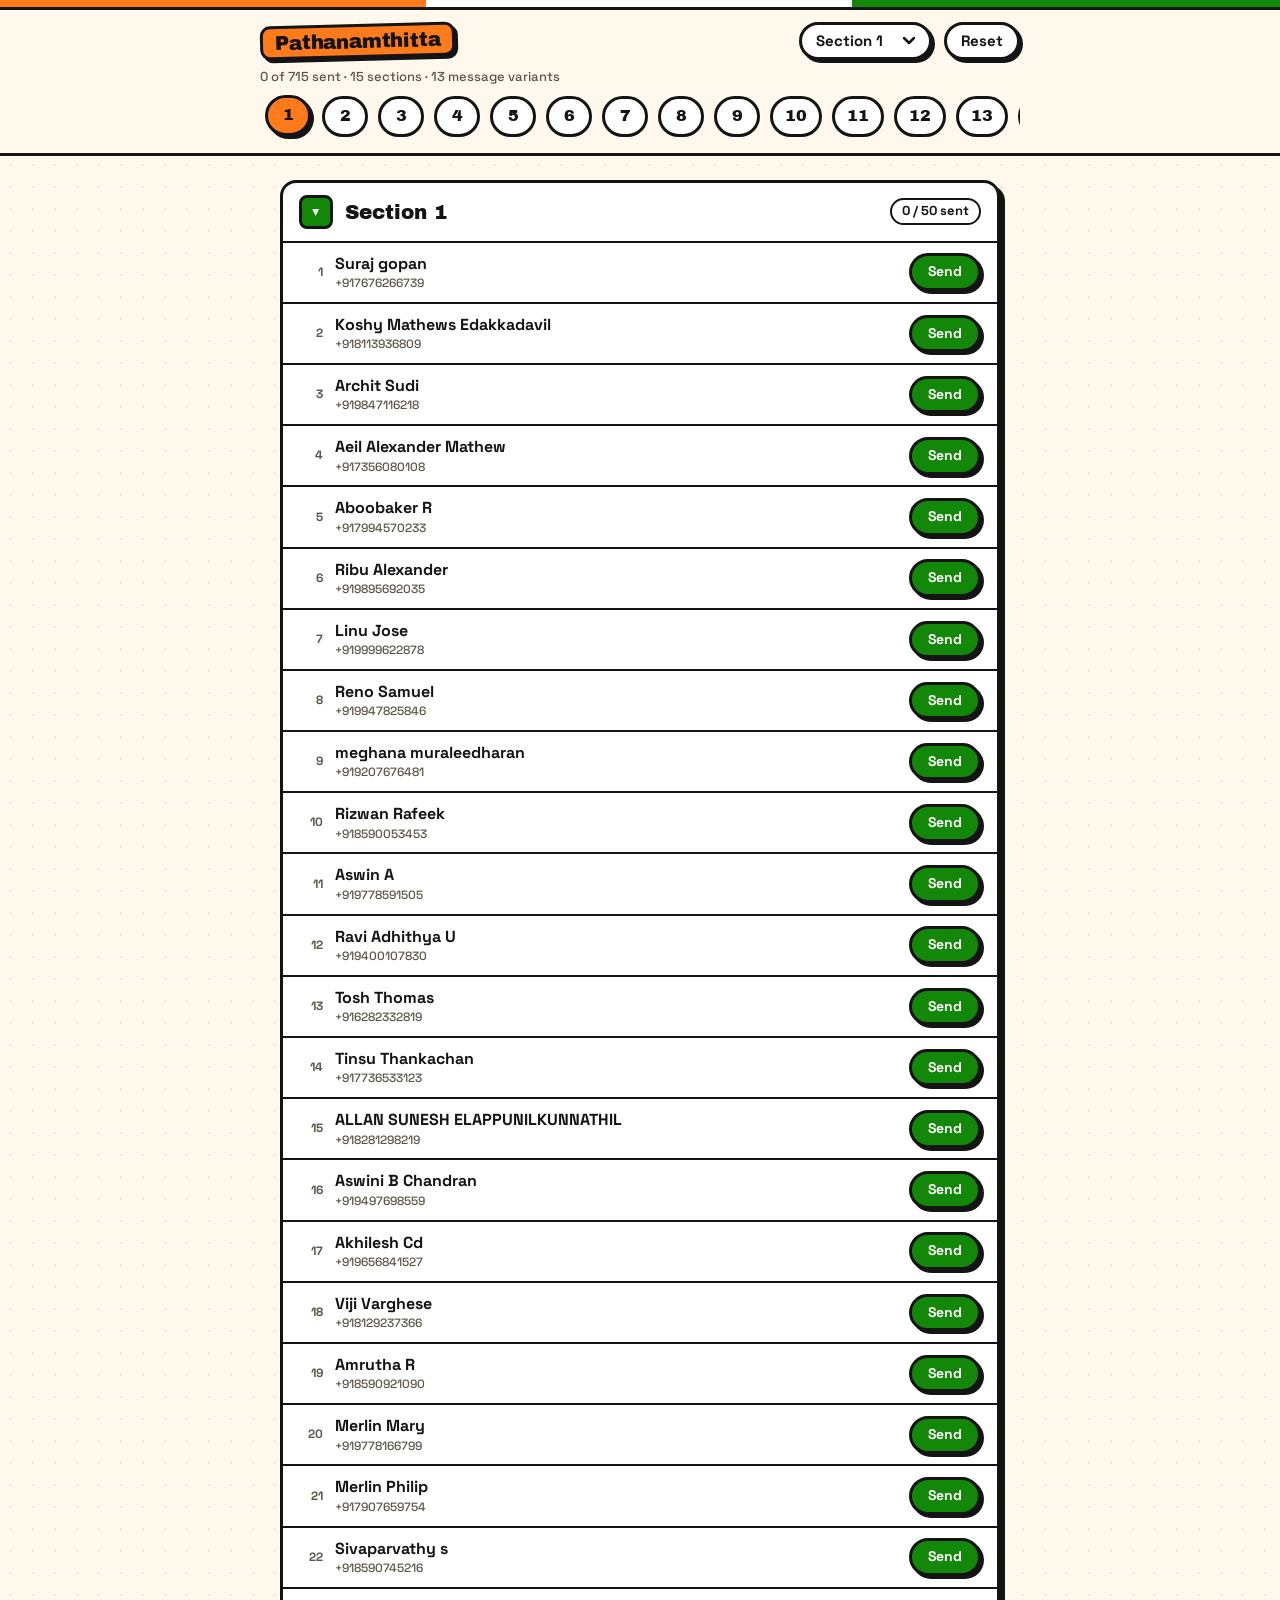
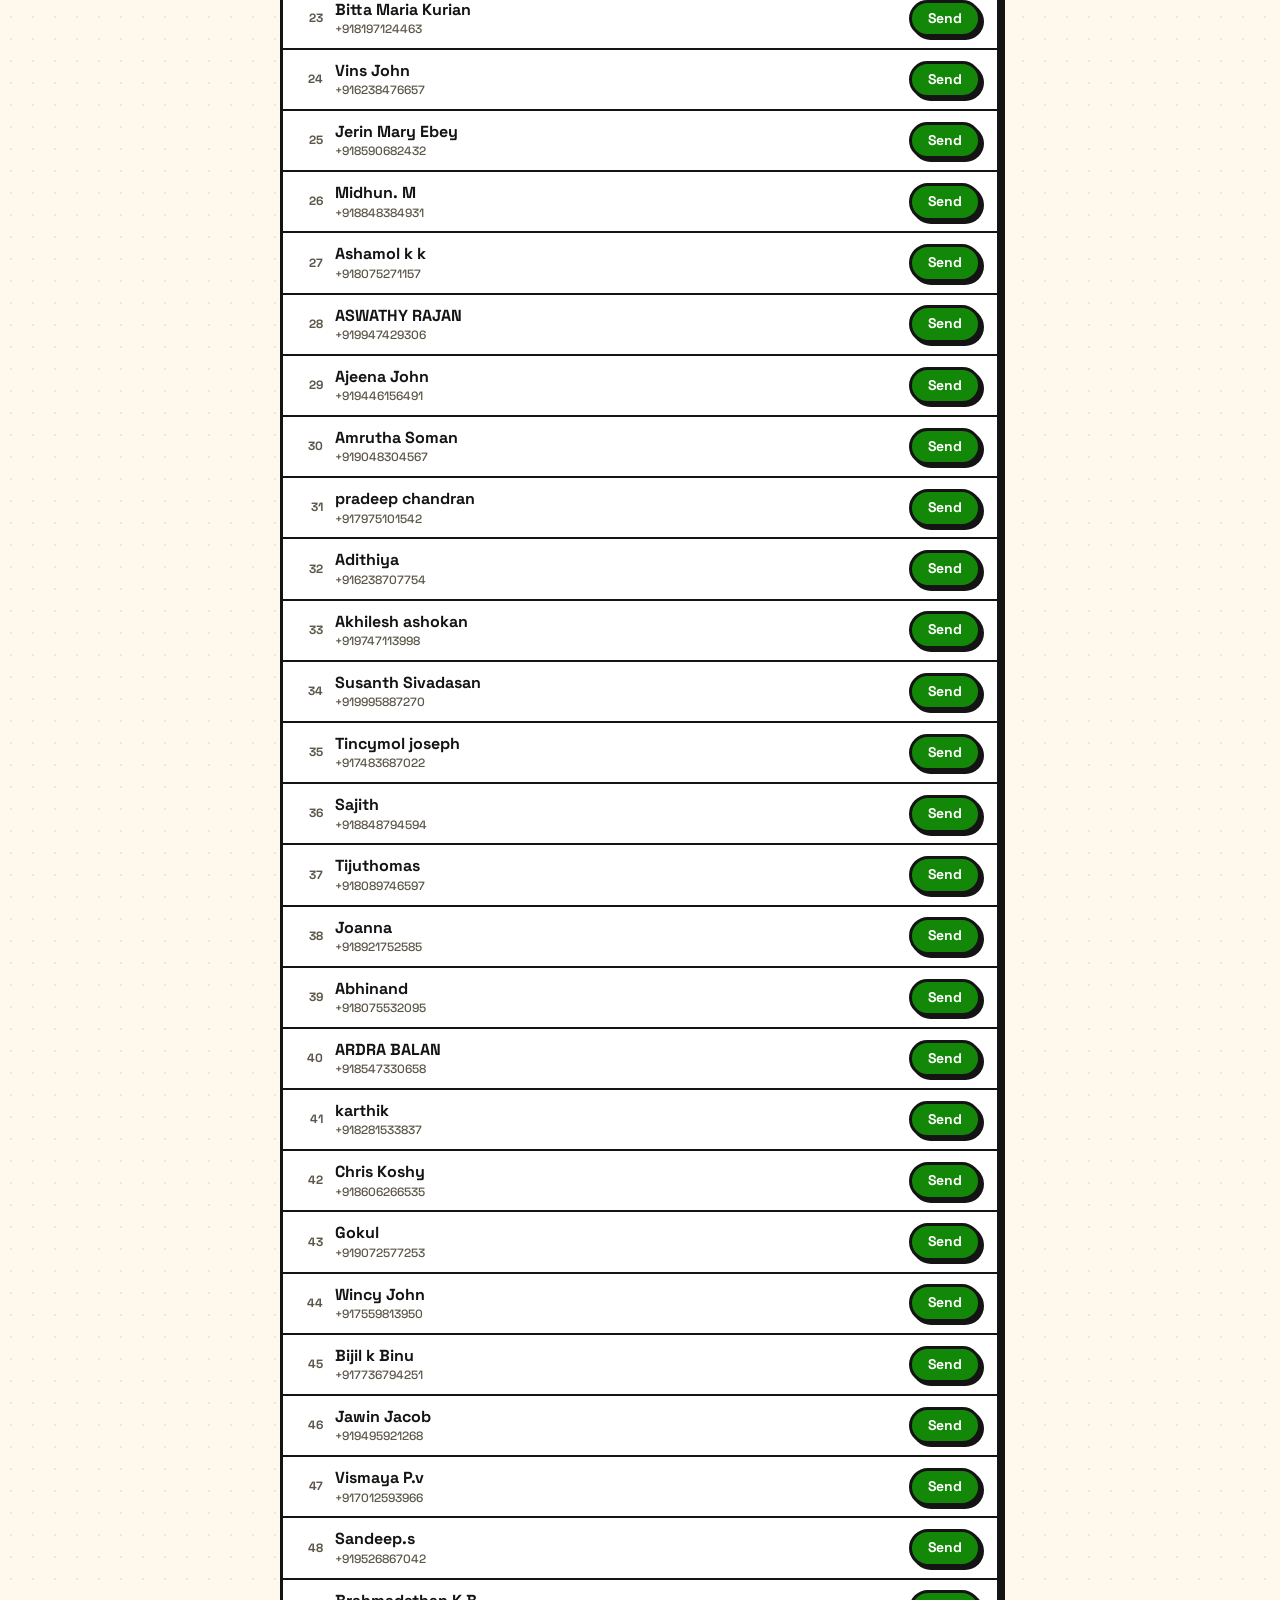
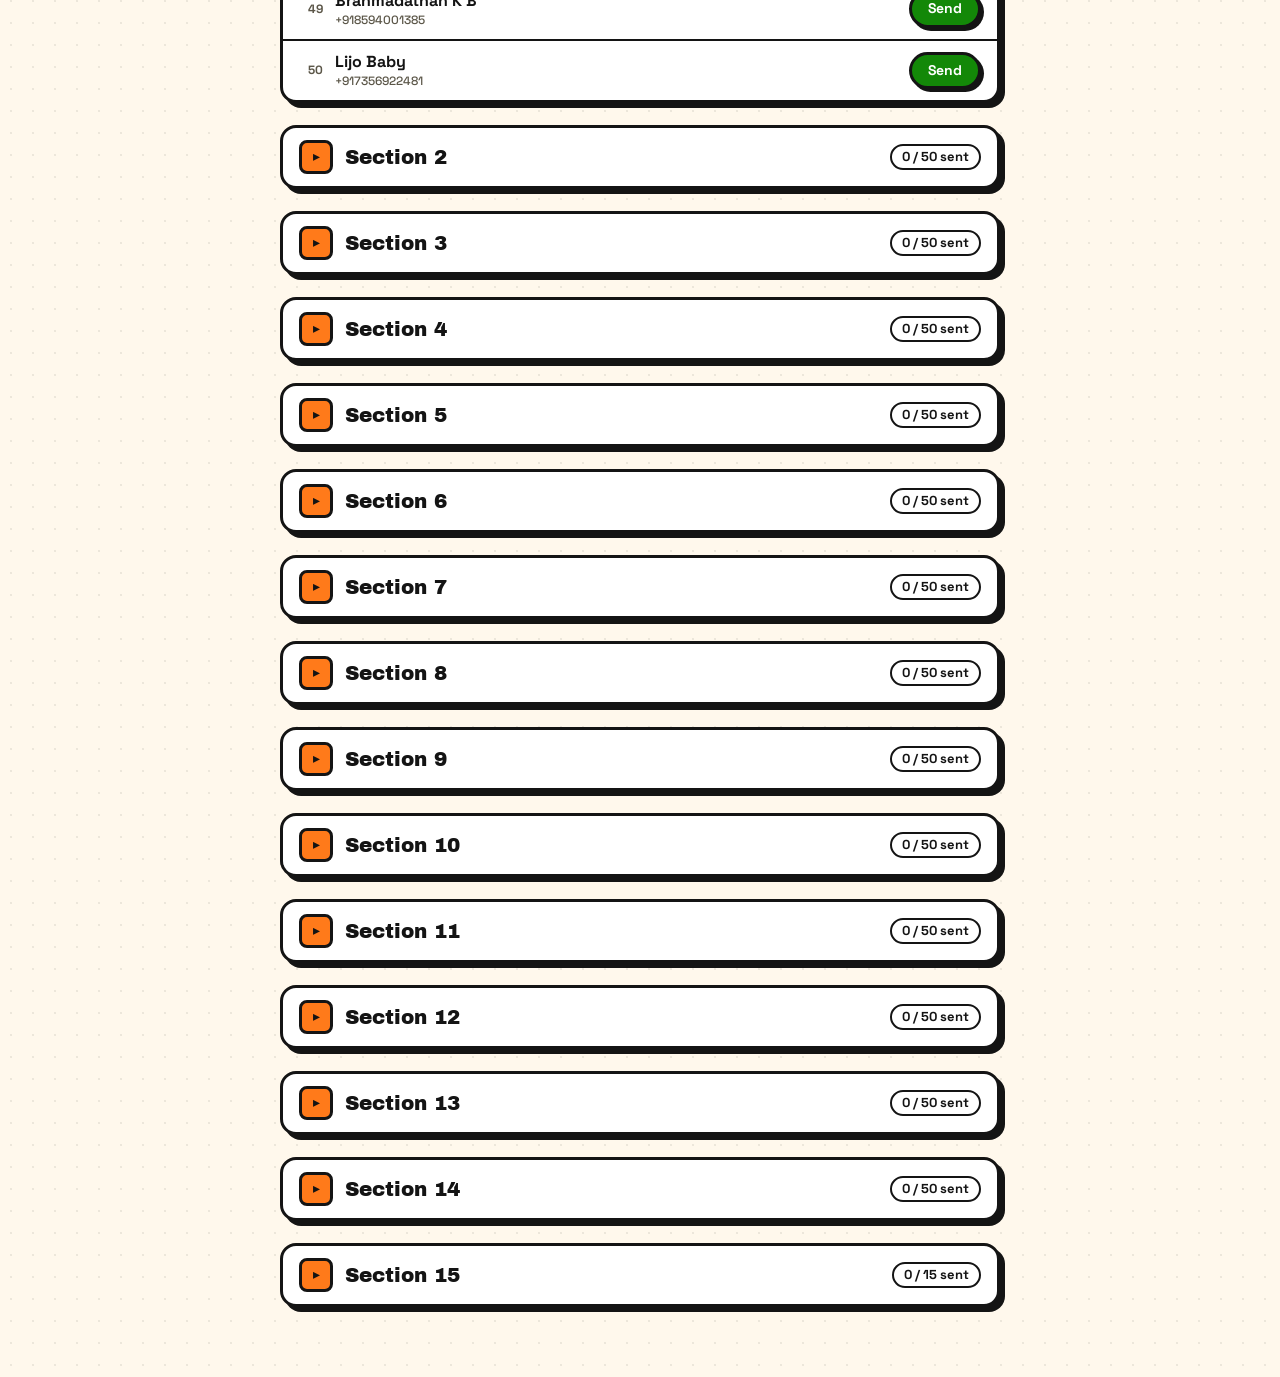
<file: pathanamthitta/index.html>
<!doctype html>
<html lang="en">
<head>
<meta charset="utf-8">
<meta name="viewport" content="width=device-width, initial-scale=1">
<title>Pathanamthitta · WhatsApp Sender</title>
<link rel="preconnect" href="https://fonts.googleapis.com">
<link rel="preconnect" href="https://fonts.gstatic.com" crossorigin>
<link href="https://fonts.googleapis.com/css2?family=Archivo+Black&family=Space+Grotesk:wght@400;500;700&family=Noto+Sans+Malayalam:wght@500;700&display=swap" rel="stylesheet">
<link rel="stylesheet" href="../assets/style.css">
</head>
<body data-root="../" data-district="pathanamthitta">
<div class="strip"></div>
<div id="app"><noscript>This page needs JavaScript.</noscript></div>
<script src="../assets/app.js"></script>
</body>
</html>
</file>
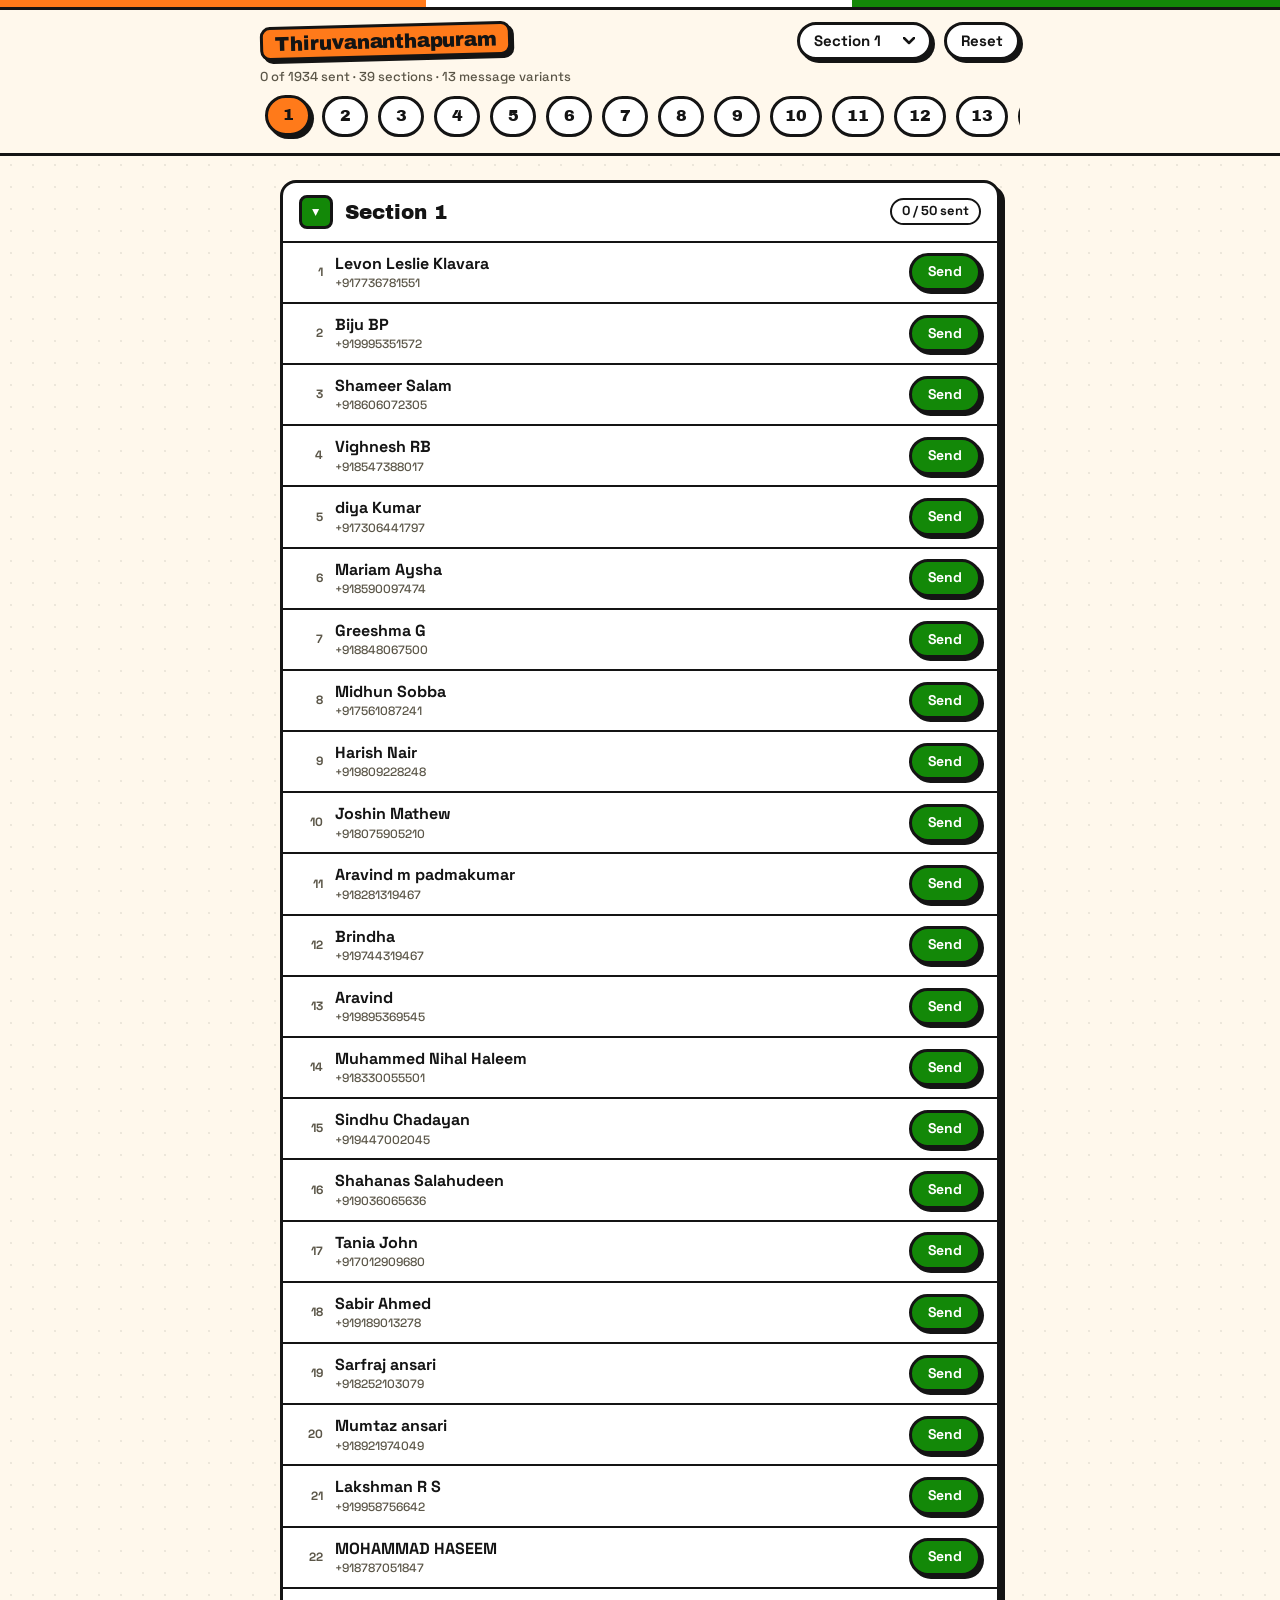
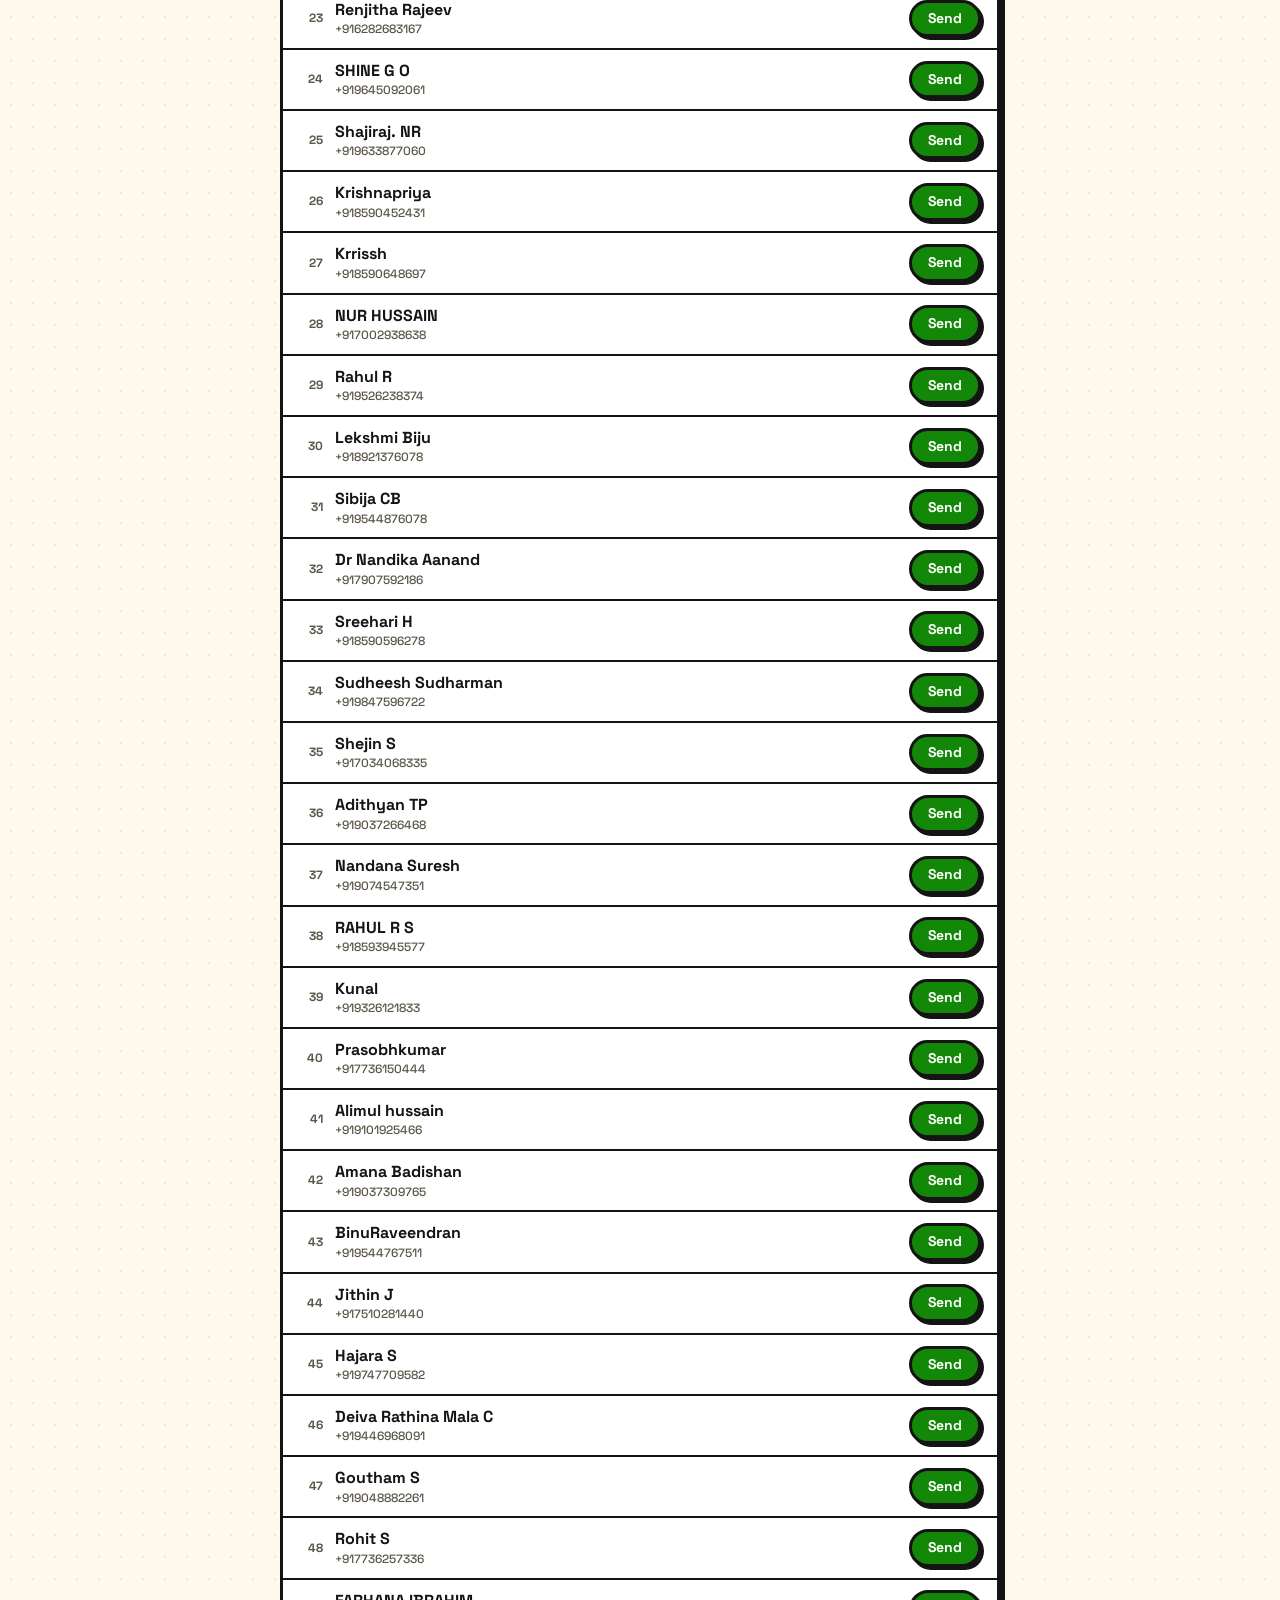
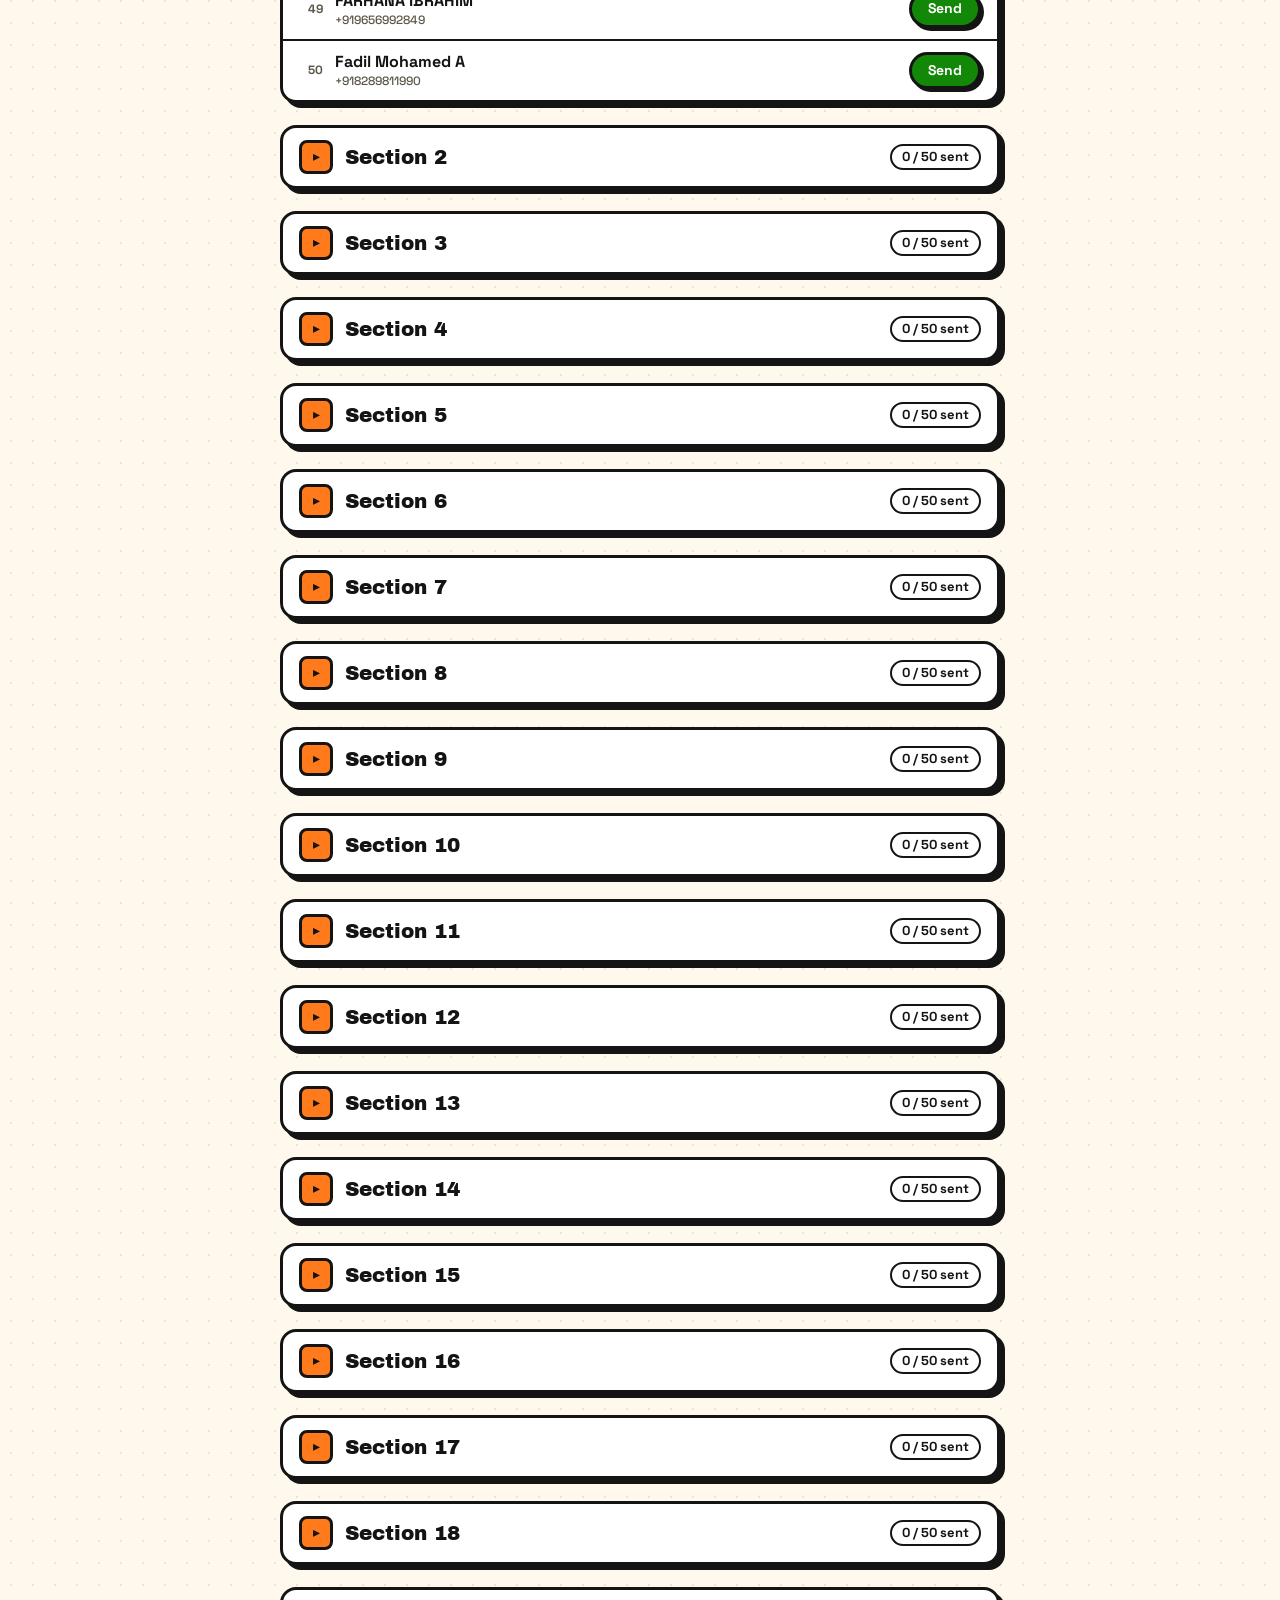
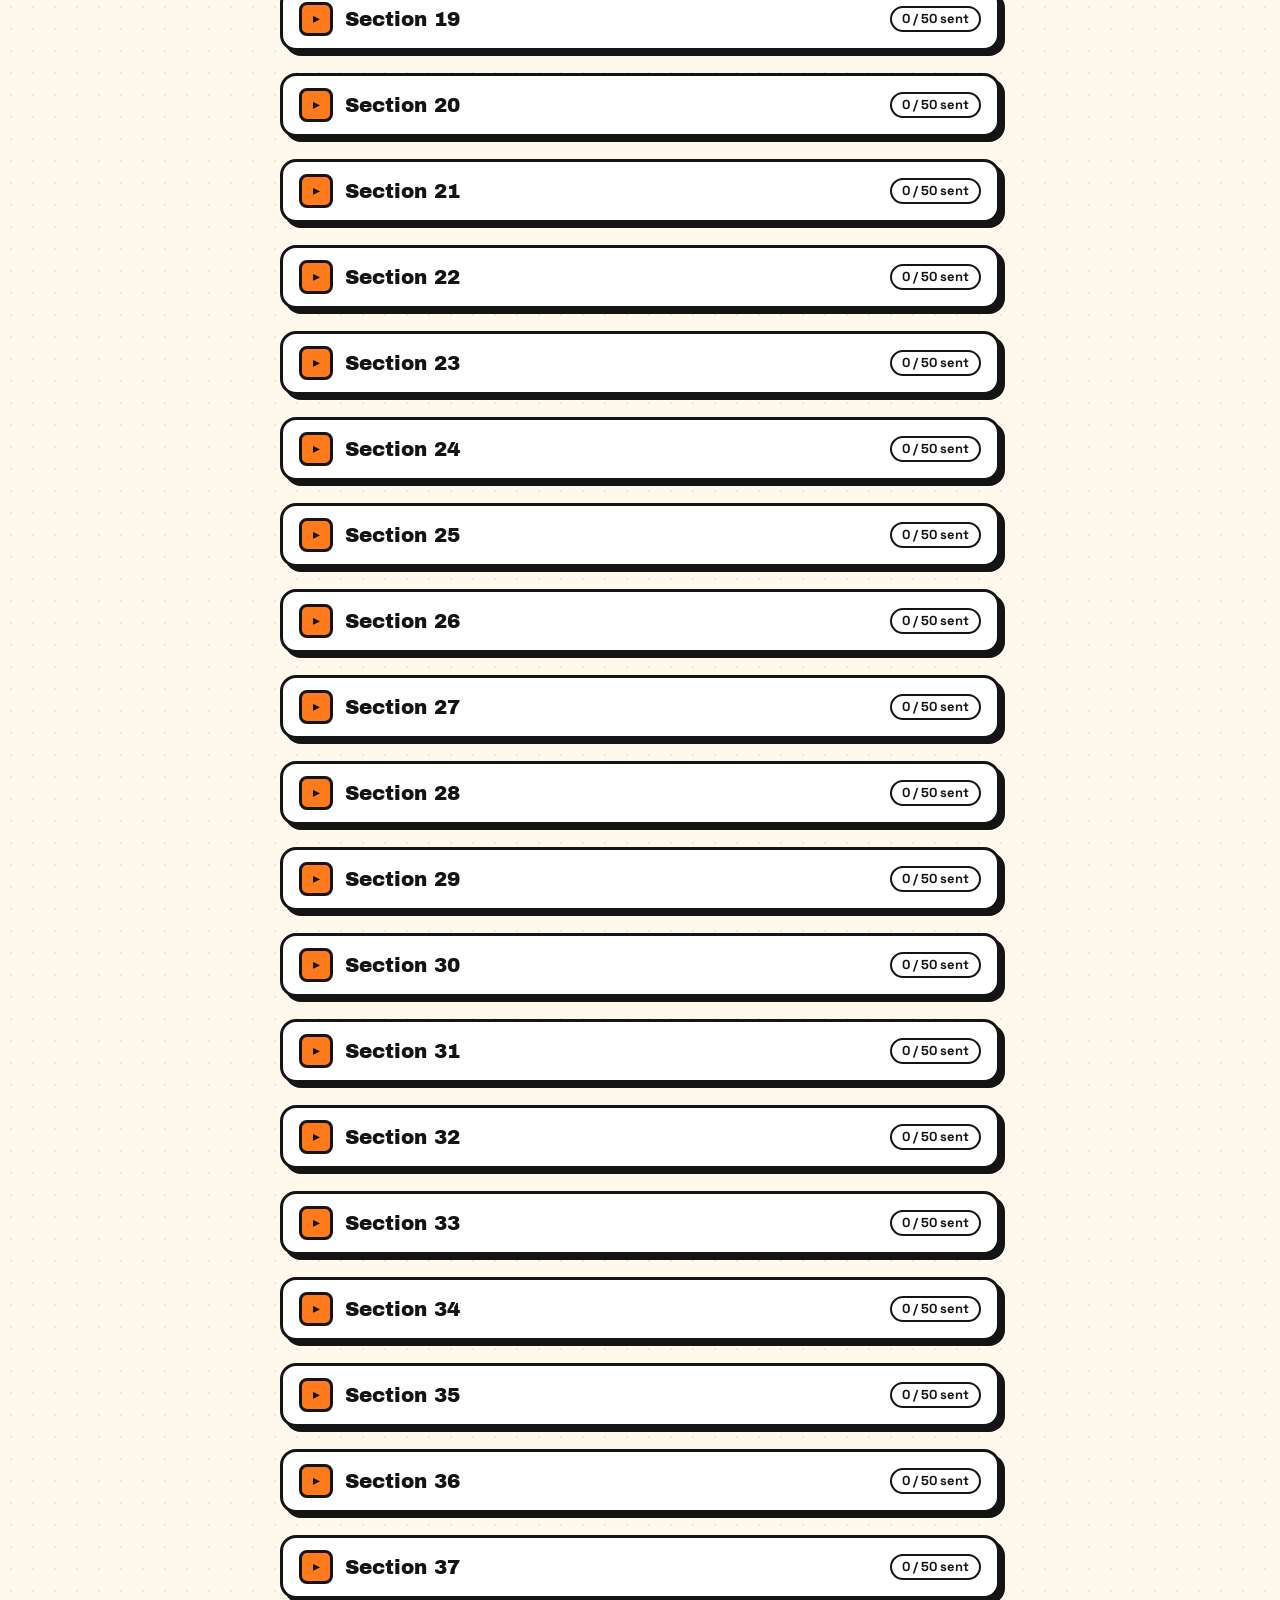
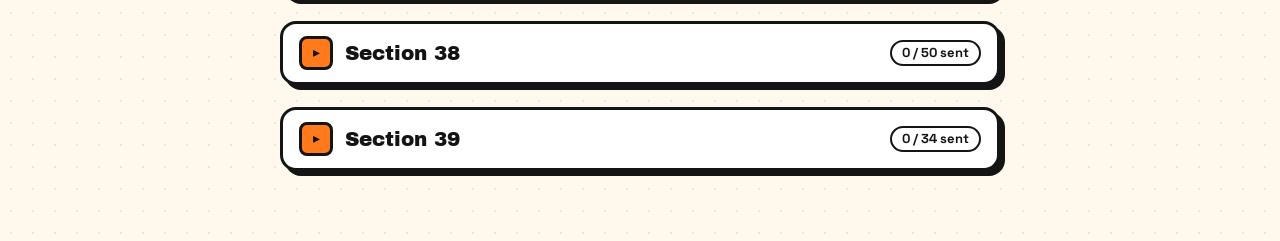
<file: thiruvananthapuram/index.html>
<!doctype html>
<html lang="en">
<head>
<meta charset="utf-8">
<meta name="viewport" content="width=device-width, initial-scale=1">
<title>Thiruvananthapuram · WhatsApp Sender</title>
<link rel="preconnect" href="https://fonts.googleapis.com">
<link rel="preconnect" href="https://fonts.gstatic.com" crossorigin>
<link href="https://fonts.googleapis.com/css2?family=Archivo+Black&family=Space+Grotesk:wght@400;500;700&family=Noto+Sans+Malayalam:wght@500;700&display=swap" rel="stylesheet">
<link rel="stylesheet" href="../assets/style.css">
</head>
<body data-root="../" data-district="thiruvananthapuram">
<div class="strip"></div>
<div id="app"><noscript>This page needs JavaScript.</noscript></div>
<script src="../assets/app.js"></script>
</body>
</html>
</file>
<file: assets/style.css>
:root {
  --bg: #fff8ec;          /* warm paper */
  --ink: #141414;
  --saffron: #ff7a1a;
  --saffron-d: #e56300;
  --green: #138808;
  --green-l: #1fbf4a;
  --card: #ffffff;
  --muted: #5b5648;
  --sent-bg: #fff3dd;
  --shadow: 5px 5px 0 var(--ink);
}
* { box-sizing: border-box; }
body {
  margin: 0; background: var(--bg); color: var(--ink);
  font: 16px/1.4 "Space Grotesk", "Noto Sans Malayalam", system-ui, sans-serif;
  background-image: radial-gradient(rgba(20,20,20,.08) 1.2px, transparent 1.2px);
  background-size: 22px 22px;
}

/* tricolour strip */
.strip { height: 10px; background: linear-gradient(90deg, var(--saffron) 33.3%, #fff 33.3% 66.6%, var(--green) 66.6%); border-bottom: 3px solid var(--ink); }

/* header */
header { position: sticky; top: 0; z-index: 20; background: var(--bg); border-bottom: 3px solid var(--ink); padding: 12px 16px 6px; }
.bar { max-width: 760px; margin: 0 auto; display: flex; gap: 10px 12px; align-items: center; flex-wrap: wrap; }
h1 {
  font-family: "Archivo Black", sans-serif; font-weight: 400; font-size: 20px; line-height: 1.2; letter-spacing: -.2px;
  margin: 0 auto 0 0; padding: 2px 12px; white-space: nowrap;
  background: var(--saffron); border: 3px solid var(--ink); border-radius: 10px;
  box-shadow: 3px 3px 0 var(--ink); transform: rotate(-1.5deg);
}
select, .ghost {
  font: 700 15px/1.2 "Space Grotesk", "Noto Sans Malayalam", system-ui, sans-serif;
  padding: 7px 14px; border: 3px solid var(--ink); border-radius: 999px;
  background: #fff; color: var(--ink); box-shadow: 3px 3px 0 var(--ink); cursor: pointer;
  transition: transform .1s, box-shadow .1s, background .1s;
}
a.ghost { display: inline-block; text-decoration: none; }
select {
  appearance: none; -webkit-appearance: none; padding-right: 36px;
  background-image: url("data:image/svg+xml,%3Csvg xmlns='http://www.w3.org/2000/svg' viewBox='0 0 12 8'%3E%3Cpath d='M1 1l5 5 5-5' fill='none' stroke='%23141414' stroke-width='2.5' stroke-linecap='round' stroke-linejoin='round'/%3E%3C/svg%3E");
  background-repeat: no-repeat; background-position: right 14px center; background-size: 12px 8px;
}
select:hover, .ghost:hover { transform: translate(2px,2px); box-shadow: 1px 1px 0 var(--ink); }
.ghost:hover { background: var(--saffron); }
.stats { max-width: 760px; margin: 8px auto 0; color: var(--muted); font-size: 13px; font-weight: 500; }
.chips {
  max-width: 760px; margin: 6px auto 0; display: flex; gap: 10px; overflow-x: auto; padding: 4px 6px 10px;
  scrollbar-width: thin; scrollbar-color: var(--ink) transparent;
}
.chip {
  flex: 0 0 auto; min-width: 46px; text-align: center; padding: 6px 12px; border-radius: 999px;
  border: 3px solid var(--ink); background: #fff; color: var(--ink);
  font: 16px/1.4 "Archivo Black", sans-serif; cursor: pointer;
  transition: transform .1s, box-shadow .1s, background .1s;
}
.chip:hover { background: #ffe2c4; }
.chip.active { background: var(--saffron); box-shadow: 3px 3px 0 var(--ink); transform: translate(-1px,-1px); }
.chip.done { background: var(--green); color: #fff; }

/* main column */
main { max-width: 760px; margin: 0 auto; padding: 24px 20px 48px; }
.lead { margin: 0 0 22px; color: var(--muted); font-weight: 500; }

/* district list (home page) */
.districts { display: grid; grid-template-columns: repeat(auto-fill, minmax(220px, 1fr)); gap: 20px; }
.district {
  display: flex; align-items: center; justify-content: space-between; gap: 12px; padding: 14px 16px;
  background: var(--card); color: var(--ink); text-decoration: none;
  border: 3px solid var(--ink); border-radius: 16px; box-shadow: var(--shadow);
  font-family: "Archivo Black", sans-serif; font-size: 20px; line-height: 1.2;
  transition: transform .1s, box-shadow .1s, background .1s;
}
.district::after {
  content: "→"; display: grid; place-items: center; flex: none; width: 28px; height: 28px;
  border: 3px solid var(--ink); border-radius: 8px; background: var(--saffron);
  font-size: 14px; line-height: 1;
}
.district:hover { background: #ffe2c4; transform: translate(3px,3px); box-shadow: 2px 2px 0 var(--ink); }

/* error box */
.notice { padding: 14px 16px; background: #fff; border: 3px solid var(--ink); border-radius: 16px; box-shadow: var(--shadow); margin-bottom: 22px; }

/* sections */
details {
  background: var(--card); border: 3px solid var(--ink); border-radius: 16px; box-shadow: var(--shadow);
  margin-bottom: 22px; overflow: hidden; scroll-margin-top: 190px;
}
summary {
  cursor: pointer; padding: 12px 16px; display: flex; align-items: center; list-style: none;
  font-family: "Archivo Black", sans-serif; font-size: 20px;
}
summary::-webkit-details-marker { display: none; }
summary::before {
  content: "▸"; display: grid; place-items: center; flex: none; width: 28px; height: 28px; margin-right: 12px;
  border: 3px solid var(--ink); border-radius: 8px; background: var(--saffron);
  font-size: 14px; line-height: 1; transition: transform .15s, background .15s;
}
details[open] summary::before { transform: rotate(90deg); background: var(--green); color: #fff; }
summary .count {
  margin-left: auto; padding: 2px 10px; white-space: nowrap; background: #fff;
  border: 2px solid var(--ink); border-radius: 999px;
  font: 700 13px/1.4 "Space Grotesk", "Noto Sans Malayalam", system-ui, sans-serif; color: var(--ink);
}

/* contact rows */
.row { display: flex; align-items: center; gap: 12px; padding: 10px 16px; border-top: 2px solid var(--ink); }
.row .idx { color: var(--muted); font-size: 12px; font-weight: 700; width: 24px; text-align: right; flex: 0 0 auto; }
.row .name { flex: 1 1 auto; min-width: 0; overflow: hidden; text-overflow: ellipsis; font-weight: 700; }
.row .num { display: block; color: var(--muted); font-size: 12px; font-weight: 500; }
.row.sent { background: var(--sent-bg); }
.row.sent .name { color: var(--muted); }
.send {
  flex: 0 0 auto; background: var(--green); color: #fff; text-decoration: none; padding: 6px 16px;
  border: 3px solid var(--ink); border-radius: 999px; font-weight: 700; font-size: 14px;
  box-shadow: 3px 3px 0 var(--ink); transition: transform .1s, box-shadow .1s, background .1s;
}
.send:hover { background: var(--green-l); color: var(--ink); transform: translate(2px,2px); box-shadow: 1px 1px 0 var(--ink); }
.row.sent .send { background: transparent; color: var(--muted); border-style: dashed; box-shadow: none; }
.row.sent .send:hover { background: #fff; transform: none; }
.row.sent .send::after { content: " ✓"; }

/* focus */
select:focus-visible, .ghost:focus-visible, .chip:focus-visible, .send:focus-visible, .district:focus-visible { outline: 3px dashed var(--saffron); outline-offset: 3px; }
summary:focus-visible { outline: 3px dashed var(--saffron); outline-offset: -6px; }

@media (max-width: 560px) {
  header { padding: 10px 12px 4px; }
  .bar { gap: 6px 8px; }
  h1 { font-size: 15px; padding: 2px 8px; }
  select, .ghost { font-size: 13px; padding: 5px 8px; }
  select { padding-right: 26px; background-position: right 9px center; }
  main { padding: 20px 14px 40px; }
  summary { font-size: 17px; padding: 10px 12px; }
  .row { padding: 10px 12px; gap: 10px; }
  .districts { gap: 16px; }
}
@media (prefers-reduced-motion: reduce) { * { transition: none !important; } }
</file>
